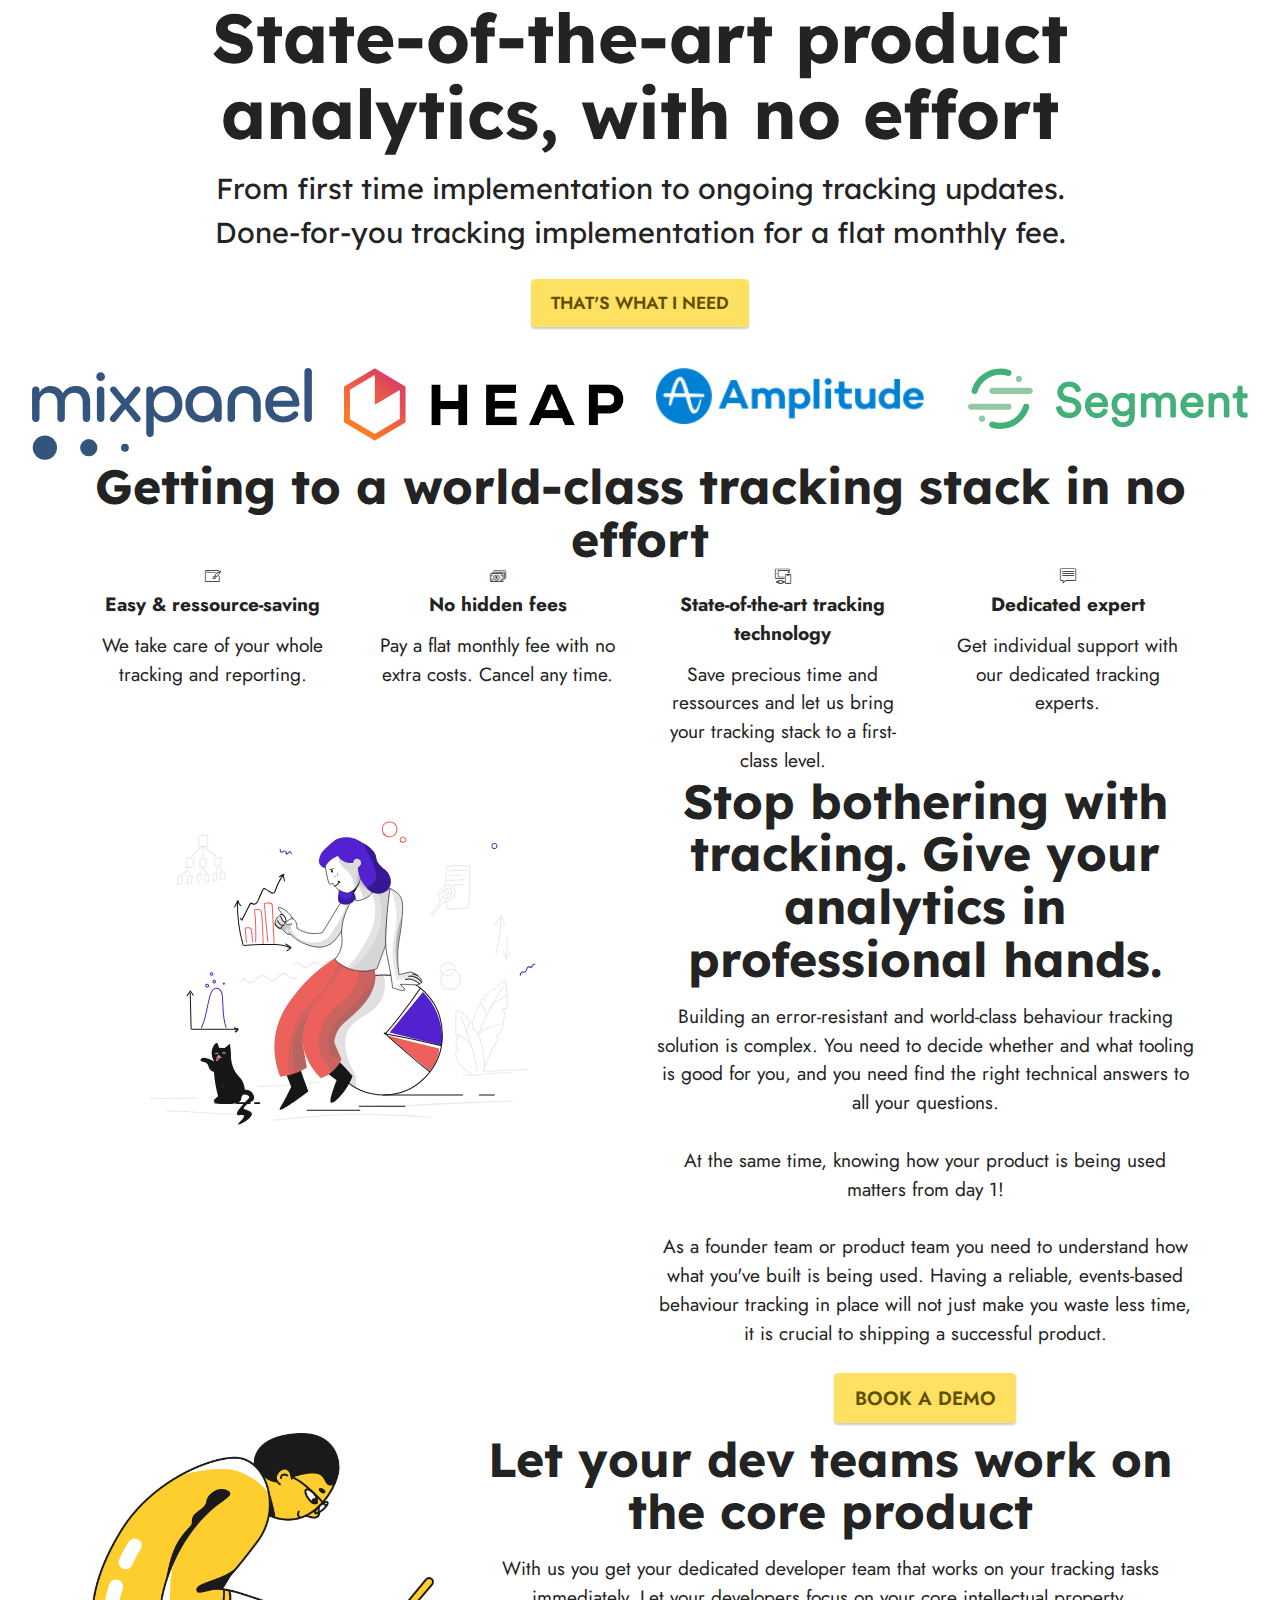
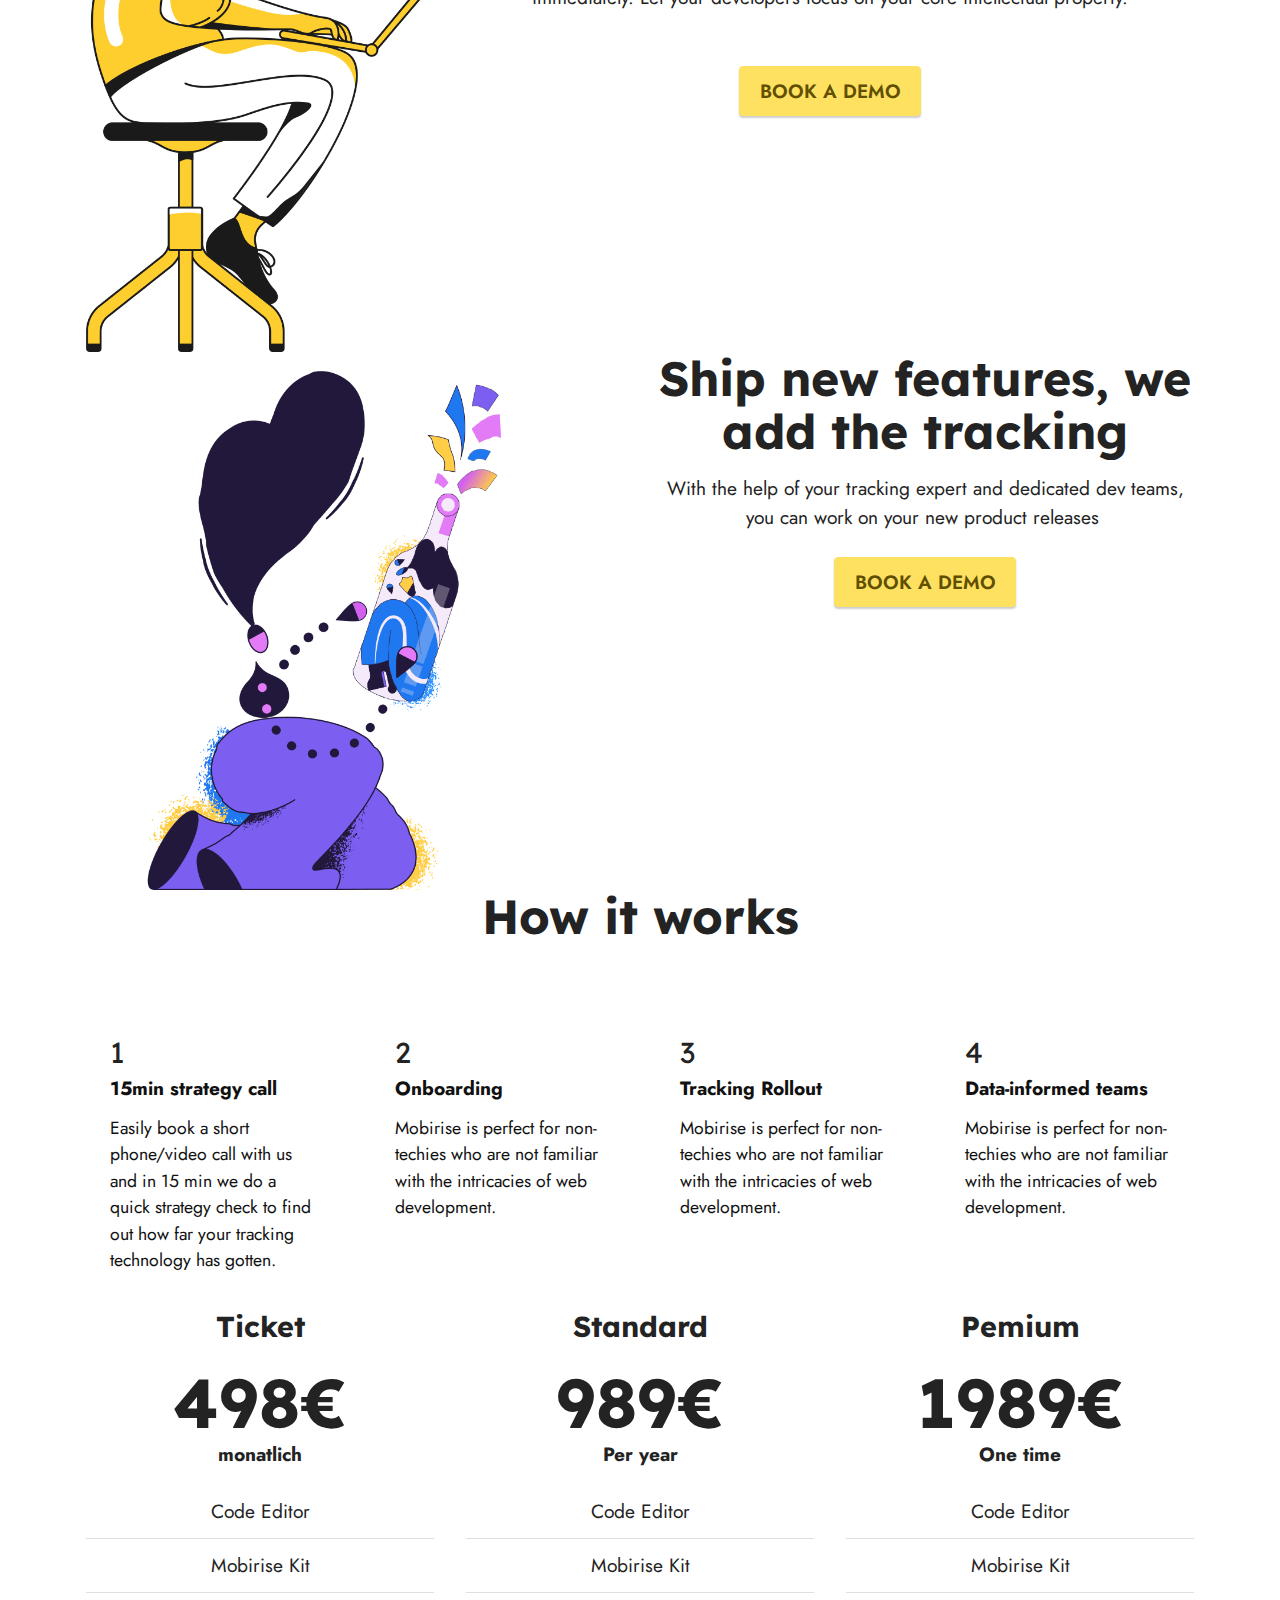
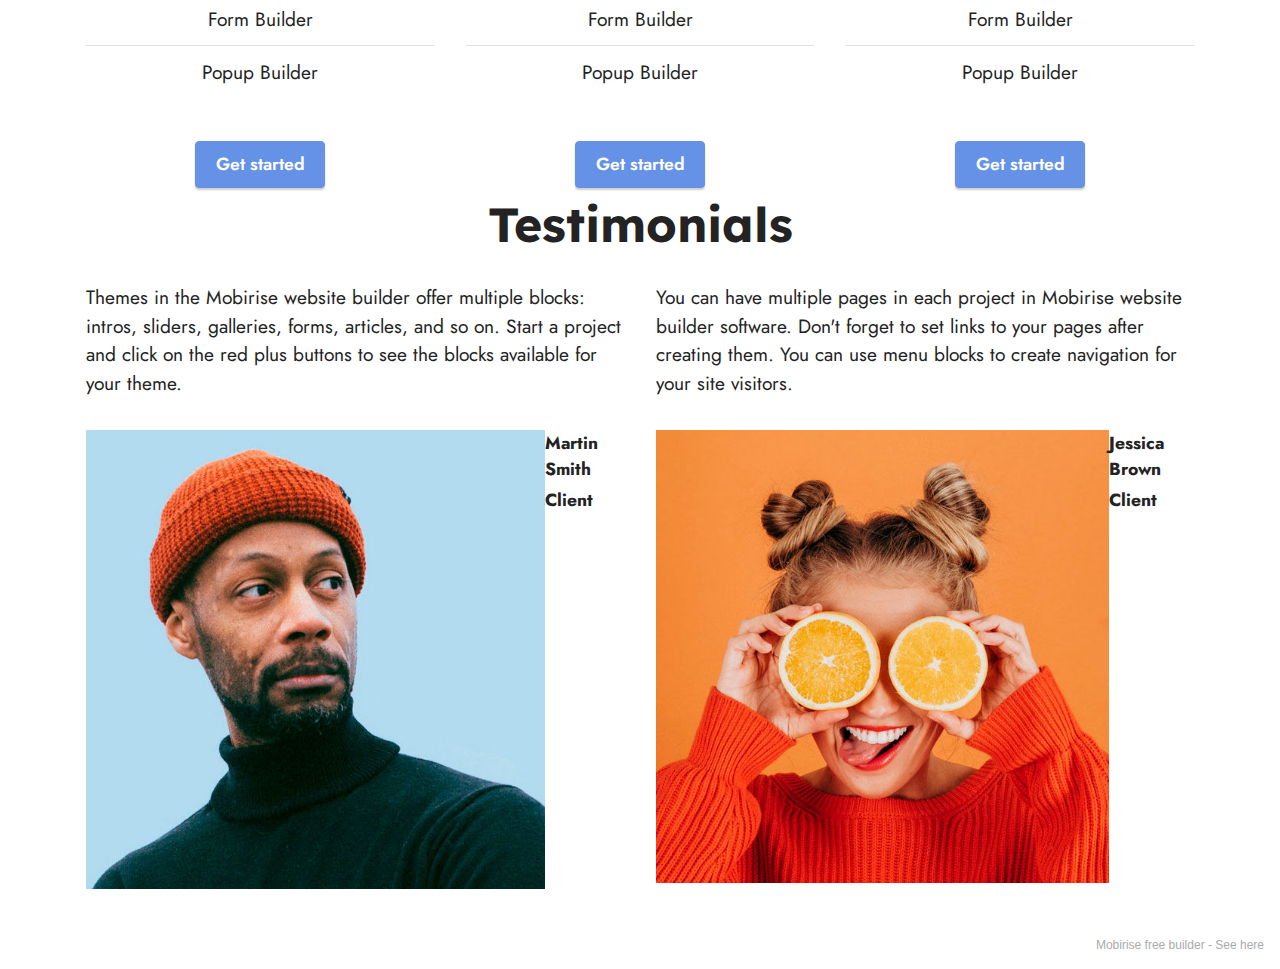
<file: index.html>
<!DOCTYPE html>
<html  >
<head>
  <!-- Site made with Mobirise Website Builder v5.2.0, https://mobirise.com -->
  <meta charset="UTF-8">
  <meta http-equiv="X-UA-Compatible" content="IE=edge">
  <meta name="generator" content="Mobirise v5.2.0, mobirise.com">
  <meta name="viewport" content="width=device-width, initial-scale=1, minimum-scale=1">
  <link rel="shortcut icon" href="assets/images/logo5.png" type="image/x-icon">
  <meta name="description" content="">
  
  
  <title>Home</title>
  <link rel="stylesheet" href="assets/web/assets/mobirise-icons2/mobirise2.css">
  <link rel="stylesheet" href="assets/web/assets/mobirise-icons/mobirise-icons.css">
  <link rel="stylesheet" href="assets/tether/tether.min.css">
  <link rel="stylesheet" href="assets/bootstrap/css/bootstrap.min.css">
  <link rel="stylesheet" href="assets/bootstrap/css/bootstrap-grid.min.css">
  <link rel="stylesheet" href="assets/bootstrap/css/bootstrap-reboot.min.css">
  <link rel="stylesheet" href="assets/theme/css/style.css">
  <link rel="preload" as="style" href="assets/mobirise/css/mbr-additional.css"><link rel="stylesheet" href="assets/mobirise/css/mbr-additional.css" type="text/css">
  
  
  
  
</head>
<body>
  
  <section class="header10 cid-st36Om0r8w" id="header10-0">

    

    

    <div class="align-center container-fluid">
        <div class="row justify-content-center">
            <div class="col-md-12 col-lg-9">
                <h1 class="mbr-section-title mbr-fonts-style mb-3 display-1"><strong>State-of-the-art product analytics, with no effort</strong></h1>
                <p class="mbr-text mbr-fonts-style display-5">From first time implementation to ongoing tracking updates. Done-for-you tracking implementation for a flat monthly fee.</p>
                <div class="mbr-section-btn mt-3"><a class="btn btn-warning display-4" href="https://calendly.com/christianseidel-cs/introduction" target="_blank">THAT'S WHAT I NEED</a></div>
                
            </div>
        </div>
    </div>
</section>

<section class="clients1 cid-st3fCivnCj" id="clients1-1">
    
    <div class="images-container container-fluid">
        <div class="mbr-section-head">
            
            
            
        </div>
        <div class="row justify-content-center mt-4">
            <div class="col-md-3 card">
                <img src="assets/images/mixpanel.svg" alt="">
            </div>
            <div class="col-md-3 card">
                <img src="assets/images/heap-logo.png" alt="">
            </div>
            <div class="col-md-3 card">
                <img src="assets/images/256px-amplitude-logo.svg.png" alt="">
            </div>
            <div class="col-md-3 card">
                <img src="assets/images/segment-vector-logo-2.svg" alt="">
            </div>
            
            
            
            
        </div>
    </div>
</section>

<section class="features1 cid-st3gZe4oXg" id="features1-2">
    

    
    <div class="container">
        <div class="row">
            <div class="col-12">
                <h3 class="mbr-section-title mbr-fonts-style align-center mb-0 display-2">
                    <strong>Getting to a world-class tracking stack in no effort</strong></h3>
                
            </div>
        </div>
        <div class="row">
            <div class="card col-12 col-md-6 col-lg-3">
                <div class="card-wrapper">
                    <div class="card-box align-center">
                        <div class="iconfont-wrapper">
                            <span class="mbr-iconfont mbri-website-theme"></span>
                        </div>
                        <h5 class="card-title mbr-fonts-style display-7"><strong>Easy &amp; ressource-saving</strong></h5>
                        <p class="card-text mbr-fonts-style display-7">We take care of your whole tracking and reporting.</p>
                    </div>
                </div>
            </div>
            <div class="card col-12 col-md-6 col-lg-3">
                <div class="card-wrapper">
                    <div class="card-box align-center">
                        <div class="iconfont-wrapper">
                            <span class="mbr-iconfont mbri-cash"></span>
                        </div>
                        <h5 class="card-title mbr-fonts-style display-7"><strong>No hidden fees</strong></h5>
                        <p class="card-text mbr-fonts-style display-7">Pay a flat monthly fee with no extra costs. Cancel any time.</p>
                    </div>
                </div>
            </div>
            <div class="card col-12 col-md-6 col-lg-3">
                <div class="card-wrapper">
                    <div class="card-box align-center">
                        <div class="iconfont-wrapper">
                            <span class="mbr-iconfont mbri-devices"></span>
                        </div>
                        <h5 class="card-title mbr-fonts-style display-7"><strong>State-of-the-art tracking technology</strong></h5>
                        <p class="card-text mbr-fonts-style display-7">Save precious time and ressources and let us bring your tracking stack to a first-class level.</p>
                    </div>
                </div>
            </div>
            <div class="card col-12 col-md-6 col-lg-3">
                <div class="card-wrapper">
                    <div class="card-box align-center">
                        <div class="iconfont-wrapper">
                            <span class="mbr-iconfont mbri-chat"></span>
                        </div>
                        <h5 class="card-title mbr-fonts-style display-7"><strong>Dedicated expert</strong></h5>
                        <p class="card-text mbr-fonts-style display-7">Get individual support with our dedicated tracking experts.</p>
                    </div>
                </div>
            </div>
        </div>
    </div>
</section>

<section class="header11 cid-st3oOfllPC" id="header11-5">

    

    

    <div class="container">
        <div class="row justify-content-center">
            <div class="col-12 col-md-6 image-wrapper">
                <img class="w-100" src="assets/images/pixeltrue-data-analyse-1.svg" alt="Mobirise">
            </div>
            <div class="col-12 col-md">
                <div class="text-wrapper text-center">
                    <h1 class="mbr-section-title mbr-fonts-style mb-3 display-2"><strong>Stop bothering with tracking. Give your analytics in professional hands.</strong><strong><br></strong></h1>
                    <p class="mbr-text mbr-fonts-style display-7">Building an error-resistant and world-class behaviour tracking solution is complex. You need to decide whether and what tooling is good for you, and you need find the right technical answers to all your questions.<br><br>At the same time, knowing how your product is being used matters from day 1!<br><br>As a founder team or product team you need to understand how what you've built is being used. Having a reliable, events-based behaviour tracking in place will not just make you waste less time, it is crucial to shipping a successful product.</p>
                    <div class="mbr-section-btn mt-3"><a class="btn btn-warning display-7" href="https://mobiri.se">BOOK A DEMO</a></div>
                </div>
            </div>
        </div>
    </div>
</section>

<section class="header11 cid-st3scWpS1b" id="header11-7">

    

    

    <div class="container">
        <div class="row justify-content-center">
            <div class="col-12 col-md-4 image-wrapper">
                <img class="w-100" src="assets/images/taxi-579.png" alt="Mobirise">
            </div>
            <div class="col-12 col-md">
                <div class="text-wrapper text-center">
                    <h1 class="mbr-section-title mbr-fonts-style mb-3 display-2"><strong>Let your dev teams work on the core product</strong></h1>
                    <p class="mbr-text mbr-fonts-style display-7">With us you get your dedicated developer team that works on your tracking tasks immediately. Let your developers focus on your core intellectual property.<br><br></p>
                    <div class="mbr-section-btn mt-3"><a class="btn btn-warning display-7" href="https://mobiri.se">BOOK A DEMO</a></div>
                </div>
            </div>
        </div>
    </div>
</section>

<section class="header11 cid-st3tDB5MB9" id="header11-8">

    

    

    <div class="container">
        <div class="row justify-content-center">
            <div class="col-12 col-md-6 image-wrapper">
                <img class="w-100" src="assets/images/conifer-243.png" alt="Mobirise">
            </div>
            <div class="col-12 col-md">
                <div class="text-wrapper text-center">
                    <h1 class="mbr-section-title mbr-fonts-style mb-3 display-2"><strong>Ship new features, we add the tracking</strong></h1>
                    <p class="mbr-text mbr-fonts-style display-7">With the help of your tracking expert and dedicated dev teams, you can work on your new product releases&nbsp;</p>
                    <div class="mbr-section-btn mt-3"><a class="btn btn-warning display-7" href="https://mobiri.se">BOOK A DEMO</a></div>
                </div>
            </div>
        </div>
    </div>
</section>

<section class="features23 cid-st3xB3r0dS" id="features24-9">

    
    
    <div class="container">
        <div class="row justify-content-center">
            <div class="col-12">
                <div class="card-wrapper mb-4">
                    <div class="card-box align-center">
                        <h4 class="card-title mbr-fonts-style mb-4 display-2">
                            <strong>How it works</strong></h4>
                        
                        
                    </div>
                </div>
            </div>
            <div class="col-12 col-md-6 col-lg-3">
                <div class="item first mbr-flex p-4">
                    <div class="icon-wrap w-100">
                        <div class="icon-box">
                            <span class="step-number mbr-fonts-style display-5">1</span>
                        </div>
                    </div>

                    <div class="text-box">
                        <h4 class="icon-title card-title mbr-black mbr-fonts-style display-7">
                            <strong>15min strategy call</strong></h4>
                        <h5 class="mbr-text mbr-black mbr-fonts-style display-4">Easily book a short phone/video call with us and in 15 min we do a quick strategy check to find out how far your tracking technology has gotten.</h5>
                    </div>
                </div>
                <!-- <span mbr-icon class="mbr-iconfont mobi-mbri-devices mobi-mbri"></span> -->
            </div>
            <div class="col-12 col-md-6 col-lg-3">
                <div class="item mbr-flex p-4">
                    <div class="icon-wrap w-100">
                        <div class="icon-box">
                            <span class="step-number mbr-fonts-style display-5">2</span>
                        </div>
                    </div>
                    <div class="text-box">
                        <h4 class="icon-title card-title mbr-black mbr-fonts-style display-7">
                            <strong>Onboarding</strong></h4>
                        <h5 class="mbr-text mbr-black mbr-fonts-style display-4">Mobirise is perfect for non-techies who
                            are not familiar
                            with
                            the intricacies of web development.</h5>
                    </div>
                </div>
            </div>
            <div class="col-12 col-md-6 col-lg-3">
                <div class="item mbr-flex p-4">
                    <div class="icon-wrap w-100">
                        <div class="icon-box">
                            <span class="step-number mbr-fonts-style display-5">3</span>
                        </div>
                    </div>
                    <div class="text-box">
                        <h4 class="icon-title card-title mbr-black mbr-fonts-style display-7">
                            <strong>Tracking Rollout</strong></h4>
                        <h5 class="mbr-text mbr-black mbr-fonts-style display-4">Mobirise is perfect for non-techies who
                            are not familiar
                            with
                            the intricacies of web development.</h5>
                    </div>
                </div>
            </div>
            <div class="col-12 col-md-6 col-lg-3">
                <div class="item mbr-flex p-4">
                    <div class="icon-wrap w-100">
                        <div class="icon-box">
                            <span class="step-number mbr-fonts-style display-5">4</span>
                        </div>
                    </div>
                    <div class="text-box">
                        <h4 class="icon-title card-title mbr-black mbr-fonts-style display-7">
                            <strong>Data-informed teams</strong></h4>
                        <h5 class="mbr-text mbr-black mbr-fonts-style display-4">Mobirise is perfect for non-techies who
                            are not familiar
                            with
                            the intricacies of web development.</h5>
                    </div>
                </div>
            </div>
            
            
            
            
        </div>
    </div>
</section>

<section class="pricing2 cid-st3yNJG6GM" id="pricing2-a">
    

    
    <div class="container">
        <div class="row justify-content-center">
            <div class="col-12 col-md-6 align-center col-lg-4">
                <div class="plan">
                    <div class="plan-header">
                        <h6 class="plan-title mbr-fonts-style mb-3 display-5">
                            <strong>Ticket</strong></h6>
                        <div class="plan-price">
                            <p class="price mbr-fonts-style m-0 display-1"><strong>498€</strong></p>
                            <p class="price-term mbr-fonts-style mb-3 display-7"><strong>monatlich</strong></p>
                        </div>
                    </div>
                    <div class="plan-body">
                        <div class="plan-list mb-4">
                            <ul class="list-group mbr-fonts-style list-group-flush display-7">
                                <li class="list-group-item">Code Editor
                                </li><li class="list-group-item">Mobirise Kit
                                </li><li class="list-group-item">Form Builder
                                </li><li class="list-group-item">Popup Builder</li>
                            </ul>
                        </div>
                        <div class="mbr-section-btn text-center">
                            <a href="https://mobiri.se" class="btn btn-primary display-4">Get started</a>
                        </div>
                    </div>
                </div>
            </div>
            <div class="col-12 col-md-6 align-center col-lg-4">
                <div class="plan">
                    <div class="plan-header">
                        <h6 class="plan-title mbr-fonts-style mb-3 display-5">
                            <strong>Standard</strong></h6>
                        <div class="plan-price">
                            <p class="price mbr-fonts-style m-0 display-1"><strong>989€</strong></p>
                            <p class="price-term mbr-fonts-style mb-3 display-7"><strong>Per year</strong>
                            </p>
                        </div>
                    </div>
                    <div class="plan-body">
                        <div class="plan-list mb-4">
                            <ul class="list-group mbr-fonts-style list-group-flush display-7">
                                <li class="list-group-item">Code Editor
                                </li><li class="list-group-item">Mobirise Kit
                                </li><li class="list-group-item">Form Builder
                                </li><li class="list-group-item">Popup Builder</li>
                            </ul>
                        </div>
                        <div class="mbr-section-btn text-center">
                            <a href="https://mobiri.se" class="btn btn-primary display-4">Get started</a>
                        </div>
                    </div>
                </div>
            </div>
            <div class="col-12 col-md-6 align-center col-lg-4">
                <div class="plan">
                    <div class="plan-header">
                        <h6 class="plan-title mbr-fonts-style mb-3 display-5">
                            <strong>Pemium</strong></h6>
                        <div class="plan-price">
                            <p class="price mbr-fonts-style m-0 display-1"><strong>1989€</strong></p>
                            <p class="price-term mbr-fonts-style mb-3 display-7"><strong>One time</strong>
                            </p>
                        </div>
                    </div>
                    <div class="plan-body">
                        <div class="plan-list mb-4">
                            <ul class="list-group mbr-fonts-style list-group-flush display-7">
                                <li class="list-group-item">Code Editor
                                </li><li class="list-group-item">Mobirise Kit
                                </li><li class="list-group-item">Form Builder
                                </li><li class="list-group-item">Popup Builder</li>
                            </ul>
                        </div>
                        <div class="mbr-section-btn text-center">
                            <a href="https://mobiri.se" class="btn btn-primary display-4">Get started</a>
                        </div>
                    </div>
                </div>
            </div>
            
        </div>
    </div>
</section>

<section class="testimonials2 cid-st9wVzyfnh" id="testimonials2-b">
    
    
    <div class="container">
        <h3 class="mbr-section-title mbr-fonts-style align-center mb-4 display-2">
            <strong>Testimonials</strong>
        </h3>
        <div class="row justify-content-center">
            <div class="card col-12 col-md-6">
                <p class="mbr-text mbr-fonts-style mb-4 display-7">Themes in the Mobirise website builder offer multiple blocks: intros, sliders, galleries, forms, articles, and so on. Start a project and click on the red plus buttons to see the blocks available for your theme.</p>
                <div class="d-flex mb-md-0 mb-4">
                    <div class="image-wrapper">
                        <img src="assets/images/team1.jpg" alt="Mobirise">
                    </div>
                    <div class="text-wrapper">
                        <p class="name mbr-fonts-style mb-1 display-4">
                            <strong>Martin Smith</strong>
                        </p>
                        <p class="position mbr-fonts-style display-4">
                            <strong>Client</strong>
                        </p>
                    </div>
                </div>
            </div>
            <div class="card col-12 col-md-6">
                <p class="mbr-text mbr-fonts-style mb-4 display-7">You can have multiple pages in each project in Mobirise website builder software. Don't forget to set links to your pages after creating them. You can use menu blocks to create navigation for your site visitors.</p>
                <div class="d-flex mb-md-0 mb-4">
                    <div class="image-wrapper">
                        <img src="assets/images/team2.jpg" alt="Mobirise">
                    </div>
                    <div class="text-wrapper">
                        <p class="name mbr-fonts-style mb-1 display-4">
                            <strong>Jessica Brown</strong>
                        </p>
                        <p class="position mbr-fonts-style display-4">
                            <strong>Client</strong>
                        </p>
                    </div>
                </div>
            </div>
        </div>
    </div>
</section><section style="background-color: #fff; font-family: -apple-system, BlinkMacSystemFont, 'Segoe UI', 'Roboto', 'Helvetica Neue', Arial, sans-serif; color:#aaa; font-size:12px; padding: 0; align-items: center; display: flex;"><a href="https://mobirise.site/j" style="flex: 1 1; height: 3rem; padding-left: 1rem;"></a><p style="flex: 0 0 auto; margin:0; padding-right:1rem;">Mobirise free builder - <a href="https://mobirise.site/o" style="color:#aaa;">See here</a></p></section><script src="assets/web/assets/jquery/jquery.min.js"></script>  <script src="assets/popper/popper.min.js"></script>  <script src="assets/tether/tether.min.js"></script>  <script src="assets/bootstrap/js/bootstrap.min.js"></script>  <script src="assets/smoothscroll/smooth-scroll.js"></script>  <script src="assets/theme/js/script.js"></script>  
  
  
</body>
</html>
</file>
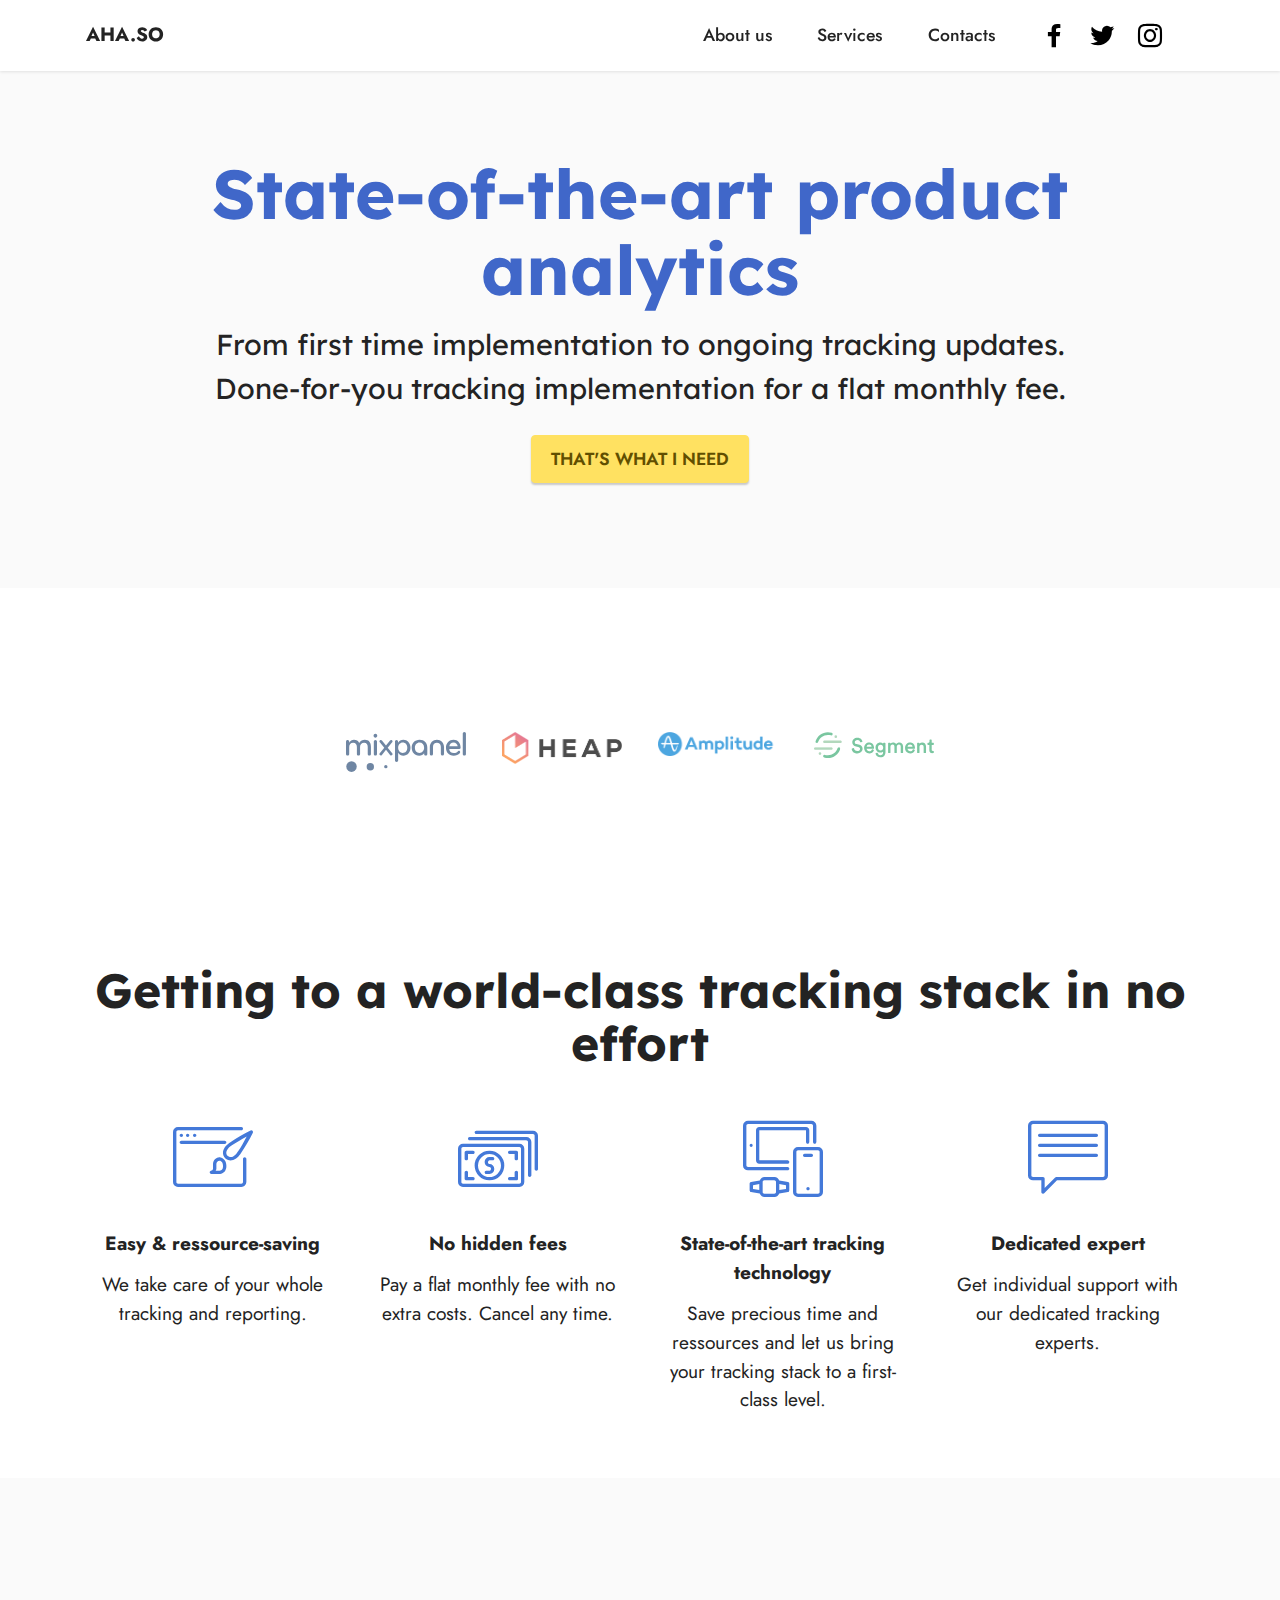
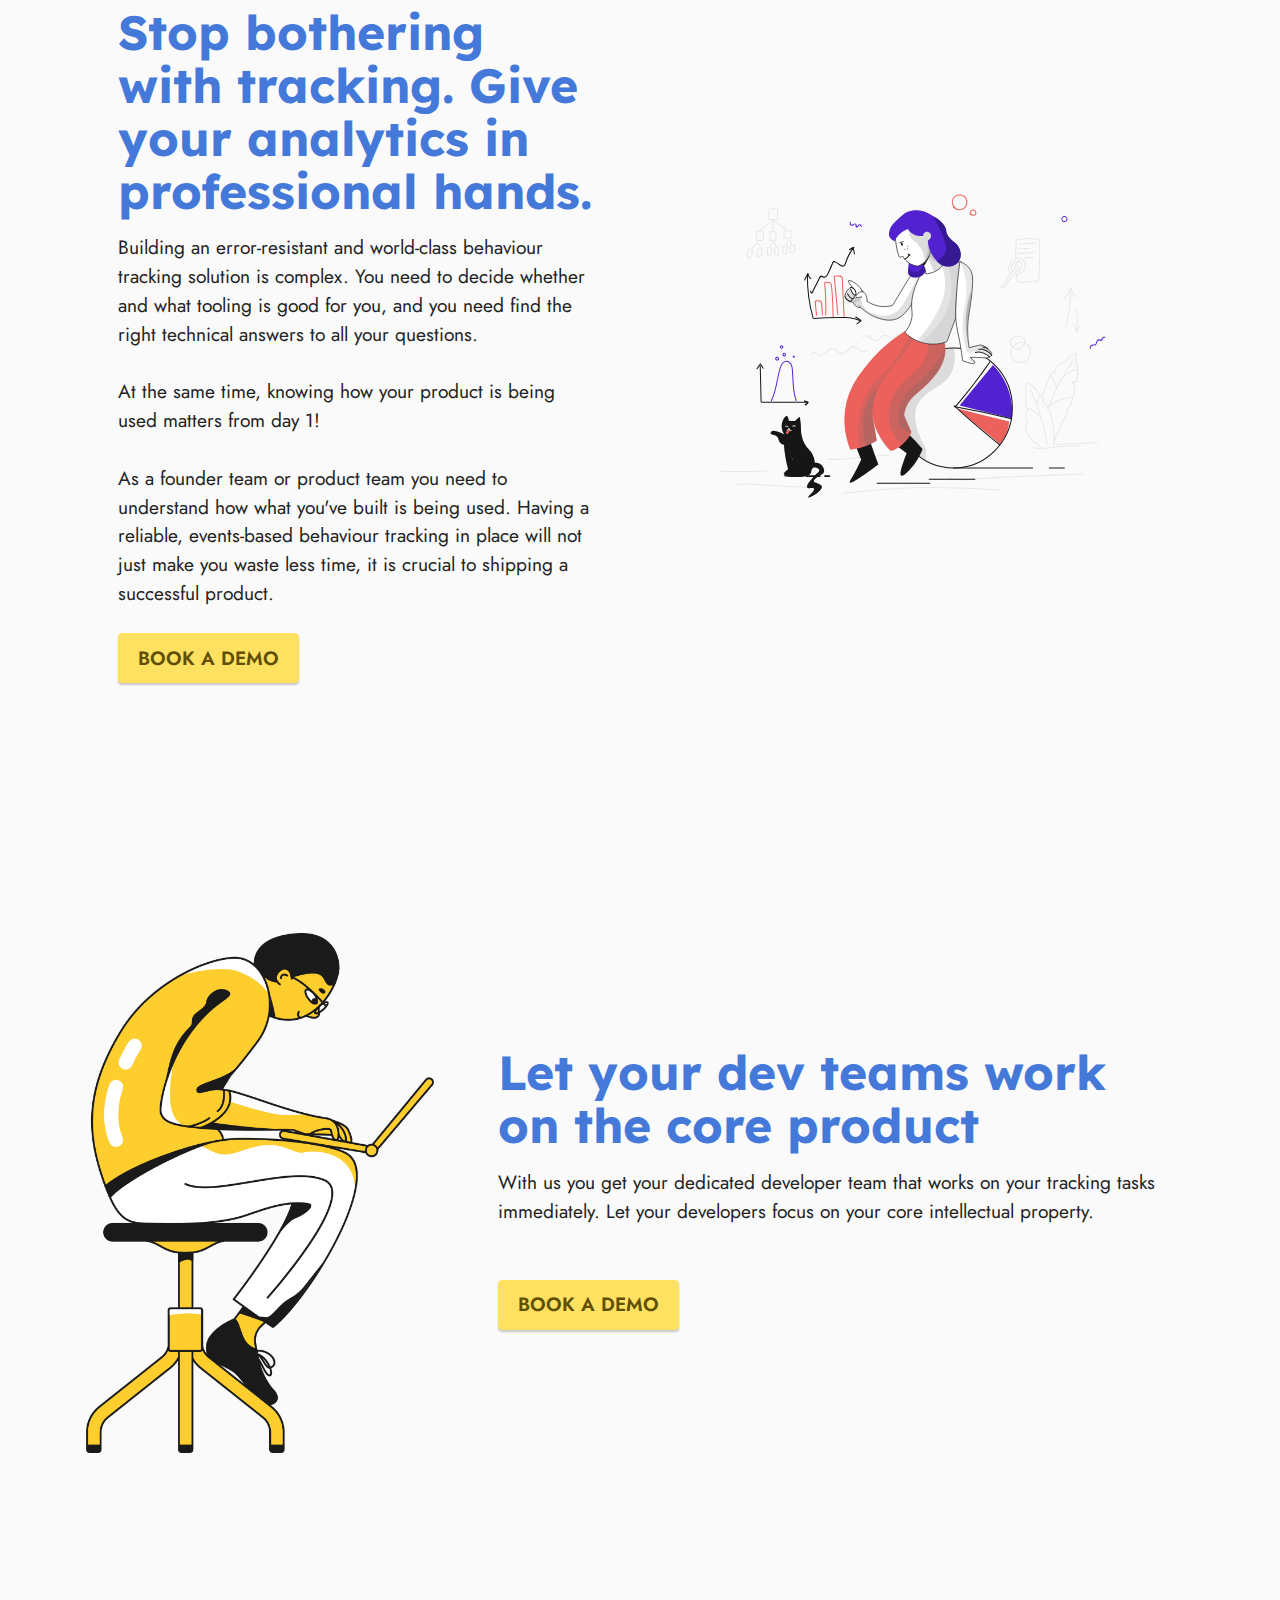
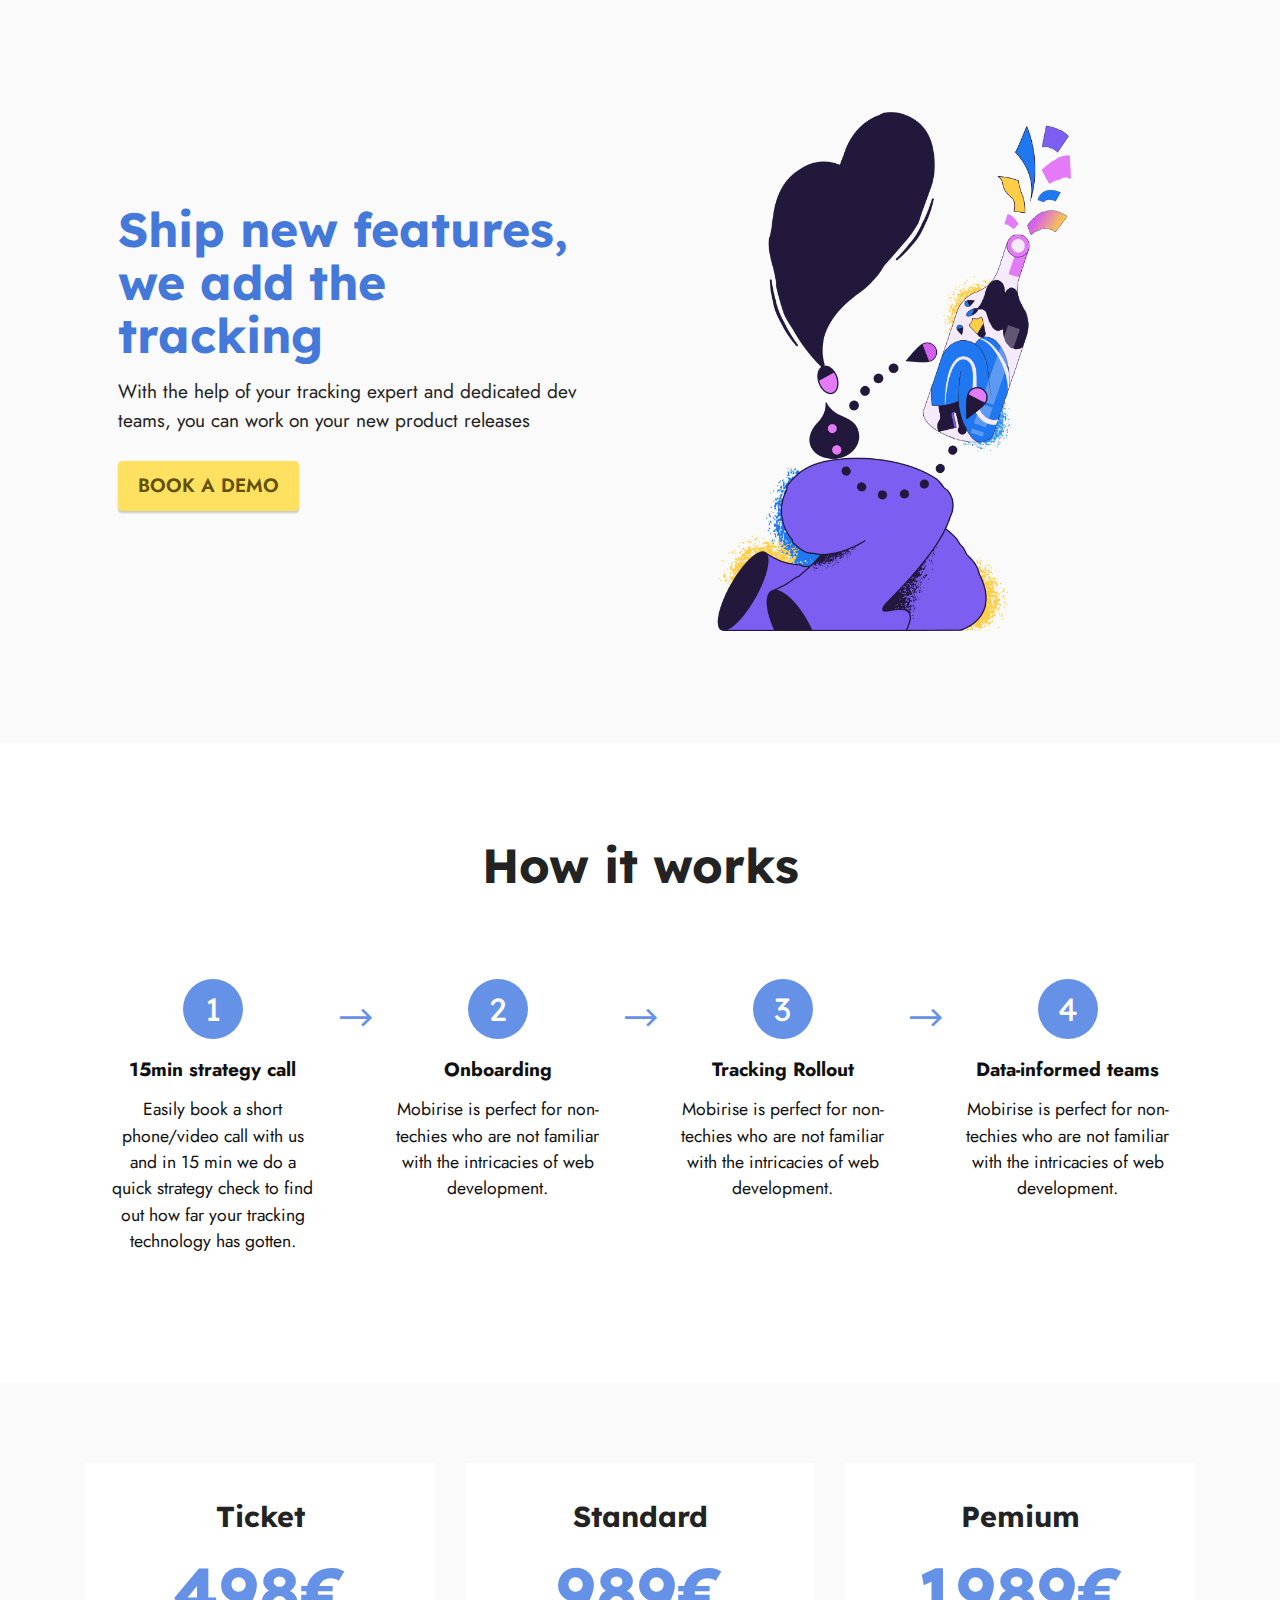
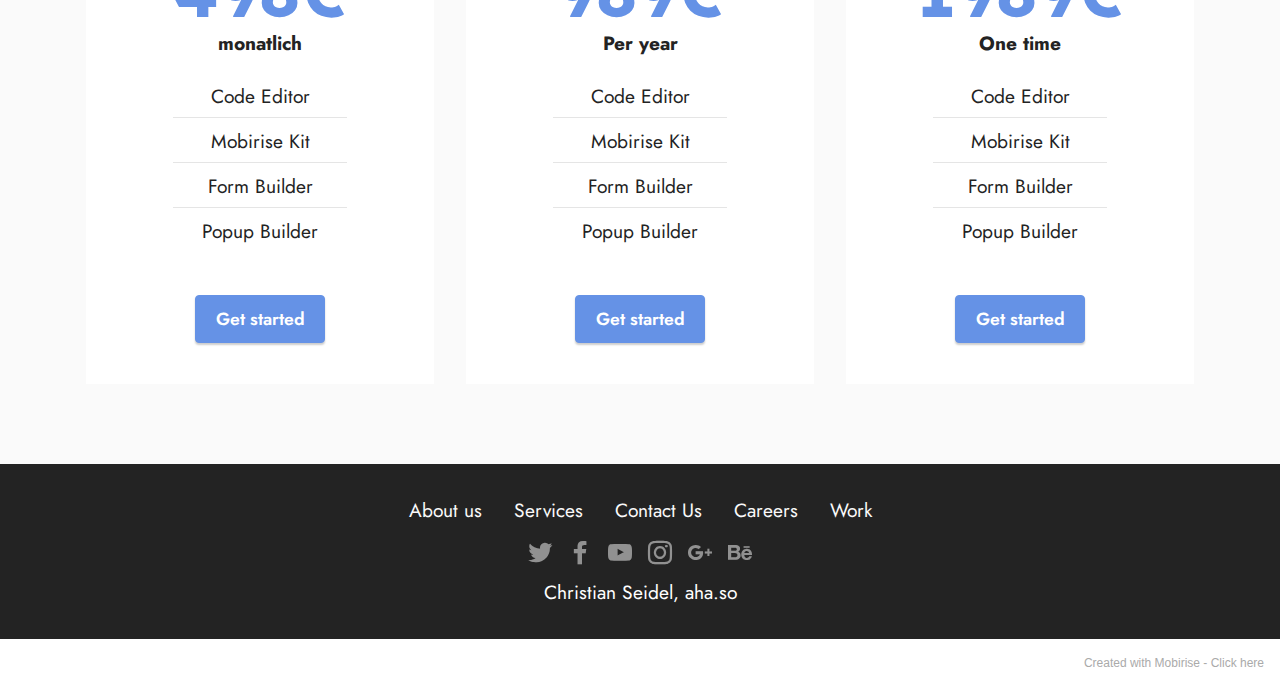
<file: product-tracking-service.html>
<!DOCTYPE html>
<html  >
<head>
  <!-- Site made with Mobirise Website Builder v5.2.0, https://mobirise.com -->
  <meta charset="UTF-8">
  <meta http-equiv="X-UA-Compatible" content="IE=edge">
  <meta name="generator" content="Mobirise v5.2.0, mobirise.com">
  <meta name="viewport" content="width=device-width, initial-scale=1, minimum-scale=1">
  <link rel="shortcut icon" href="assets/images/logo.png" type="image/x-icon">
  <meta name="description" content="">
  
  
  <title>product-tracking-service</title>
  <link rel="stylesheet" href="assets/web/assets/mobirise-icons2/mobirise2.css">
  <link rel="stylesheet" href="assets/web/assets/mobirise-icons/mobirise-icons.css">
  <link rel="stylesheet" href="assets/tether/tether.min.css">
  <link rel="stylesheet" href="assets/bootstrap/css/bootstrap.min.css">
  <link rel="stylesheet" href="assets/bootstrap/css/bootstrap-grid.min.css">
  <link rel="stylesheet" href="assets/bootstrap/css/bootstrap-reboot.min.css">
  <link rel="stylesheet" href="assets/dropdown/css/style.css">
  <link rel="stylesheet" href="assets/socicon/css/styles.css">
  <link rel="stylesheet" href="assets/theme/css/style.css">
  <link rel="preload" as="style" href="assets/mobirise/css/mbr-additional.css"><link rel="stylesheet" href="assets/mobirise/css/mbr-additional.css" type="text/css">
  
  
  
  
</head>
<body>
  
  <section class="menu menu3 cid-st9YiHyCGq" once="menu" id="menu3-u">
    
    <nav class="navbar navbar-dropdown navbar-fixed-top navbar-expand-lg">
        <div class="container">
            <div class="navbar-brand">
                
                <span class="navbar-caption-wrap"><a class="navbar-caption text-black text-primary display-7" href="#">AHA.SO</a></span>
            </div>
            <button class="navbar-toggler" type="button" data-toggle="collapse" data-target="#navbarSupportedContent" aria-controls="navbarNavAltMarkup" aria-expanded="false" aria-label="Toggle navigation">
                <div class="hamburger">
                    <span></span>
                    <span></span>
                    <span></span>
                    <span></span>
                </div>
            </button>
            <div class="collapse navbar-collapse" id="navbarSupportedContent">
                <ul class="navbar-nav nav-dropdown nav-right" data-app-modern-menu="true">
                    <li class="nav-item"><a class="nav-link link text-black display-4" href="https://mobiri.se">
                            About us</a></li>
                    <li class="nav-item"><a class="nav-link link text-black display-4" href="https://mobiri.se">
                            Services</a></li>
                    <li class="nav-item"><a class="nav-link link text-black display-4" href="https://mobiri.se">Contacts</a>
                    </li>
                </ul>
                <div class="icons-menu">
                    <a class="iconfont-wrapper" href="https://mobiri.se" target="_blank">
                        <span class="p-2 mbr-iconfont socicon-facebook socicon"></span>
                    </a>
                    <a class="iconfont-wrapper" href="https://mobiri.se" target="_blank">
                        <span class="p-2 mbr-iconfont socicon-twitter socicon"></span>
                    </a>
                    <a class="iconfont-wrapper" href="https://mobiri.se" target="_blank">
                        <span class="p-2 mbr-iconfont socicon-instagram socicon"></span>
                    </a>
                    
                </div>
                
            </div>
        </div>
    </nav>
</section>

<section class="header10 cid-st9YiEVtgx" id="header10-m">

    

    

    <div class="align-center container-fluid">
        <div class="row justify-content-center">
            <div class="col-md-12 col-lg-9">
                <h1 class="mbr-section-title mbr-fonts-style mb-3 display-1"><strong>State-of-the-art product analytics</strong></h1>
                <p class="mbr-text mbr-fonts-style display-5">From first time implementation to ongoing tracking updates. Done-for-you tracking implementation for a flat monthly fee.</p>
                <div class="mbr-section-btn mt-3"><a class="btn btn-warning display-4" href="https://calendly.com/christianseidel-cs/introduction" target="_blank">THAT'S WHAT I NEED</a></div>
                
            </div>
        </div>
    </div>
</section>

<section class="clients1 cid-st9YiFhNF3" id="clients1-n">
    
    <div class="images-container container-fluid">
        <div class="mbr-section-head">
            
            
            
        </div>
        <div class="row justify-content-center mt-4">
            <div class="col-md-3 card">
                <img src="assets/images/mixpanel.svg" alt="">
            </div>
            <div class="col-md-3 card">
                <img src="assets/images/heap-logo.png" alt="">
            </div>
            <div class="col-md-3 card">
                <img src="assets/images/256px-amplitude-logo.svg.png" alt="">
            </div>
            <div class="col-md-3 card">
                <img src="assets/images/segment-vector-logo-2.svg" alt="">
            </div>
            
            
            
            
        </div>
    </div>
</section>

<section class="features1 cid-st9YiFCZpC" id="features1-o">
    

    
    <div class="container">
        <div class="row">
            <div class="col-12">
                <h3 class="mbr-section-title mbr-fonts-style align-center mb-0 display-2">
                    <strong>Getting to a world-class tracking stack in no effort</strong></h3>
                
            </div>
        </div>
        <div class="row">
            <div class="card col-12 col-md-6 col-lg-3">
                <div class="card-wrapper">
                    <div class="card-box align-center">
                        <div class="iconfont-wrapper">
                            <span class="mbr-iconfont mbri-website-theme"></span>
                        </div>
                        <h5 class="card-title mbr-fonts-style display-7"><strong>Easy &amp; ressource-saving</strong></h5>
                        <p class="card-text mbr-fonts-style display-7">We take care of your whole tracking and reporting.</p>
                    </div>
                </div>
            </div>
            <div class="card col-12 col-md-6 col-lg-3">
                <div class="card-wrapper">
                    <div class="card-box align-center">
                        <div class="iconfont-wrapper">
                            <span class="mbr-iconfont mbri-cash"></span>
                        </div>
                        <h5 class="card-title mbr-fonts-style display-7"><strong>No hidden fees</strong></h5>
                        <p class="card-text mbr-fonts-style display-7">Pay a flat monthly fee with no extra costs. Cancel any time.</p>
                    </div>
                </div>
            </div>
            <div class="card col-12 col-md-6 col-lg-3">
                <div class="card-wrapper">
                    <div class="card-box align-center">
                        <div class="iconfont-wrapper">
                            <span class="mbr-iconfont mbri-devices"></span>
                        </div>
                        <h5 class="card-title mbr-fonts-style display-7"><strong>State-of-the-art tracking technology</strong></h5>
                        <p class="card-text mbr-fonts-style display-7">Save precious time and ressources and let us bring your tracking stack to a first-class level.</p>
                    </div>
                </div>
            </div>
            <div class="card col-12 col-md-6 col-lg-3">
                <div class="card-wrapper">
                    <div class="card-box align-center">
                        <div class="iconfont-wrapper">
                            <span class="mbr-iconfont mbri-chat"></span>
                        </div>
                        <h5 class="card-title mbr-fonts-style display-7"><strong>Dedicated expert</strong></h5>
                        <p class="card-text mbr-fonts-style display-7">Get individual support with our dedicated tracking experts.</p>
                    </div>
                </div>
            </div>
        </div>
    </div>
</section>

<section class="header11 cid-st9YiFXQVP" id="header11-p">

    

    

    <div class="container">
        <div class="row justify-content-center">
            <div class="col-12 col-md-6 image-wrapper">
                <img class="w-100" src="assets/images/pixeltrue-data-analyse-1.svg" alt="Mobirise">
            </div>
            <div class="col-12 col-md">
                <div class="text-wrapper text-center">
                    <h1 class="mbr-section-title mbr-fonts-style mb-3 display-2"><strong>Stop bothering with tracking. Give your analytics in professional hands.</strong><strong><br></strong></h1>
                    <p class="mbr-text mbr-fonts-style display-7">Building an error-resistant and world-class behaviour tracking solution is complex. You need to decide whether and what tooling is good for you, and you need find the right technical answers to all your questions.<br><br>At the same time, knowing how your product is being used matters from day 1!<br><br>As a founder team or product team you need to understand how what you've built is being used. Having a reliable, events-based behaviour tracking in place will not just make you waste less time, it is crucial to shipping a successful product.</p>
                    <div class="mbr-section-btn mt-3"><a class="btn btn-warning display-7" href="https://mobiri.se">BOOK A DEMO</a></div>
                </div>
            </div>
        </div>
    </div>
</section>

<section class="header11 cid-st9YiGch65" id="header11-q">

    

    

    <div class="container">
        <div class="row justify-content-center">
            <div class="col-12 col-md-4 image-wrapper">
                <img class="w-100" src="assets/images/taxi-579.png" alt="Mobirise">
            </div>
            <div class="col-12 col-md">
                <div class="text-wrapper text-center">
                    <h1 class="mbr-section-title mbr-fonts-style mb-3 display-2"><strong>Let your dev teams work on the core product</strong></h1>
                    <p class="mbr-text mbr-fonts-style display-7">With us you get your dedicated developer team that works on your tracking tasks immediately. Let your developers focus on your core intellectual property.<br><br></p>
                    <div class="mbr-section-btn mt-3"><a class="btn btn-warning display-7" href="https://mobiri.se">BOOK A DEMO</a></div>
                </div>
            </div>
        </div>
    </div>
</section>

<section class="header11 cid-st9YiGnsFc" id="header11-r">

    

    

    <div class="container">
        <div class="row justify-content-center">
            <div class="col-12 col-md-6 image-wrapper">
                <img class="w-100" src="assets/images/conifer-243.png" alt="Mobirise">
            </div>
            <div class="col-12 col-md">
                <div class="text-wrapper text-center">
                    <h1 class="mbr-section-title mbr-fonts-style mb-3 display-2"><strong>Ship new features, we add the tracking</strong></h1>
                    <p class="mbr-text mbr-fonts-style display-7">With the help of your tracking expert and dedicated dev teams, you can work on your new product releases&nbsp;</p>
                    <div class="mbr-section-btn mt-3"><a class="btn btn-warning display-7" href="https://mobiri.se">BOOK A DEMO</a></div>
                </div>
            </div>
        </div>
    </div>
</section>

<section class="features23 cid-st9YiGAeSZ" id="features24-s">

    
    
    <div class="container">
        <div class="row justify-content-center">
            <div class="col-12">
                <div class="card-wrapper mb-4">
                    <div class="card-box align-center">
                        <h4 class="card-title mbr-fonts-style mb-4 display-2">
                            <strong>How it works</strong></h4>
                        
                        
                    </div>
                </div>
            </div>
            <div class="col-12 col-md-6 col-lg-3">
                <div class="item first mbr-flex p-4">
                    <div class="icon-wrap w-100">
                        <div class="icon-box">
                            <span class="step-number mbr-fonts-style display-5">1</span>
                        </div>
                    </div>

                    <div class="text-box">
                        <h4 class="icon-title card-title mbr-black mbr-fonts-style display-7">
                            <strong>15min strategy call</strong></h4>
                        <h5 class="mbr-text mbr-black mbr-fonts-style display-4">Easily book a short phone/video call with us and in 15 min we do a quick strategy check to find out how far your tracking technology has gotten.</h5>
                    </div>
                </div>
                <!-- <span mbr-icon class="mbr-iconfont mobi-mbri-devices mobi-mbri"></span> -->
            </div>
            <div class="col-12 col-md-6 col-lg-3">
                <div class="item mbr-flex p-4">
                    <div class="icon-wrap w-100">
                        <div class="icon-box">
                            <span class="step-number mbr-fonts-style display-5">2</span>
                        </div>
                    </div>
                    <div class="text-box">
                        <h4 class="icon-title card-title mbr-black mbr-fonts-style display-7">
                            <strong>Onboarding</strong></h4>
                        <h5 class="mbr-text mbr-black mbr-fonts-style display-4">Mobirise is perfect for non-techies who
                            are not familiar
                            with
                            the intricacies of web development.</h5>
                    </div>
                </div>
            </div>
            <div class="col-12 col-md-6 col-lg-3">
                <div class="item mbr-flex p-4">
                    <div class="icon-wrap w-100">
                        <div class="icon-box">
                            <span class="step-number mbr-fonts-style display-5">3</span>
                        </div>
                    </div>
                    <div class="text-box">
                        <h4 class="icon-title card-title mbr-black mbr-fonts-style display-7">
                            <strong>Tracking Rollout</strong></h4>
                        <h5 class="mbr-text mbr-black mbr-fonts-style display-4">Mobirise is perfect for non-techies who
                            are not familiar
                            with
                            the intricacies of web development.</h5>
                    </div>
                </div>
            </div>
            <div class="col-12 col-md-6 col-lg-3">
                <div class="item mbr-flex p-4">
                    <div class="icon-wrap w-100">
                        <div class="icon-box">
                            <span class="step-number mbr-fonts-style display-5">4</span>
                        </div>
                    </div>
                    <div class="text-box">
                        <h4 class="icon-title card-title mbr-black mbr-fonts-style display-7">
                            <strong>Data-informed teams</strong></h4>
                        <h5 class="mbr-text mbr-black mbr-fonts-style display-4">Mobirise is perfect for non-techies who
                            are not familiar
                            with
                            the intricacies of web development.</h5>
                    </div>
                </div>
            </div>
            
            
            
            
        </div>
    </div>
</section>

<section class="pricing2 cid-st9YiH9Ffh" id="pricing2-t">
    

    
    <div class="container">
        <div class="row justify-content-center">
            <div class="col-12 col-md-6 align-center col-lg-4">
                <div class="plan">
                    <div class="plan-header">
                        <h6 class="plan-title mbr-fonts-style mb-3 display-5">
                            <strong>Ticket</strong></h6>
                        <div class="plan-price">
                            <p class="price mbr-fonts-style m-0 display-1"><strong>498€</strong></p>
                            <p class="price-term mbr-fonts-style mb-3 display-7"><strong>monatlich</strong></p>
                        </div>
                    </div>
                    <div class="plan-body">
                        <div class="plan-list mb-4">
                            <ul class="list-group mbr-fonts-style list-group-flush display-7">
                                <li class="list-group-item">Code Editor
                                </li><li class="list-group-item">Mobirise Kit
                                </li><li class="list-group-item">Form Builder
                                </li><li class="list-group-item">Popup Builder</li>
                            </ul>
                        </div>
                        <div class="mbr-section-btn text-center">
                            <a href="https://mobiri.se" class="btn btn-primary display-4">Get started</a>
                        </div>
                    </div>
                </div>
            </div>
            <div class="col-12 col-md-6 align-center col-lg-4">
                <div class="plan">
                    <div class="plan-header">
                        <h6 class="plan-title mbr-fonts-style mb-3 display-5">
                            <strong>Standard</strong></h6>
                        <div class="plan-price">
                            <p class="price mbr-fonts-style m-0 display-1"><strong>989€</strong></p>
                            <p class="price-term mbr-fonts-style mb-3 display-7"><strong>Per year</strong>
                            </p>
                        </div>
                    </div>
                    <div class="plan-body">
                        <div class="plan-list mb-4">
                            <ul class="list-group mbr-fonts-style list-group-flush display-7">
                                <li class="list-group-item">Code Editor
                                </li><li class="list-group-item">Mobirise Kit
                                </li><li class="list-group-item">Form Builder
                                </li><li class="list-group-item">Popup Builder</li>
                            </ul>
                        </div>
                        <div class="mbr-section-btn text-center">
                            <a href="https://mobiri.se" class="btn btn-primary display-4">Get started</a>
                        </div>
                    </div>
                </div>
            </div>
            <div class="col-12 col-md-6 align-center col-lg-4">
                <div class="plan">
                    <div class="plan-header">
                        <h6 class="plan-title mbr-fonts-style mb-3 display-5">
                            <strong>Pemium</strong></h6>
                        <div class="plan-price">
                            <p class="price mbr-fonts-style m-0 display-1"><strong>1989€</strong></p>
                            <p class="price-term mbr-fonts-style mb-3 display-7"><strong>One time</strong>
                            </p>
                        </div>
                    </div>
                    <div class="plan-body">
                        <div class="plan-list mb-4">
                            <ul class="list-group mbr-fonts-style list-group-flush display-7">
                                <li class="list-group-item">Code Editor
                                </li><li class="list-group-item">Mobirise Kit
                                </li><li class="list-group-item">Form Builder
                                </li><li class="list-group-item">Popup Builder</li>
                            </ul>
                        </div>
                        <div class="mbr-section-btn text-center">
                            <a href="https://mobiri.se" class="btn btn-primary display-4">Get started</a>
                        </div>
                    </div>
                </div>
            </div>
            
        </div>
    </div>
</section>

<section class="footer3 cid-st9YB1jUsd" once="footers" id="footer3-v">

    

    

    <div class="container">
        <div class="media-container-row align-center mbr-white">
            <div class="row row-links">
                <ul class="foot-menu">
                    
                    
                    
                    
                    
                <li class="foot-menu-item mbr-fonts-style display-7">
                        <a class="text-white" href="#" target="_blank">About us</a>
                    </li><li class="foot-menu-item mbr-fonts-style display-7">
                        <a class="text-white" href="#" target="_blank">Services</a>
                    </li><li class="foot-menu-item mbr-fonts-style display-7">
                        <a class="text-white" href="#" target="_blank">Contact Us</a>
                    </li><li class="foot-menu-item mbr-fonts-style display-7">
                        <a class="text-white" href="#" target="_blank">Careers</a>
                    </li><li class="foot-menu-item mbr-fonts-style display-7">
                        <a class="text-white" href="#" target="_blank">Work</a>
                    </li></ul>
            </div>
            <div class="row social-row">
                <div class="social-list align-right pb-2">
                    
                    
                    
                    
                    
                    
                <div class="soc-item">
                        <a href="https://twitter.com/mobirise" target="_blank">
                            <span class="socicon-twitter socicon mbr-iconfont mbr-iconfont-social"></span>
                        </a>
                    </div><div class="soc-item">
                        <a href="https://www.facebook.com/pages/Mobirise/1616226671953247" target="_blank">
                            <span class="socicon-facebook socicon mbr-iconfont mbr-iconfont-social"></span>
                        </a>
                    </div><div class="soc-item">
                        <a href="https://www.youtube.com/c/mobirise" target="_blank">
                            <span class="socicon-youtube socicon mbr-iconfont mbr-iconfont-social"></span>
                        </a>
                    </div><div class="soc-item">
                        <a href="https://instagram.com/mobirise" target="_blank">
                            <span class="socicon-instagram socicon mbr-iconfont mbr-iconfont-social"></span>
                        </a>
                    </div><div class="soc-item">
                        <a href="https://plus.google.com/u/0/+Mobirise" target="_blank">
                            <span class="socicon-googleplus socicon mbr-iconfont mbr-iconfont-social"></span>
                        </a>
                    </div><div class="soc-item">
                        <a href="https://www.behance.net/Mobirise" target="_blank">
                            <span class="socicon-behance socicon mbr-iconfont mbr-iconfont-social"></span>
                        </a>
                    </div></div>
            </div>
            <div class="row row-copirayt">
                <p class="mbr-text mb-0 mbr-fonts-style mbr-white align-center display-7">Christian Seidel, aha.so</p>
            </div>
        </div>
    </div>
</section><section style="background-color: #fff; font-family: -apple-system, BlinkMacSystemFont, 'Segoe UI', 'Roboto', 'Helvetica Neue', Arial, sans-serif; color:#aaa; font-size:12px; padding: 0; align-items: center; display: flex;"><a href="https://mobirise.site/d" style="flex: 1 1; height: 3rem; padding-left: 1rem;"></a><p style="flex: 0 0 auto; margin:0; padding-right:1rem;">Created with Mobirise - <a href="https://mobirise.site/l" style="color:#aaa;">Click here</a></p></section><script src="assets/web/assets/jquery/jquery.min.js"></script>  <script src="assets/popper/popper.min.js"></script>  <script src="assets/tether/tether.min.js"></script>  <script src="assets/bootstrap/js/bootstrap.min.js"></script>  <script src="assets/smoothscroll/smooth-scroll.js"></script>  <script src="assets/dropdown/js/nav-dropdown.js"></script>  <script src="assets/dropdown/js/navbar-dropdown.js"></script>  <script src="assets/touchswipe/jquery.touch-swipe.min.js"></script>  <script src="assets/theme/js/script.js"></script>  
  
  
</body>
</html>
</file>
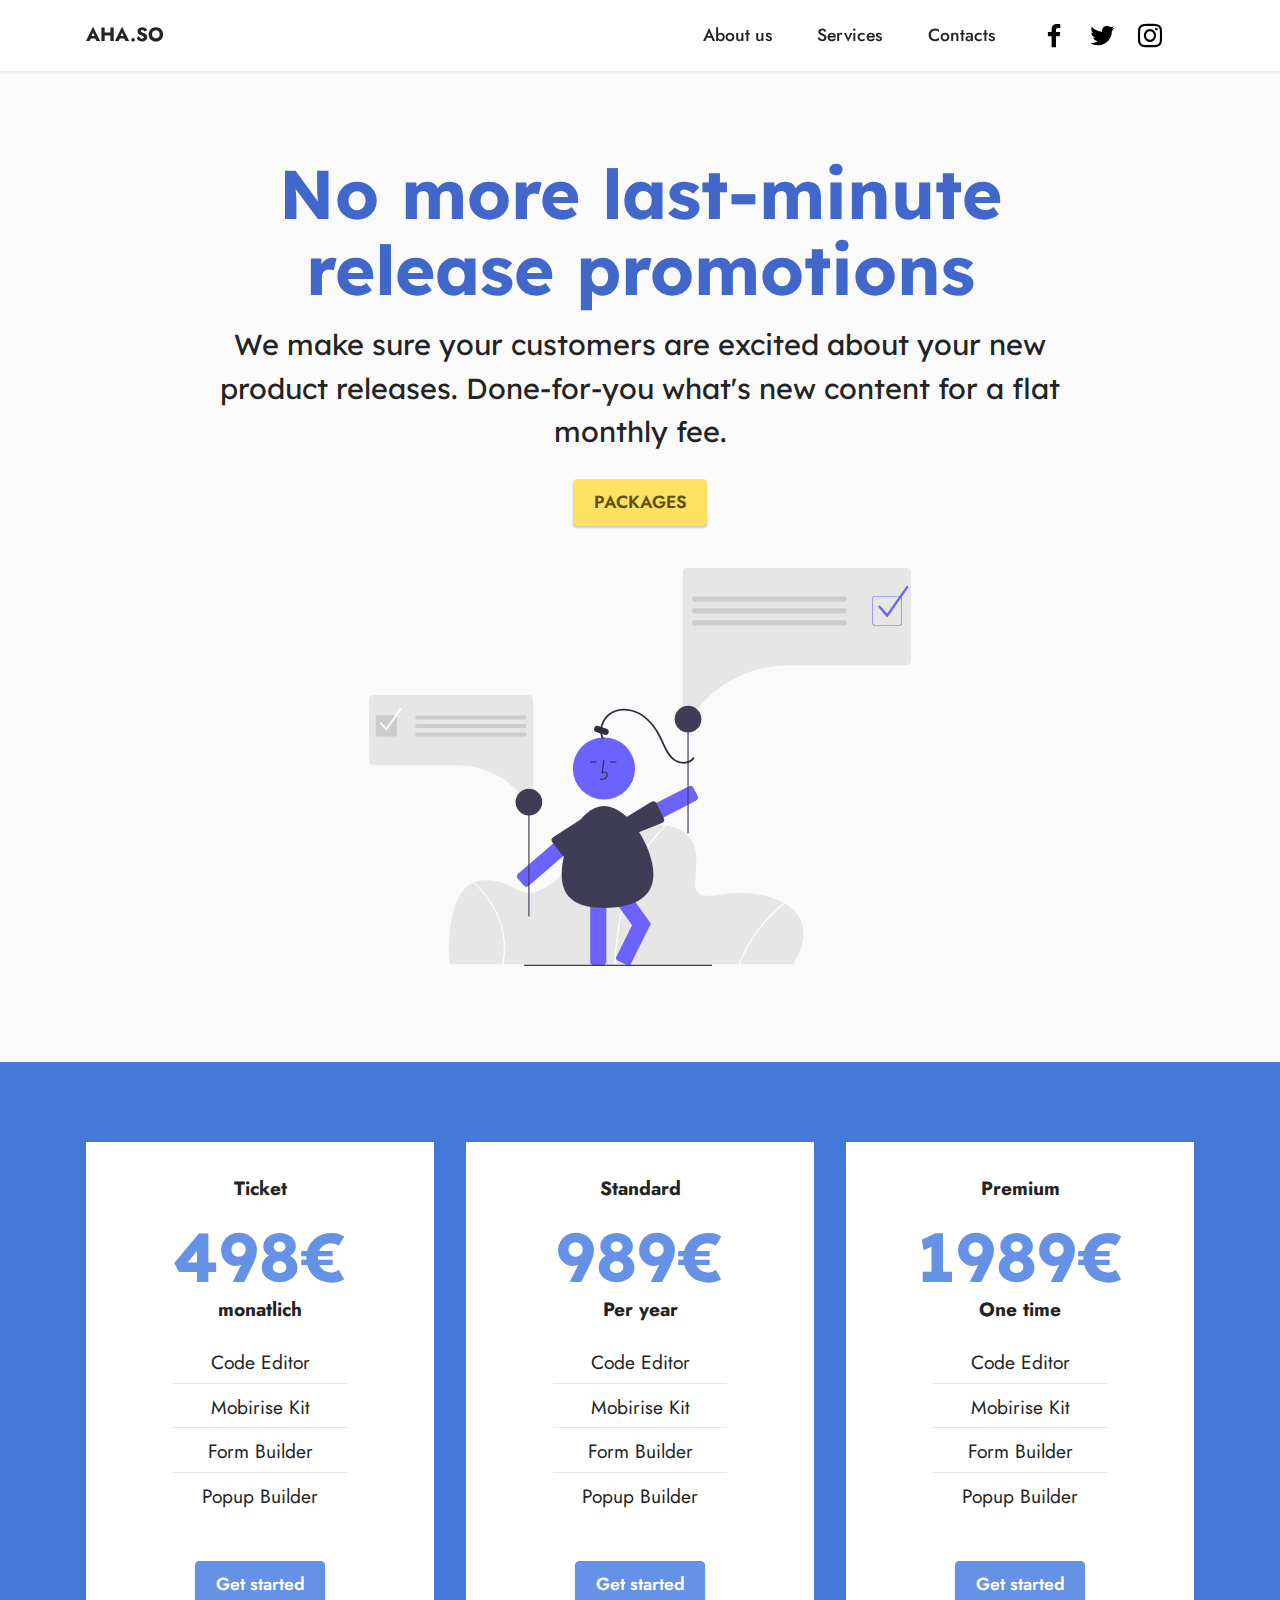
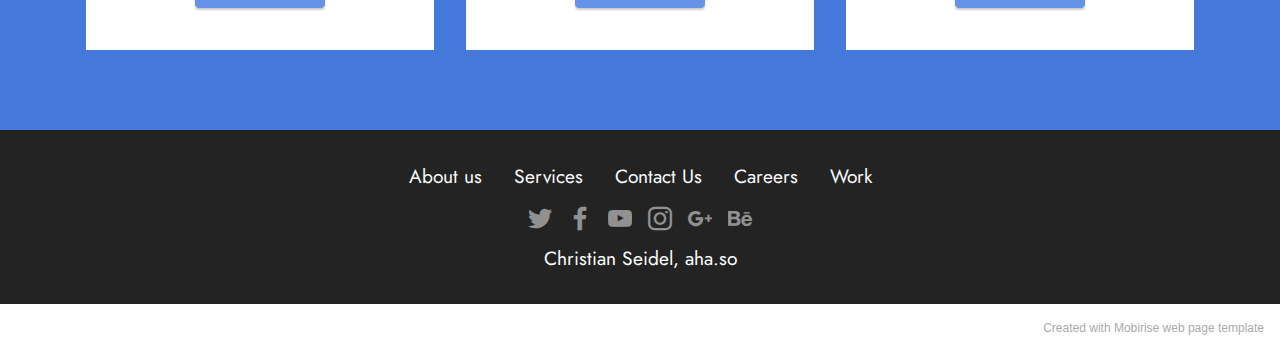
<file: whats-new-product-service.html>
<!DOCTYPE html>
<html  >
<head>
  <!-- Site made with Mobirise Website Builder v5.2.0, https://mobirise.com -->
  <meta charset="UTF-8">
  <meta http-equiv="X-UA-Compatible" content="IE=edge">
  <meta name="generator" content="Mobirise v5.2.0, mobirise.com">
  <meta name="viewport" content="width=device-width, initial-scale=1, minimum-scale=1">
  <link rel="shortcut icon" href="assets/images/logo.png" type="image/x-icon">
  <meta name="description" content="">
  
  
  <title>Done-for-you- product news</title>
  <link rel="stylesheet" href="assets/tether/tether.min.css">
  <link rel="stylesheet" href="assets/bootstrap/css/bootstrap.min.css">
  <link rel="stylesheet" href="assets/bootstrap/css/bootstrap-grid.min.css">
  <link rel="stylesheet" href="assets/bootstrap/css/bootstrap-reboot.min.css">
  <link rel="stylesheet" href="assets/dropdown/css/style.css">
  <link rel="stylesheet" href="assets/socicon/css/styles.css">
  <link rel="stylesheet" href="assets/theme/css/style.css">
  <link rel="preload" as="style" href="assets/mobirise/css/mbr-additional.css"><link rel="stylesheet" href="assets/mobirise/css/mbr-additional.css" type="text/css">
  
  
  
  
</head>
<body>
  
  <section class="menu menu3 cid-st9RNjWxKn" once="menu" id="menu3-k">
    
    <nav class="navbar navbar-dropdown navbar-fixed-top navbar-expand-lg">
        <div class="container">
            <div class="navbar-brand">
                
                <span class="navbar-caption-wrap"><a class="navbar-caption text-black text-primary display-7" href="#">AHA.SO</a></span>
            </div>
            <button class="navbar-toggler" type="button" data-toggle="collapse" data-target="#navbarSupportedContent" aria-controls="navbarNavAltMarkup" aria-expanded="false" aria-label="Toggle navigation">
                <div class="hamburger">
                    <span></span>
                    <span></span>
                    <span></span>
                    <span></span>
                </div>
            </button>
            <div class="collapse navbar-collapse" id="navbarSupportedContent">
                <ul class="navbar-nav nav-dropdown nav-right" data-app-modern-menu="true">
                    <li class="nav-item"><a class="nav-link link text-black display-4" href="https://mobiri.se">
                            About us</a></li>
                    <li class="nav-item"><a class="nav-link link text-black display-4" href="https://mobiri.se">
                            Services</a></li>
                    <li class="nav-item"><a class="nav-link link text-black display-4" href="https://mobiri.se">Contacts</a>
                    </li>
                </ul>
                <div class="icons-menu">
                    <a class="iconfont-wrapper" href="https://mobiri.se" target="_blank">
                        <span class="p-2 mbr-iconfont socicon-facebook socicon"></span>
                    </a>
                    <a class="iconfont-wrapper" href="https://mobiri.se" target="_blank">
                        <span class="p-2 mbr-iconfont socicon-twitter socicon"></span>
                    </a>
                    <a class="iconfont-wrapper" href="https://mobiri.se" target="_blank">
                        <span class="p-2 mbr-iconfont socicon-instagram socicon"></span>
                    </a>
                    
                </div>
                
            </div>
        </div>
    </nav>
</section>

<section class="header10 cid-st9JKkFD8l" id="header10-c">

    

    

    <div class="align-center container-fluid">
        <div class="row justify-content-center">
            <div class="col-md-12 col-lg-9">
                <h1 class="mbr-section-title mbr-fonts-style mb-3 display-1"><strong>No more last-minute release promotions</strong></h1>
                <p class="mbr-text mbr-fonts-style display-5">We make sure your customers are excited about your new product releases. Done-for-you what's new content for a flat monthly fee.</p>
                <div class="mbr-section-btn mt-3"><a class="btn btn-warning display-4" href="https://calendly.com/christianseidel-cs/introduction" target="_blank">PACKAGES</a></div>
                <div class="image-wrap mt-4">
                    <img src="assets/images/undraw-updated-re-u4yh.svg" alt="Mobirise" title="">
                </div>
            </div>
        </div>
    </div>
</section>

<section class="pricing2 cid-st9JKnvmxj" id="pricing2-j">
    

    
    <div class="container">
        <div class="row justify-content-center">
            <div class="col-12 col-md-6 align-center col-lg-4">
                <div class="plan">
                    <div class="plan-header">
                        <h6 class="plan-title mbr-fonts-style mb-3 display-7">
                            <strong>Ticket</strong></h6>
                        <div class="plan-price">
                            <p class="price mbr-fonts-style m-0 display-1"><strong>498€</strong></p>
                            <p class="price-term mbr-fonts-style mb-3 display-7"><strong>monatlich</strong></p>
                        </div>
                    </div>
                    <div class="plan-body">
                        <div class="plan-list mb-4">
                            <ul class="list-group mbr-fonts-style list-group-flush display-7">
                                <li class="list-group-item">Code Editor
                                </li><li class="list-group-item">Mobirise Kit
                                </li><li class="list-group-item">Form Builder
                                </li><li class="list-group-item">Popup Builder</li>
                            </ul>
                        </div>
                        <div class="mbr-section-btn text-center">
                            <a href="https://mobiri.se" class="btn btn-primary display-4">Get started</a>
                        </div>
                    </div>
                </div>
            </div>
            <div class="col-12 col-md-6 align-center col-lg-4">
                <div class="plan">
                    <div class="plan-header">
                        <h6 class="plan-title mbr-fonts-style mb-3 display-7">
                            <strong>Standard</strong></h6>
                        <div class="plan-price">
                            <p class="price mbr-fonts-style m-0 display-1"><strong>989€</strong></p>
                            <p class="price-term mbr-fonts-style mb-3 display-7"><strong>Per year</strong>
                            </p>
                        </div>
                    </div>
                    <div class="plan-body">
                        <div class="plan-list mb-4">
                            <ul class="list-group mbr-fonts-style list-group-flush display-7">
                                <li class="list-group-item">Code Editor
                                </li><li class="list-group-item">Mobirise Kit
                                </li><li class="list-group-item">Form Builder
                                </li><li class="list-group-item">Popup Builder</li>
                            </ul>
                        </div>
                        <div class="mbr-section-btn text-center">
                            <a href="https://mobiri.se" class="btn btn-primary display-4">Get started</a>
                        </div>
                    </div>
                </div>
            </div>
            <div class="col-12 col-md-6 align-center col-lg-4">
                <div class="plan">
                    <div class="plan-header">
                        <h6 class="plan-title mbr-fonts-style mb-3 display-7">
                            <strong>Premium</strong></h6>
                        <div class="plan-price">
                            <p class="price mbr-fonts-style m-0 display-1"><strong>1989€</strong></p>
                            <p class="price-term mbr-fonts-style mb-3 display-7"><strong>One time</strong>
                            </p>
                        </div>
                    </div>
                    <div class="plan-body">
                        <div class="plan-list mb-4">
                            <ul class="list-group mbr-fonts-style list-group-flush display-7">
                                <li class="list-group-item">Code Editor
                                </li><li class="list-group-item">Mobirise Kit
                                </li><li class="list-group-item">Form Builder
                                </li><li class="list-group-item">Popup Builder</li>
                            </ul>
                        </div>
                        <div class="mbr-section-btn text-center">
                            <a href="https://mobiri.se" class="btn btn-primary display-4">Get started</a>
                        </div>
                    </div>
                </div>
            </div>
            
        </div>
    </div>
</section>

<section class="footer3 cid-st9YB1jUsd" once="footers" id="footer3-v">

    

    

    <div class="container">
        <div class="media-container-row align-center mbr-white">
            <div class="row row-links">
                <ul class="foot-menu">
                    
                    
                    
                    
                    
                <li class="foot-menu-item mbr-fonts-style display-7">
                        <a class="text-white" href="#" target="_blank">About us</a>
                    </li><li class="foot-menu-item mbr-fonts-style display-7">
                        <a class="text-white" href="#" target="_blank">Services</a>
                    </li><li class="foot-menu-item mbr-fonts-style display-7">
                        <a class="text-white" href="#" target="_blank">Contact Us</a>
                    </li><li class="foot-menu-item mbr-fonts-style display-7">
                        <a class="text-white" href="#" target="_blank">Careers</a>
                    </li><li class="foot-menu-item mbr-fonts-style display-7">
                        <a class="text-white" href="#" target="_blank">Work</a>
                    </li></ul>
            </div>
            <div class="row social-row">
                <div class="social-list align-right pb-2">
                    
                    
                    
                    
                    
                    
                <div class="soc-item">
                        <a href="https://twitter.com/mobirise" target="_blank">
                            <span class="socicon-twitter socicon mbr-iconfont mbr-iconfont-social"></span>
                        </a>
                    </div><div class="soc-item">
                        <a href="https://www.facebook.com/pages/Mobirise/1616226671953247" target="_blank">
                            <span class="socicon-facebook socicon mbr-iconfont mbr-iconfont-social"></span>
                        </a>
                    </div><div class="soc-item">
                        <a href="https://www.youtube.com/c/mobirise" target="_blank">
                            <span class="socicon-youtube socicon mbr-iconfont mbr-iconfont-social"></span>
                        </a>
                    </div><div class="soc-item">
                        <a href="https://instagram.com/mobirise" target="_blank">
                            <span class="socicon-instagram socicon mbr-iconfont mbr-iconfont-social"></span>
                        </a>
                    </div><div class="soc-item">
                        <a href="https://plus.google.com/u/0/+Mobirise" target="_blank">
                            <span class="socicon-googleplus socicon mbr-iconfont mbr-iconfont-social"></span>
                        </a>
                    </div><div class="soc-item">
                        <a href="https://www.behance.net/Mobirise" target="_blank">
                            <span class="socicon-behance socicon mbr-iconfont mbr-iconfont-social"></span>
                        </a>
                    </div></div>
            </div>
            <div class="row row-copirayt">
                <p class="mbr-text mb-0 mbr-fonts-style mbr-white align-center display-7">Christian Seidel, aha.so</p>
            </div>
        </div>
    </div>
</section><section style="background-color: #fff; font-family: -apple-system, BlinkMacSystemFont, 'Segoe UI', 'Roboto', 'Helvetica Neue', Arial, sans-serif; color:#aaa; font-size:12px; padding: 0; align-items: center; display: flex;"><a href="https://mobirise.site/p" style="flex: 1 1; height: 3rem; padding-left: 1rem;"></a><p style="flex: 0 0 auto; margin:0; padding-right:1rem;">Created with Mobirise <a href="https://mobirise.site/u" style="color:#aaa;">web page</a> template</p></section><script src="assets/web/assets/jquery/jquery.min.js"></script>  <script src="assets/popper/popper.min.js"></script>  <script src="assets/tether/tether.min.js"></script>  <script src="assets/bootstrap/js/bootstrap.min.js"></script>  <script src="assets/smoothscroll/smooth-scroll.js"></script>  <script src="assets/dropdown/js/nav-dropdown.js"></script>  <script src="assets/dropdown/js/navbar-dropdown.js"></script>  <script src="assets/touchswipe/jquery.touch-swipe.min.js"></script>  <script src="assets/theme/js/script.js"></script>  
  
  
</body>
</html>
</file>
<file: assets/web/assets/mobirise-icons2/mobirise2.css>
@font-face {
  font-family: 'Moririse2';
  font-display: swap;
  src:  url('mobirise2.eot?f2bix4');
  src:  url('mobirise2.eot?f2bix4#iefix') format('embedded-opentype'),
    url('mobirise2.ttf?f2bix4') format('truetype'),
    url('mobirise2.woff?f2bix4') format('woff'),
    url('mobirise2.svg?f2bix4#mobirise2') format('svg');
  font-weight: normal;
  font-style: normal;
}

[class^="mobi-"], [class*=" mobi-"] {
  /* use !important to prevent issues with browser extensions that change fonts */
  font-family: 'Moririse2' !important;
  speak: none;
  font-style: normal;
  font-weight: normal;
  font-variant: normal;
  text-transform: none;
  line-height: 1;

  /* Better Font Rendering =========== */
  -webkit-font-smoothing: antialiased;
  -moz-osx-font-smoothing: grayscale;
}

.mobi-mbri-add-submenu:before {
  content: "\e900";
}
.mobi-mbri-alert:before {
  content: "\e901";
}
.mobi-mbri-align-center:before {
  content: "\e902";
}
.mobi-mbri-align-justify:before {
  content: "\e903";
}
.mobi-mbri-align-left:before {
  content: "\e904";
}
.mobi-mbri-align-right:before {
  content: "\e905";
}
.mobi-mbri-android:before {
  content: "\e906";
}
.mobi-mbri-apple:before {
  content: "\e907";
}
.mobi-mbri-arrow-down:before {
  content: "\e908";
}
.mobi-mbri-arrow-next:before {
  content: "\e909";
}
.mobi-mbri-arrow-prev:before {
  content: "\e90a";
}
.mobi-mbri-arrow-up:before {
  content: "\e90b";
}
.mobi-mbri-bold:before {
  content: "\e90c";
}
.mobi-mbri-bookmark:before {
  content: "\e90d";
}
.mobi-mbri-bootstrap:before {
  content: "\e90e";
}
.mobi-mbri-briefcase:before {
  content: "\e90f";
}
.mobi-mbri-browse:before {
  content: "\e910";
}
.mobi-mbri-bulleted-list:before {
  content: "\e911";
}
.mobi-mbri-calendar:before {
  content: "\e912";
}
.mobi-mbri-camera:before {
  content: "\e913";
}
.mobi-mbri-cart-add:before {
  content: "\e914";
}
.mobi-mbri-cart-full:before {
  content: "\e915";
}
.mobi-mbri-cash:before {
  content: "\e916";
}
.mobi-mbri-change-style:before {
  content: "\e917";
}
.mobi-mbri-chat:before {
  content: "\e918";
}
.mobi-mbri-clock:before {
  content: "\e919";
}
.mobi-mbri-close:before {
  content: "\e91a";
}
.mobi-mbri-cloud:before {
  content: "\e91b";
}
.mobi-mbri-code:before {
  content: "\e91c";
}
.mobi-mbri-contact-form:before {
  content: "\e91d";
}
.mobi-mbri-credit-card:before {
  content: "\e91e";
}
.mobi-mbri-cursor-click:before {
  content: "\e91f";
}
.mobi-mbri-cust-feedback:before {
  content: "\e920";
}
.mobi-mbri-database:before {
  content: "\e921";
}
.mobi-mbri-delivery:before {
  content: "\e922";
}
.mobi-mbri-desktop:before {
  content: "\e923";
}
.mobi-mbri-devices:before {
  content: "\e924";
}
.mobi-mbri-down:before {
  content: "\e925";
}
.mobi-mbri-download-2:before {
  content: "\e926";
}
.mobi-mbri-download:before {
  content: "\e927";
}
.mobi-mbri-drag-n-drop-2:before {
  content: "\e928";
}
.mobi-mbri-drag-n-drop:before {
  content: "\e929";
}
.mobi-mbri-edit-2:before {
  content: "\e92a";
}
.mobi-mbri-edit:before {
  content: "\e92b";
}
.mobi-mbri-error:before {
  content: "\e92c";
}
.mobi-mbri-extension:before {
  content: "\e92d";
}
.mobi-mbri-features:before {
  content: "\e92e";
}
.mobi-mbri-file:before {
  content: "\e92f";
}
.mobi-mbri-flag:before {
  content: "\e930";
}
.mobi-mbri-folder:before {
  content: "\e931";
}
.mobi-mbri-gift:before {
  content: "\e932";
}
.mobi-mbri-github:before {
  content: "\e933";
}
.mobi-mbri-globe-2:before {
  content: "\e934";
}
.mobi-mbri-globe:before {
  content: "\e935";
}
.mobi-mbri-growing-chart:before {
  content: "\e936";
}
.mobi-mbri-hearth:before {
  content: "\e937";
}
.mobi-mbri-help:before {
  content: "\e938";
}
.mobi-mbri-home:before {
  content: "\e939";
}
.mobi-mbri-hot-cup:before {
  content: "\e93a";
}
.mobi-mbri-idea:before {
  content: "\e93b";
}
.mobi-mbri-image-gallery:before {
  content: "\e93c";
}
.mobi-mbri-image-slider:before {
  content: "\e93d";
}
.mobi-mbri-info:before {
  content: "\e93e";
}
.mobi-mbri-italic:before {
  content: "\e93f";
}
.mobi-mbri-key:before {
  content: "\e940";
}
.mobi-mbri-laptop:before {
  content: "\e941";
}
.mobi-mbri-layers:before {
  content: "\e942";
}
.mobi-mbri-left-right:before {
  content: "\e943";
}
.mobi-mbri-left:before {
  content: "\e944";
}
.mobi-mbri-letter:before {
  content: "\e945";
}
.mobi-mbri-like:before {
  content: "\e946";
}
.mobi-mbri-link:before {
  content: "\e947";
}
.mobi-mbri-lock:before {
  content: "\e948";
}
.mobi-mbri-login:before {
  content: "\e949";
}
.mobi-mbri-logout:before {
  content: "\e94a";
}
.mobi-mbri-magic-stick:before {
  content: "\e94b";
}
.mobi-mbri-map-pin:before {
  content: "\e94c";
}
.mobi-mbri-menu:before {
  content: "\e94d";
}
.mobi-mbri-mobile-2:before {
  content: "\e94e";
}
.mobi-mbri-mobile-horizontal:before {
  content: "\e94f";
}
.mobi-mbri-mobile:before {
  content: "\e950";
}
.mobi-mbri-mobirise:before {
  content: "\e951";
}
.mobi-mbri-more-horizontal:before {
  content: "\e952";
}
.mobi-mbri-more-vertical:before {
  content: "\e953";
}
.mobi-mbri-music:before {
  content: "\e954";
}
.mobi-mbri-new-file:before {
  content: "\e955";
}
.mobi-mbri-numbered-list:before {
  content: "\e956";
}
.mobi-mbri-opened-folder:before {
  content: "\e957";
}
.mobi-mbri-pages:before {
  content: "\e958";
}
.mobi-mbri-paper-plane:before {
  content: "\e959";
}
.mobi-mbri-paperclip:before {
  content: "\e95a";
}
.mobi-mbri-phone:before {
  content: "\e95b";
}
.mobi-mbri-photo:before {
  content: "\e95c";
}
.mobi-mbri-photos:before {
  content: "\e95d";
}
.mobi-mbri-pin:before {
  content: "\e95e";
}
.mobi-mbri-play:before {
  content: "\e95f";
}
.mobi-mbri-plus:before {
  content: "\e960";
}
.mobi-mbri-preview:before {
  content: "\e961";
}
.mobi-mbri-print:before {
  content: "\e962";
}
.mobi-mbri-protect:before {
  content: "\e963";
}
.mobi-mbri-question:before {
  content: "\e964";
}
.mobi-mbri-quote-left:before {
  content: "\e965";
}
.mobi-mbri-quote-right:before {
  content: "\e966";
}
.mobi-mbri-redo:before {
  content: "\e967";
}
.mobi-mbri-refresh:before {
  content: "\e968";
}
.mobi-mbri-responsive-2:before {
  content: "\e969";
}
.mobi-mbri-responsive:before {
  content: "\e96a";
}
.mobi-mbri-right:before {
  content: "\e96b";
}
.mobi-mbri-rocket:before {
  content: "\e96c";
}
.mobi-mbri-sad-face:before {
  content: "\e96d";
}
.mobi-mbri-sale:before {
  content: "\e96e";
}
.mobi-mbri-save:before {
  content: "\e96f";
}
.mobi-mbri-search:before {
  content: "\e970";
}
.mobi-mbri-setting-2:before {
  content: "\e971";
}
.mobi-mbri-setting-3:before {
  content: "\e972";
}
.mobi-mbri-setting:before {
  content: "\e973";
}
.mobi-mbri-share:before {
  content: "\e974";
}
.mobi-mbri-shopping-bag:before {
  content: "\e975";
}
.mobi-mbri-shopping-basket:before {
  content: "\e976";
}
.mobi-mbri-shopping-cart:before {
  content: "\e977";
}
.mobi-mbri-sites:before {
  content: "\e978";
}
.mobi-mbri-smile-face:before {
  content: "\e979";
}
.mobi-mbri-speed:before {
  content: "\e97a";
}
.mobi-mbri-star:before {
  content: "\e97b";
}
.mobi-mbri-success:before {
  content: "\e97c";
}
.mobi-mbri-sun:before {
  content: "\e97d";
}
.mobi-mbri-sun2:before {
  content: "\e97e";
}
.mobi-mbri-tablet-vertical:before {
  content: "\e97f";
}
.mobi-mbri-tablet:before {
  content: "\e980";
}
.mobi-mbri-target:before {
  content: "\e981";
}
.mobi-mbri-timer:before {
  content: "\e982";
}
.mobi-mbri-to-ftp:before {
  content: "\e983";
}
.mobi-mbri-to-local-drive:before {
  content: "\e984";
}
.mobi-mbri-touch-swipe:before {
  content: "\e985";
}
.mobi-mbri-touch:before {
  content: "\e986";
}
.mobi-mbri-trash:before {
  content: "\e987";
}
.mobi-mbri-underline:before {
  content: "\e988";
}
.mobi-mbri-undo:before {
  content: "\e989";
}
.mobi-mbri-unlink:before {
  content: "\e98a";
}
.mobi-mbri-unlock:before {
  content: "\e98b";
}
.mobi-mbri-up-down:before {
  content: "\e98c";
}
.mobi-mbri-up:before {
  content: "\e98d";
}
.mobi-mbri-update:before {
  content: "\e98e";
}
.mobi-mbri-upload-2:before {
  content: "\e98f";
}
.mobi-mbri-upload:before {
  content: "\e990";
}
.mobi-mbri-user-2:before {
  content: "\e991";
}
.mobi-mbri-user:before {
  content: "\e992";
}
.mobi-mbri-users:before {
  content: "\e993";
}
.mobi-mbri-video-play:before {
  content: "\e994";
}
.mobi-mbri-video:before {
  content: "\e995";
}
.mobi-mbri-watch:before {
  content: "\e996";
}
.mobi-mbri-website-theme-2:before {
  content: "\e997";
}
.mobi-mbri-website-theme:before {
  content: "\e998";
}
.mobi-mbri-wifi:before {
  content: "\e999";
}
.mobi-mbri-windows:before {
  content: "\e99a";
}
.mobi-mbri-zoom-in:before {
  content: "\e99b";
}
.mobi-mbri-zoom-out:before {
  content: "\e99c";
}
</file>
<file: assets/web/assets/mobirise-icons/mobirise-icons.css>
@font-face {
  font-family: 'MobiriseIcons';
  src:  url('mobirise-icons.eot?spat4u');
  src:  url('mobirise-icons.eot?spat4u#iefix') format('embedded-opentype'),
    url('mobirise-icons.ttf?spat4u') format('truetype'),
    url('mobirise-icons.woff?spat4u') format('woff'),
    url('mobirise-icons.svg?spat4u#MobiriseIcons') format('svg');
  font-weight: normal;
  font-style: normal;
  font-display: swap;
}

[class^="mbri-"], [class*=" mbri-"] {
  /* use !important to prevent issues with browser extensions that change fonts */
  font-family: MobiriseIcons !important;
  speak: none;
  font-style: normal;
  font-weight: normal;
  font-variant: normal;
  text-transform: none;
  line-height: 1;

  /* Better Font Rendering =========== */
  -webkit-font-smoothing: antialiased;
  -moz-osx-font-smoothing: grayscale;
}

.mbri-add-submenu:before {
  content: "\e900";
}
.mbri-alert:before {
  content: "\e901";
}
.mbri-align-center:before {
  content: "\e902";
}
.mbri-align-justify:before {
  content: "\e903";
}
.mbri-align-left:before {
  content: "\e904";
}
.mbri-align-right:before {
  content: "\e905";
}
.mbri-android:before {
  content: "\e906";
}
.mbri-apple:before {
  content: "\e907";
}
.mbri-arrow-down:before {
  content: "\e908";
}
.mbri-arrow-next:before {
  content: "\e909";
}
.mbri-arrow-prev:before {
  content: "\e90a";
}
.mbri-arrow-up:before {
  content: "\e90b";
}
.mbri-bold:before {
  content: "\e90c";
}
.mbri-bookmark:before {
  content: "\e90d";
}
.mbri-bootstrap:before {
  content: "\e90e";
}
.mbri-briefcase:before {
  content: "\e90f";
}
.mbri-browse:before {
  content: "\e910";
}
.mbri-bulleted-list:before {
  content: "\e911";
}
.mbri-calendar:before {
  content: "\e912";
}
.mbri-camera:before {
  content: "\e913";
}
.mbri-cart-add:before {
  content: "\e914";
}
.mbri-cart-full:before {
  content: "\e915";
}
.mbri-cash:before {
  content: "\e916";
}
.mbri-change-style:before {
  content: "\e917";
}
.mbri-chat:before {
  content: "\e918";
}
.mbri-clock:before {
  content: "\e919";
}
.mbri-close:before {
  content: "\e91a";
}
.mbri-cloud:before {
  content: "\e91b";
}
.mbri-code:before {
  content: "\e91c";
}
.mbri-contact-form:before {
  content: "\e91d";
}
.mbri-credit-card:before {
  content: "\e91e";
}
.mbri-cursor-click:before {
  content: "\e91f";
}
.mbri-cust-feedback:before {
  content: "\e920";
}
.mbri-database:before {
  content: "\e921";
}
.mbri-delivery:before {
  content: "\e922";
}
.mbri-desktop:before {
  content: "\e923";
}
.mbri-devices:before {
  content: "\e924";
}
.mbri-down:before {
  content: "\e925";
}
.mbri-download:before {
  content: "\e989";
}
.mbri-drag-n-drop:before {
  content: "\e927";
}
.mbri-drag-n-drop2:before {
  content: "\e928";
}
.mbri-edit:before {
  content: "\e929";
}
.mbri-edit2:before {
  content: "\e92a";
}
.mbri-error:before {
  content: "\e92b";
}
.mbri-extension:before {
  content: "\e92c";
}
.mbri-features:before {
  content: "\e92d";
}
.mbri-file:before {
  content: "\e92e";
}
.mbri-flag:before {
  content: "\e92f";
}
.mbri-folder:before {
  content: "\e930";
}
.mbri-gift:before {
  content: "\e931";
}
.mbri-github:before {
  content: "\e932";
}
.mbri-globe:before {
  content: "\e933";
}
.mbri-globe-2:before {
  content: "\e934";
}
.mbri-growing-chart:before {
  content: "\e935";
}
.mbri-hearth:before {
  content: "\e936";
}
.mbri-help:before {
  content: "\e937";
}
.mbri-home:before {
  content: "\e938";
}
.mbri-hot-cup:before {
  content: "\e939";
}
.mbri-idea:before {
  content: "\e93a";
}
.mbri-image-gallery:before {
  content: "\e93b";
}
.mbri-image-slider:before {
  content: "\e93c";
}
.mbri-info:before {
  content: "\e93d";
}
.mbri-italic:before {
  content: "\e93e";
}
.mbri-key:before {
  content: "\e93f";
}
.mbri-laptop:before {
  content: "\e940";
}
.mbri-layers:before {
  content: "\e941";
}
.mbri-left-right:before {
  content: "\e942";
}
.mbri-left:before {
  content: "\e943";
}
.mbri-letter:before {
  content: "\e944";
}
.mbri-like:before {
  content: "\e945";
}
.mbri-link:before {
  content: "\e946";
}
.mbri-lock:before {
  content: "\e947";
}
.mbri-login:before {
  content: "\e948";
}
.mbri-logout:before {
  content: "\e949";
}
.mbri-magic-stick:before {
  content: "\e94a";
}
.mbri-map-pin:before {
  content: "\e94b";
}
.mbri-menu:before {
  content: "\e94c";
}
.mbri-mobile:before {
  content: "\e94d";
}
.mbri-mobile2:before {
  content: "\e94e";
}
.mbri-mobirise:before {
  content: "\e94f";
}
.mbri-more-horizontal:before {
  content: "\e950";
}
.mbri-more-vertical:before {
  content: "\e951";
}
.mbri-music:before {
  content: "\e952";
}
.mbri-new-file:before {
  content: "\e953";
}
.mbri-numbered-list:before {
  content: "\e954";
}
.mbri-opened-folder:before {
  content: "\e955";
}
.mbri-pages:before {
  content: "\e956";
}
.mbri-paper-plane:before {
  content: "\e957";
}
.mbri-paperclip:before {
  content: "\e958";
}
.mbri-photo:before {
  content: "\e959";
}
.mbri-photos:before {
  content: "\e95a";
}
.mbri-pin:before {
  content: "\e95b";
}
.mbri-play:before {
  content: "\e95c";
}
.mbri-plus:before {
  content: "\e95d";
}
.mbri-preview:before {
  content: "\e95e";
}
.mbri-print:before {
  content: "\e95f";
}
.mbri-protect:before {
  content: "\e960";
}
.mbri-question:before {
  content: "\e961";
}
.mbri-quote-left:before {
  content: "\e962";
}
.mbri-quote-right:before {
  content: "\e963";
}
.mbri-refresh:before {
  content: "\e964";
}
.mbri-responsive:before {
  content: "\e965";
}
.mbri-right:before {
  content: "\e966";
}
.mbri-rocket:before {
  content: "\e967";
}
.mbri-sad-face:before {
  content: "\e968";
}
.mbri-sale:before {
  content: "\e969";
}
.mbri-save:before {
  content: "\e96a";
}
.mbri-search:before {
  content: "\e96b";
}
.mbri-setting:before {
  content: "\e96c";
}
.mbri-setting2:before {
  content: "\e96d";
}
.mbri-setting3:before {
  content: "\e96e";
}
.mbri-share:before {
  content: "\e96f";
}
.mbri-shopping-bag:before {
  content: "\e970";
}
.mbri-shopping-basket:before {
  content: "\e971";
}
.mbri-shopping-cart:before {
  content: "\e972";
}
.mbri-sites:before {
  content: "\e973";
}
.mbri-smile-face:before {
  content: "\e974";
}
.mbri-speed:before {
  content: "\e975";
}
.mbri-star:before {
  content: "\e976";
}
.mbri-success:before {
  content: "\e977";
}
.mbri-sun:before {
  content: "\e978";
}
.mbri-sun2:before {
  content: "\e979";
}
.mbri-tablet:before {
  content: "\e97a";
}
.mbri-tablet-vertical:before {
  content: "\e97b";
}
.mbri-target:before {
  content: "\e97c";
}
.mbri-timer:before {
  content: "\e97d";
}
.mbri-to-ftp:before {
  content: "\e97e";
}
.mbri-to-local-drive:before {
  content: "\e97f";
}
.mbri-touch-swipe:before {
  content: "\e980";
}
.mbri-touch:before {
  content: "\e981";
}
.mbri-trash:before {
  content: "\e982";
}
.mbri-underline:before {
  content: "\e983";
}
.mbri-unlink:before {
  content: "\e984";
}
.mbri-unlock:before {
  content: "\e985";
}
.mbri-up-down:before {
  content: "\e986";
}
.mbri-up:before {
  content: "\e987";
}
.mbri-update:before {
  content: "\e988";
}
.mbri-upload:before {
 content: "\e926"; 
}
.mbri-user:before {
  content: "\e98a";
}
.mbri-user2:before {
  content: "\e98b";
}
.mbri-users:before {
  content: "\e98c";
}
.mbri-video:before {
  content: "\e98d";
}
.mbri-video-play:before {
  content: "\e98e";
}
.mbri-watch:before {
  content: "\e98f";
}
.mbri-website-theme:before {
  content: "\e990";
}
.mbri-wifi:before {
  content: "\e991";
}
.mbri-windows:before {
  content: "\e992";
}
.mbri-zoom-out:before {
  content: "\e993";
}
.mbri-redo:before {
  content: "\e994";
}
.mbri-undo:before {
  content: "\e995";
}
</file>
<file: assets/theme/css/style.css>
section {
  background-color: #ffffff;
}

body {
  font-style: normal;
  line-height: 1.5;
  font-weight: 400;
  color: #232323;
  position: relative;
}

section,
.container,
.container-fluid {
  position: relative;
  word-wrap: break-word;
}

a.mbr-iconfont:hover {
  text-decoration: none;
}

.article .lead p,
.article .lead ul,
.article .lead ol,
.article .lead pre,
.article .lead blockquote {
  margin-bottom: 0;
}

a {
  font-style: normal;
  font-weight: 400;
  cursor: pointer;
}

a, a:hover {
  text-decoration: none;
}

.mbr-section-title {
  font-style: normal;
  line-height: 1.3;
}

.mbr-section-subtitle {
  line-height: 1.3;
}

.mbr-text {
  font-style: normal;
  line-height: 1.7;
}

h1,
h2,
h3,
h4,
h5,
h6,
.display-1,
.display-2,
.display-4,
.display-5,
.display-7,
span,
p,
a {
  line-height: 1;
  word-break: break-word;
  word-wrap: break-word;
  font-weight: 400;
}

b,
strong {
  font-weight: bold;
}

input:-webkit-autofill, input:-webkit-autofill:hover, input:-webkit-autofill:focus, input:-webkit-autofill:active {
  -webkit-transition-delay: 9999s;
          transition-delay: 9999s;
  -webkit-transition-property: background-color, color;
  transition-property: background-color, color;
}

textarea[type="hidden"] {
  display: none;
}

section {
  background-position: 50% 50%;
  background-repeat: no-repeat;
  background-size: cover;
}

section .mbr-background-video,
section .mbr-background-video-preview {
  position: absolute;
  bottom: 0;
  left: 0;
  right: 0;
  top: 0;
}

.hidden {
  visibility: hidden;
}

.mbr-z-index20 {
  z-index: 20;
}

/*! Base colors */
.mbr-white {
  color: #ffffff;
}

.mbr-black {
  color: #111111;
}

.mbr-bg-white {
  background-color: #ffffff;
}

.mbr-bg-black {
  background-color: #000000;
}

/*! Text-aligns */
.align-left {
  text-align: left;
}

.align-center {
  text-align: center;
}

.align-right {
  text-align: right;
}

/*! Font-weight  */
.mbr-light {
  font-weight: 300;
}

.mbr-regular {
  font-weight: 400;
}

.mbr-semibold {
  font-weight: 500;
}

.mbr-bold {
  font-weight: 700;
}

/*! Media  */
.media-content {
  -ms-flex-preferred-size: 100%;
      flex-basis: 100%;
}

.media-container-row {
  display: -webkit-box;
  display: -ms-flexbox;
  display: flex;
  -webkit-box-orient: horizontal;
  -webkit-box-direction: normal;
      -ms-flex-direction: row;
          flex-direction: row;
  -ms-flex-wrap: wrap;
      flex-wrap: wrap;
  -webkit-box-pack: center;
      -ms-flex-pack: center;
          justify-content: center;
  -ms-flex-line-pack: center;
      align-content: center;
  -webkit-box-align: start;
      -ms-flex-align: start;
          align-items: start;
}

.media-container-row .media-size-item {
  width: 400px;
}

.media-container-column {
  display: -webkit-box;
  display: -ms-flexbox;
  display: flex;
  -webkit-box-orient: vertical;
  -webkit-box-direction: normal;
      -ms-flex-direction: column;
          flex-direction: column;
  -ms-flex-wrap: wrap;
      flex-wrap: wrap;
  -webkit-box-pack: center;
      -ms-flex-pack: center;
          justify-content: center;
  -ms-flex-line-pack: center;
      align-content: center;
  -webkit-box-align: stretch;
      -ms-flex-align: stretch;
          align-items: stretch;
}

.media-container-column > * {
  width: 100%;
}

@media (min-width: 992px) {
  .media-container-row {
    -ms-flex-wrap: nowrap;
        flex-wrap: nowrap;
  }
}

figure {
  margin-bottom: 0;
  overflow: hidden;
}

figure[mbr-media-size] {
  -webkit-transition: width 0.1s;
  transition: width 0.1s;
}

img,
iframe {
  display: block;
  width: 100%;
}

.card {
  background-color: transparent;
  border: none;
}

.card-box {
  width: 100%;
}

.card-img {
  text-align: center;
  -ms-flex-negative: 0;
      flex-shrink: 0;
  -webkit-flex-shrink: 0;
}

.media {
  max-width: 100%;
  margin: 0 auto;
}

.mbr-figure {
  -ms-flex-item-align: center;
      -ms-grid-row-align: center;
      align-self: center;
}

.media-container > div {
  max-width: 100%;
}

.mbr-figure img,
.card-img img {
  width: 100%;
}

@media (max-width: 991px) {
  .media-size-item {
    width: auto !important;
  }
  .media {
    width: auto;
  }
  .mbr-figure {
    width: 100% !important;
  }
}

/*! Buttons */
.mbr-section-btn {
  margin-left: -0.6rem;
  margin-right: -0.6rem;
  font-size: 0;
}

.btn {
  font-weight: 600;
  border-width: 1px;
  font-style: normal;
  margin: 0.6rem 0.6rem;
  white-space: normal;
  -webkit-transition: all 0.2s ease-in-out;
  transition: all 0.2s ease-in-out;
  display: -webkit-inline-box;
  display: -ms-inline-flexbox;
  display: inline-flex;
  -webkit-box-align: center;
      -ms-flex-align: center;
          align-items: center;
  -webkit-box-pack: center;
      -ms-flex-pack: center;
          justify-content: center;
  word-break: break-word;
}

.btn-sm {
  font-weight: 600;
  letter-spacing: 0px;
  -webkit-transition: all 0.3s ease-in-out;
  transition: all 0.3s ease-in-out;
}

.btn-md {
  font-weight: 600;
  letter-spacing: 0px;
  -webkit-transition: all 0.3s ease-in-out;
  transition: all 0.3s ease-in-out;
}

.btn-lg {
  font-weight: 600;
  letter-spacing: 0px;
  -webkit-transition: all 0.3s ease-in-out;
  transition: all 0.3s ease-in-out;
}

.btn-form {
  margin: 0;
}

.btn-form:hover {
  cursor: pointer;
}

nav .mbr-section-btn {
  margin-left: 0rem;
  margin-right: 0rem;
}

/*! Btn icon margin */
.btn .mbr-iconfont,
.btn.btn-sm .mbr-iconfont {
  -webkit-box-ordinal-group: 2;
      -ms-flex-order: 1;
          order: 1;
  cursor: pointer;
  margin-left: 0.5rem;
  vertical-align: sub;
}

.btn.btn-md .mbr-iconfont,
.btn.btn-md .mbr-iconfont {
  margin-left: 0.8rem;
}

.mbr-regular {
  font-weight: 400;
}

.mbr-semibold {
  font-weight: 500;
}

.mbr-bold {
  font-weight: 700;
}

[type="submit"] {
  -webkit-appearance: none;
}

/*! Full-screen */
.mbr-fullscreen .mbr-overlay {
  min-height: 100vh;
}

.mbr-fullscreen {
  display: -webkit-box;
  display: -ms-flexbox;
  display: flex;
  display: -moz-flex;
  display: -ms-flex;
  display: -o-flex;
  -webkit-box-align: center;
      -ms-flex-align: center;
          align-items: center;
  min-height: 100vh;
  padding-top: 3rem;
  padding-bottom: 3rem;
}

/*! Map */
.map {
  height: 25rem;
  position: relative;
}

.map iframe {
  width: 100%;
  height: 100%;
}

/*! Scroll to top arrow */
.mbr-arrow-up {
  bottom: 25px;
  right: 90px;
  position: fixed;
  text-align: right;
  z-index: 5000;
  color: #ffffff;
  font-size: 22px;
}

.mbr-arrow-up a {
  background: rgba(0, 0, 0, 0.2);
  border-radius: 50%;
  color: #fff;
  display: inline-block;
  height: 60px;
  width: 60px;
  border: 2px solid #fff;
  outline-style: none !important;
  position: relative;
  text-decoration: none;
  -webkit-transition: all 0.3s ease-in-out;
  transition: all 0.3s ease-in-out;
  cursor: pointer;
  text-align: center;
}

.mbr-arrow-up a:hover {
  background-color: rgba(0, 0, 0, 0.4);
}

.mbr-arrow-up a i {
  line-height: 60px;
}

.mbr-arrow-up-icon {
  display: block;
  color: #fff;
}

.mbr-arrow-up-icon::before {
  content: "\203a";
  display: inline-block;
  font-family: serif;
  font-size: 22px;
  line-height: 1;
  font-style: normal;
  position: relative;
  top: 6px;
  left: -4px;
  -webkit-transform: rotate(-90deg);
          transform: rotate(-90deg);
}

/*! Arrow Down */
.mbr-arrow {
  position: absolute;
  bottom: 45px;
  left: 50%;
  width: 60px;
  height: 60px;
  cursor: pointer;
  background-color: rgba(80, 80, 80, 0.5);
  border-radius: 50%;
  -webkit-transform: translateX(-50%);
          transform: translateX(-50%);
}

@media (max-width: 767px) {
  .mbr-arrow {
    display: none;
  }
}

.mbr-arrow > a {
  display: inline-block;
  text-decoration: none;
  outline-style: none;
  -webkit-animation: arrowdown 1.7s ease-in-out infinite;
          animation: arrowdown 1.7s ease-in-out infinite;
  color: #ffffff;
}

.mbr-arrow > a > i {
  position: absolute;
  top: -2px;
  left: 15px;
  font-size: 2rem;
}

#scrollToTop a i::before {
  content: "";
  position: absolute;
  display: block;
  border-bottom: 2.5px solid #fff;
  border-left: 2.5px solid #fff;
  width: 27.8%;
  height: 27.8%;
  left: 50%;
  top: 50%;
  -webkit-transform: rotate(135deg);
  transform: translateY(-30%) translateX(-50%) rotate(135deg);
}

@keyframes arrowdown {
  0% {
    -webkit-transform: translateY(0px);
            transform: translateY(0px);
  }
  50% {
    -webkit-transform: translateY(-5px);
            transform: translateY(-5px);
  }
  100% {
    -webkit-transform: translateY(0px);
            transform: translateY(0px);
  }
}

@-webkit-keyframes arrowdown {
  0% {
    -webkit-transform: translateY(0px);
            transform: translateY(0px);
  }
  50% {
    -webkit-transform: translateY(-5px);
            transform: translateY(-5px);
  }
  100% {
    -webkit-transform: translateY(0px);
            transform: translateY(0px);
  }
}

@media (max-width: 500px) {
  .mbr-arrow-up {
    left: 50%;
    right: auto;
  }
}

/*Gradients animation*/
@keyframes gradient-animation {
  from {
    background-position: 0% 100%;
    -webkit-animation-timing-function: ease-in-out;
            animation-timing-function: ease-in-out;
  }
  to {
    background-position: 100% 0%;
    -webkit-animation-timing-function: ease-in-out;
            animation-timing-function: ease-in-out;
  }
}

@-webkit-keyframes gradient-animation {
  from {
    background-position: 0% 100%;
    -webkit-animation-timing-function: ease-in-out;
            animation-timing-function: ease-in-out;
  }
  to {
    background-position: 100% 0%;
    -webkit-animation-timing-function: ease-in-out;
            animation-timing-function: ease-in-out;
  }
}

.bg-gradient {
  background-size: 200% 200%;
  animation: gradient-animation 5s infinite alternate;
  -webkit-animation: gradient-animation 5s infinite alternate;
}

.menu .navbar-brand {
  display: -webkit-flex;
}

.menu .navbar-brand span {
  display: -webkit-box;
  display: -ms-flexbox;
  display: flex;
  display: -webkit-flex;
}

.menu .navbar-brand .navbar-caption-wrap {
  display: -webkit-flex;
}

.menu .navbar-brand .navbar-logo img {
  display: -webkit-flex;
}

@media (min-width: 768px) and (max-width: 991px) {
  .menu .navbar-toggleable-sm .navbar-nav {
    display: -webkit-box;
    display: -ms-flexbox;
  }
}

@media (max-width: 991px) {
  .menu .navbar-collapse {
    max-height: 93.5vh;
  }
  .menu .navbar-collapse.show {
    overflow: auto;
  }
}

@media (min-width: 992px) {
  .menu .navbar-nav.nav-dropdown {
    display: -webkit-flex;
  }
  .menu .navbar-toggleable-sm .navbar-collapse {
    display: -webkit-flex !important;
  }
  .menu .collapsed .navbar-collapse {
    max-height: 93.5vh;
  }
  .menu .collapsed .navbar-collapse.show {
    overflow: auto;
  }
}

@media (max-width: 767px) {
  .menu .navbar-collapse {
    max-height: 80vh;
  }
}

.nav-link .mbr-iconfont {
  margin-right: .5rem;
}

.navbar {
  display: -webkit-flex;
  -webkit-flex-wrap: wrap;
  -webkit-align-items: center;
  -webkit-justify-content: space-between;
}

.navbar-collapse {
  -webkit-flex-basis: 100%;
  -webkit-flex-grow: 1;
  -webkit-align-items: center;
}

.nav-dropdown .link {
  padding: 0.667em 1.667em !important;
  margin: 0 !important;
}

.nav {
  display: -webkit-flex;
  -webkit-flex-wrap: wrap;
}

.row {
  display: -webkit-flex;
  -webkit-flex-wrap: wrap;
}

.justify-content-center {
  -webkit-justify-content: center;
}

.form-inline {
  display: -webkit-flex;
}

.card-wrapper {
  -webkit-flex: 1;
}

.carousel-control {
  z-index: 10;
  display: -webkit-flex;
}

.carousel-controls {
  display: -webkit-flex;
}

.media {
  display: -webkit-flex;
}

.form-group:focus {
  outline: none;
}

.jq-selectbox__select {
  padding: 7px 0;
  position: relative;
}

.jq-selectbox__dropdown {
  overflow: hidden;
  border-radius: 10px;
  position: absolute;
  top: 100%;
  left: 0 !important;
  width: 100% !important;
}

.jq-selectbox__trigger-arrow {
  right: 0;
  -webkit-transform: translateY(-50%);
          transform: translateY(-50%);
}

.jq-selectbox li {
  padding: 1.07em 0.5em;
}

input[type="range"] {
  padding-left: 0 !important;
  padding-right: 0 !important;
}

.modal-dialog,
.modal-content {
  height: 100%;
}

.modal-dialog .carousel-inner {
  height: calc(100vh - 1.75rem);
}

@media (max-width: 575px) {
  .modal-dialog .carousel-inner {
    height: calc(100vh - 1rem);
  }
}

.carousel-item {
  text-align: center;
}

.carousel-item img {
  margin: auto;
}

.navbar-toggler {
  -webkit-align-self: flex-start;
  -ms-flex-item-align: start;
  align-self: flex-start;
  padding: 0.25rem 0.75rem;
  font-size: 1.25rem;
  line-height: 1;
  background: transparent;
  border: 1px solid transparent;
  border-radius: 0.25rem;
}

.navbar-toggler:focus,
.navbar-toggler:hover {
  text-decoration: none;
}

.navbar-toggler-icon {
  display: inline-block;
  width: 1.5em;
  height: 1.5em;
  vertical-align: middle;
  content: "";
  background: no-repeat center center;
  background-size: 100% 100%;
}

.navbar-toggler-left {
  position: absolute;
  left: 1rem;
}

.navbar-toggler-right {
  position: absolute;
  right: 1rem;
}

.card-img {
  width: auto;
}

.menu .navbar.collapsed:not(.beta-menu) {
  -webkit-box-orient: vertical;
  -webkit-box-direction: normal;
      -ms-flex-direction: column;
          flex-direction: column;
}

.carousel-item.active,
.carousel-item-next,
.carousel-item-prev {
  display: -webkit-box;
  display: -ms-flexbox;
  display: flex;
}

.note-air-layout .dropup .dropdown-menu,
.note-air-layout .navbar-fixed-bottom .dropdown .dropdown-menu {
  bottom: initial !important;
}

html,
body {
  height: auto;
  min-height: 100vh;
}

.dropup .dropdown-toggle::after {
  display: none;
}

.form-asterisk {
  font-family: initial;
  position: absolute;
  top: -2px;
  font-weight: normal;
}

.form-control-label {
  position: relative;
  cursor: pointer;
  margin-bottom: 0.357em;
  padding: 0;
}

.alert {
  color: #ffffff;
  border-radius: 0;
  border: 0;
  font-size: 1.1rem;
  line-height: 1.5;
  margin-bottom: 1.875rem;
  padding: 1.25rem;
  position: relative;
  text-align: center;
}

.alert.alert-form::after {
  background-color: inherit;
  bottom: -7px;
  content: "";
  display: block;
  height: 14px;
  left: 50%;
  margin-left: -7px;
  position: absolute;
  -webkit-transform: rotate(45deg);
          transform: rotate(45deg);
  width: 14px;
}

.form-control {
  background-color: #ffffff;
  background-clip: border-box;
  color: #232323;
  line-height: 1rem !important;
  height: auto;
  padding: 0.6rem 1.2rem;
  -webkit-transition: border-color 0.25s ease 0s;
  transition: border-color 0.25s ease 0s;
  border: 1px solid transparent !important;
  border-radius: 4px;
  -webkit-box-shadow: rgba(0, 0, 0, 0.07) 0px 1px 1px 0px, rgba(0, 0, 0, 0.07) 0px 1px 3px 0px, rgba(0, 0, 0, 0.03) 0px 0px 0px 1px;
          box-shadow: rgba(0, 0, 0, 0.07) 0px 1px 1px 0px, rgba(0, 0, 0, 0.07) 0px 1px 3px 0px, rgba(0, 0, 0, 0.03) 0px 0px 0px 1px;
}

.form-active .form-control:invalid {
  border-color: red;
}

form .row {
  margin-left: -0.6rem;
  margin-right: -0.6rem;
}

form .row [class*="col"] {
  padding-left: 0.6rem;
  padding-right: 0.6rem;
}

form .mbr-section-btn {
  margin: 0;
  padding-left: 0.6rem;
  padding-right: 0.6rem;
}

form .btn {
  display: -webkit-box;
  display: -ms-flexbox;
  display: flex;
  padding: 0.6rem 1.2rem;
  margin: 0;
}

form .form-check-input {
  margin-top: .5;
}

textarea.form-control {
  line-height: 1.5rem !important;
}

.form-group {
  margin-bottom: 1.2rem;
}

.form-control,
form .btn {
  min-height: 48px;
}

.gdpr-block label span.textGDPR input[name='gdpr'] {
  top: 7px;
}

.form-control:focus {
  -webkit-box-shadow: none;
          box-shadow: none;
}

:focus {
  outline: none;
}

.mbr-overlay {
  background-color: #000;
  bottom: 0;
  left: 0;
  opacity: 0.5;
  position: absolute;
  right: 0;
  top: 0;
  z-index: 0;
  pointer-events: none;
}

blockquote {
  font-style: italic;
  padding: 3rem;
  font-size: 1.09rem;
  position: relative;
  border-left: 3px solid;
}

ul,
ol,
pre,
blockquote {
  margin-bottom: 2.3125rem;
}

.mt-4 {
  margin-top: 2rem !important;
}

.mb-4 {
  margin-bottom: 2rem !important;
}

@media (min-width: 992px) {
  .container {
    padding-left: 16px;
    padding-right: 16px;
  }
  .row {
    margin-left: -16px;
    margin-right: -16px;
  }
  .row > [class*="col"] {
    padding-left: 16px;
    padding-right: 16px;
  }
}

@media (min-width: 768px) {
  .container-fluid {
    padding-left: 32px;
    padding-right: 32px;
  }
}

@media (min-width: 768px) and (max-width: 991px) {
  .mbr-container {
    padding-left: 32px;
    padding-right: 32px;
  }
}

@media (max-width: 767px) {
  .mbr-container {
    padding-left: 16px;
    padding-right: 16px;
  }
}

.card-wrapper,
.item-wrapper {
  overflow: hidden;
}

.app-video-wrapper > img {
  opacity: 1;
}
/*# sourceMappingURL=style.css.map */.engine {
	position: absolute;
	text-indent: -2400px;
	text-align: center;
	padding: 0;
	top: 0;
	left: -2400px;
}
</file>
<file: assets/mobirise/css/mbr-additional.css>
@import url(https://fonts.googleapis.com/css?family=Lexend+Deca:400&display=swap);
@import url(https://fonts.googleapis.com/css?family=Jost:100,200,300,400,500,600,700,800,900,100i,200i,300i,400i,500i,600i,700i,800i,900i&display=swap);





body {
  font-family: Jost;
}
.display-1 {
  font-family: 'Lexend Deca', sans-serif;
  font-size: 4.3rem;
  line-height: 1.1;
}
.display-1 > .mbr-iconfont {
  font-size: 5.375rem;
}
.display-2 {
  font-family: 'Lexend Deca', sans-serif;
  font-size: 3rem;
  line-height: 1.1;
}
.display-2 > .mbr-iconfont {
  font-size: 3.75rem;
}
.display-4 {
  font-family: 'Jost', sans-serif;
  font-size: 1.1rem;
  line-height: 1.5;
}
.display-4 > .mbr-iconfont {
  font-size: 1.375rem;
}
.display-5 {
  font-family: 'Lexend Deca', sans-serif;
  font-size: 1.8rem;
  line-height: 1.5;
}
.display-5 > .mbr-iconfont {
  font-size: 2.25rem;
}
.display-7 {
  font-family: 'Jost', sans-serif;
  font-size: 1.2rem;
  line-height: 1.5;
}
.display-7 > .mbr-iconfont {
  font-size: 1.5rem;
}
/* ---- Fluid typography for mobile devices ---- */
/* 1.4 - font scale ratio ( bootstrap == 1.42857 ) */
/* 100vw - current viewport width */
/* (48 - 20)  48 == 48rem == 768px, 20 == 20rem == 320px(minimal supported viewport) */
/* 0.65 - min scale variable, may vary */
@media (max-width: 992px) {
  .display-1 {
    font-size: 3.44rem;
  }
}
@media (max-width: 768px) {
  .display-1 {
    font-size: 3.01rem;
    font-size: calc( 2.155rem + (4.3 - 2.155) * ((100vw - 20rem) / (48 - 20)));
    line-height: calc( 1.1 * (2.155rem + (4.3 - 2.155) * ((100vw - 20rem) / (48 - 20))));
  }
  .display-2 {
    font-size: 2.4rem;
    font-size: calc( 1.7rem + (3 - 1.7) * ((100vw - 20rem) / (48 - 20)));
    line-height: calc( 1.3 * (1.7rem + (3 - 1.7) * ((100vw - 20rem) / (48 - 20))));
  }
  .display-4 {
    font-size: 0.88rem;
    font-size: calc( 1.0350000000000001rem + (1.1 - 1.0350000000000001) * ((100vw - 20rem) / (48 - 20)));
    line-height: calc( 1.4 * (1.0350000000000001rem + (1.1 - 1.0350000000000001) * ((100vw - 20rem) / (48 - 20))));
  }
  .display-5 {
    font-size: 1.44rem;
    font-size: calc( 1.28rem + (1.8 - 1.28) * ((100vw - 20rem) / (48 - 20)));
    line-height: calc( 1.4 * (1.28rem + (1.8 - 1.28) * ((100vw - 20rem) / (48 - 20))));
  }
  .display-7 {
    font-size: 0.96rem;
    font-size: calc( 1.07rem + (1.2 - 1.07) * ((100vw - 20rem) / (48 - 20)));
    line-height: calc( 1.4 * (1.07rem + (1.2 - 1.07) * ((100vw - 20rem) / (48 - 20))));
  }
}
/* Buttons */
.btn {
  padding: 0.6rem 1.2rem;
  border-radius: 4px;
}
.btn-sm {
  padding: 0.6rem 1.2rem;
  border-radius: 4px;
}
.btn-md {
  padding: 0.6rem 1.2rem;
  border-radius: 4px;
}
.btn-lg {
  padding: 1rem 2.6rem;
  border-radius: 4px;
}
.bg-primary {
  background-color: #6592e6 !important;
}
.bg-success {
  background-color: #40b0bf !important;
}
.bg-info {
  background-color: #47b5ed !important;
}
.bg-warning {
  background-color: #ffe161 !important;
}
.bg-danger {
  background-color: #ff9966 !important;
}
.btn-primary,
.btn-primary:active {
  background-color: #6592e6 !important;
  border-color: #6592e6 !important;
  color: #ffffff !important;
  box-shadow: 0 2px 2px 0 rgba(0, 0, 0, 0.2);
}
.btn-primary:hover,
.btn-primary:focus,
.btn-primary.focus,
.btn-primary.active {
  color: #ffffff !important;
  background-color: #2260d2 !important;
  border-color: #2260d2 !important;
  box-shadow: 0 2px 5px 0 rgba(0, 0, 0, 0.2);
}
.btn-primary.disabled,
.btn-primary:disabled {
  color: #ffffff !important;
  background-color: #2260d2 !important;
  border-color: #2260d2 !important;
}
.btn-secondary,
.btn-secondary:active {
  background-color: #ff6666 !important;
  border-color: #ff6666 !important;
  color: #ffffff !important;
  box-shadow: 0 2px 2px 0 rgba(0, 0, 0, 0.2);
}
.btn-secondary:hover,
.btn-secondary:focus,
.btn-secondary.focus,
.btn-secondary.active {
  color: #ffffff !important;
  background-color: #ff0f0f !important;
  border-color: #ff0f0f !important;
  box-shadow: 0 2px 5px 0 rgba(0, 0, 0, 0.2);
}
.btn-secondary.disabled,
.btn-secondary:disabled {
  color: #ffffff !important;
  background-color: #ff0f0f !important;
  border-color: #ff0f0f !important;
}
.btn-info,
.btn-info:active {
  background-color: #47b5ed !important;
  border-color: #47b5ed !important;
  color: #ffffff !important;
  box-shadow: 0 2px 2px 0 rgba(0, 0, 0, 0.2);
}
.btn-info:hover,
.btn-info:focus,
.btn-info.focus,
.btn-info.active {
  color: #ffffff !important;
  background-color: #148cca !important;
  border-color: #148cca !important;
  box-shadow: 0 2px 5px 0 rgba(0, 0, 0, 0.2);
}
.btn-info.disabled,
.btn-info:disabled {
  color: #ffffff !important;
  background-color: #148cca !important;
  border-color: #148cca !important;
}
.btn-success,
.btn-success:active {
  background-color: #40b0bf !important;
  border-color: #40b0bf !important;
  color: #ffffff !important;
  box-shadow: 0 2px 2px 0 rgba(0, 0, 0, 0.2);
}
.btn-success:hover,
.btn-success:focus,
.btn-success.focus,
.btn-success.active {
  color: #ffffff !important;
  background-color: #2a747e !important;
  border-color: #2a747e !important;
  box-shadow: 0 2px 5px 0 rgba(0, 0, 0, 0.2);
}
.btn-success.disabled,
.btn-success:disabled {
  color: #ffffff !important;
  background-color: #2a747e !important;
  border-color: #2a747e !important;
}
.btn-warning,
.btn-warning:active {
  background-color: #ffe161 !important;
  border-color: #ffe161 !important;
  color: #614f00 !important;
  box-shadow: 0 2px 2px 0 rgba(0, 0, 0, 0.2);
}
.btn-warning:hover,
.btn-warning:focus,
.btn-warning.focus,
.btn-warning.active {
  color: #0a0800 !important;
  background-color: #ffd10a !important;
  border-color: #ffd10a !important;
  box-shadow: 0 2px 5px 0 rgba(0, 0, 0, 0.2);
}
.btn-warning.disabled,
.btn-warning:disabled {
  color: #614f00 !important;
  background-color: #ffd10a !important;
  border-color: #ffd10a !important;
}
.btn-danger,
.btn-danger:active {
  background-color: #ff9966 !important;
  border-color: #ff9966 !important;
  color: #ffffff !important;
  box-shadow: 0 2px 2px 0 rgba(0, 0, 0, 0.2);
}
.btn-danger:hover,
.btn-danger:focus,
.btn-danger.focus,
.btn-danger.active {
  color: #ffffff !important;
  background-color: #ff5f0f !important;
  border-color: #ff5f0f !important;
  box-shadow: 0 2px 5px 0 rgba(0, 0, 0, 0.2);
}
.btn-danger.disabled,
.btn-danger:disabled {
  color: #ffffff !important;
  background-color: #ff5f0f !important;
  border-color: #ff5f0f !important;
}
.btn-white,
.btn-white:active {
  background-color: #fafafa !important;
  border-color: #fafafa !important;
  color: #7a7a7a !important;
  box-shadow: 0 2px 2px 0 rgba(0, 0, 0, 0.2);
}
.btn-white:hover,
.btn-white:focus,
.btn-white.focus,
.btn-white.active {
  color: #4f4f4f !important;
  background-color: #cfcfcf !important;
  border-color: #cfcfcf !important;
  box-shadow: 0 2px 5px 0 rgba(0, 0, 0, 0.2);
}
.btn-white.disabled,
.btn-white:disabled {
  color: #7a7a7a !important;
  background-color: #cfcfcf !important;
  border-color: #cfcfcf !important;
}
.btn-black,
.btn-black:active {
  background-color: #232323 !important;
  border-color: #232323 !important;
  color: #ffffff !important;
  box-shadow: 0 2px 2px 0 rgba(0, 0, 0, 0.2);
}
.btn-black:hover,
.btn-black:focus,
.btn-black.focus,
.btn-black.active {
  color: #ffffff !important;
  background-color: #000000 !important;
  border-color: #000000 !important;
  box-shadow: 0 2px 5px 0 rgba(0, 0, 0, 0.2);
}
.btn-black.disabled,
.btn-black:disabled {
  color: #ffffff !important;
  background-color: #000000 !important;
  border-color: #000000 !important;
}
.btn-primary-outline,
.btn-primary-outline:active {
  background-color: transparent !important;
  border-color: transparent;
  color: #6592e6;
}
.btn-primary-outline:hover,
.btn-primary-outline:focus,
.btn-primary-outline.focus,
.btn-primary-outline.active {
  color: #2260d2 !important;
  background-color: transparent!important;
  border-color: transparent!important;
  box-shadow: none!important;
}
.btn-primary-outline.disabled,
.btn-primary-outline:disabled {
  color: #ffffff !important;
  background-color: #6592e6 !important;
  border-color: #6592e6 !important;
}
.btn-secondary-outline,
.btn-secondary-outline:active {
  background-color: transparent !important;
  border-color: transparent;
  color: #ff6666;
}
.btn-secondary-outline:hover,
.btn-secondary-outline:focus,
.btn-secondary-outline.focus,
.btn-secondary-outline.active {
  color: #ff0f0f !important;
  background-color: transparent!important;
  border-color: transparent!important;
  box-shadow: none!important;
}
.btn-secondary-outline.disabled,
.btn-secondary-outline:disabled {
  color: #ffffff !important;
  background-color: #ff6666 !important;
  border-color: #ff6666 !important;
}
.btn-info-outline,
.btn-info-outline:active {
  background-color: transparent !important;
  border-color: transparent;
  color: #47b5ed;
}
.btn-info-outline:hover,
.btn-info-outline:focus,
.btn-info-outline.focus,
.btn-info-outline.active {
  color: #148cca !important;
  background-color: transparent!important;
  border-color: transparent!important;
  box-shadow: none!important;
}
.btn-info-outline.disabled,
.btn-info-outline:disabled {
  color: #ffffff !important;
  background-color: #47b5ed !important;
  border-color: #47b5ed !important;
}
.btn-success-outline,
.btn-success-outline:active {
  background-color: transparent !important;
  border-color: transparent;
  color: #40b0bf;
}
.btn-success-outline:hover,
.btn-success-outline:focus,
.btn-success-outline.focus,
.btn-success-outline.active {
  color: #2a747e !important;
  background-color: transparent!important;
  border-color: transparent!important;
  box-shadow: none!important;
}
.btn-success-outline.disabled,
.btn-success-outline:disabled {
  color: #ffffff !important;
  background-color: #40b0bf !important;
  border-color: #40b0bf !important;
}
.btn-warning-outline,
.btn-warning-outline:active {
  background-color: transparent !important;
  border-color: transparent;
  color: #ffe161;
}
.btn-warning-outline:hover,
.btn-warning-outline:focus,
.btn-warning-outline.focus,
.btn-warning-outline.active {
  color: #ffd10a !important;
  background-color: transparent!important;
  border-color: transparent!important;
  box-shadow: none!important;
}
.btn-warning-outline.disabled,
.btn-warning-outline:disabled {
  color: #614f00 !important;
  background-color: #ffe161 !important;
  border-color: #ffe161 !important;
}
.btn-danger-outline,
.btn-danger-outline:active {
  background-color: transparent !important;
  border-color: transparent;
  color: #ff9966;
}
.btn-danger-outline:hover,
.btn-danger-outline:focus,
.btn-danger-outline.focus,
.btn-danger-outline.active {
  color: #ff5f0f !important;
  background-color: transparent!important;
  border-color: transparent!important;
  box-shadow: none!important;
}
.btn-danger-outline.disabled,
.btn-danger-outline:disabled {
  color: #ffffff !important;
  background-color: #ff9966 !important;
  border-color: #ff9966 !important;
}
.btn-black-outline,
.btn-black-outline:active {
  background-color: transparent !important;
  border-color: transparent;
  color: #232323;
}
.btn-black-outline:hover,
.btn-black-outline:focus,
.btn-black-outline.focus,
.btn-black-outline.active {
  color: #000000 !important;
  background-color: transparent!important;
  border-color: transparent!important;
  box-shadow: none!important;
}
.btn-black-outline.disabled,
.btn-black-outline:disabled {
  color: #ffffff !important;
  background-color: #232323 !important;
  border-color: #232323 !important;
}
.btn-white-outline,
.btn-white-outline:active {
  background-color: transparent !important;
  border-color: transparent;
  color: #fafafa;
}
.btn-white-outline:hover,
.btn-white-outline:focus,
.btn-white-outline.focus,
.btn-white-outline.active {
  color: #cfcfcf !important;
  background-color: transparent!important;
  border-color: transparent!important;
  box-shadow: none!important;
}
.btn-white-outline.disabled,
.btn-white-outline:disabled {
  color: #7a7a7a !important;
  background-color: #fafafa !important;
  border-color: #fafafa !important;
}
.text-primary {
  color: #6592e6 !important;
}
.text-secondary {
  color: #ff6666 !important;
}
.text-success {
  color: #40b0bf !important;
}
.text-info {
  color: #47b5ed !important;
}
.text-warning {
  color: #ffe161 !important;
}
.text-danger {
  color: #ff9966 !important;
}
.text-white {
  color: #fafafa !important;
}
.text-black {
  color: #232323 !important;
}
a.text-primary:hover,
a.text-primary:focus,
a.text-primary.active {
  color: #205ac5 !important;
}
a.text-secondary:hover,
a.text-secondary:focus,
a.text-secondary.active {
  color: #ff0000 !important;
}
a.text-success:hover,
a.text-success:focus,
a.text-success.active {
  color: #266a73 !important;
}
a.text-info:hover,
a.text-info:focus,
a.text-info.active {
  color: #1283bc !important;
}
a.text-warning:hover,
a.text-warning:focus,
a.text-warning.active {
  color: #facb00 !important;
}
a.text-danger:hover,
a.text-danger:focus,
a.text-danger.active {
  color: #ff5500 !important;
}
a.text-white:hover,
a.text-white:focus,
a.text-white.active {
  color: #c7c7c7 !important;
}
a.text-black:hover,
a.text-black:focus,
a.text-black.active {
  color: #000000 !important;
}
a[class*="text-"]:not(.nav-link):not(.dropdown-item):not([role]) {
  position: relative;
  background-image: transparent;
  background-size: 10000px 2px;
  background-repeat: no-repeat;
  background-position: 0px 1.2em;
  background-position: -10000px 1.2em;
}
a[class*="text-"]:not(.nav-link):not(.dropdown-item):not([role]):hover {
  transition: background-position 2s ease-in-out;
  background-image: linear-gradient(currentColor 50%, currentColor 50%);
  background-position: 0px 1.2em;
}
.nav-tabs .nav-link.active {
  color: #6592e6;
}
.nav-tabs .nav-link:not(.active) {
  color: #232323;
}
.alert-success {
  background-color: #70c770;
}
.alert-info {
  background-color: #47b5ed;
}
.alert-warning {
  background-color: #ffe161;
}
.alert-danger {
  background-color: #ff9966;
}
.mbr-gallery-filter li.active .btn {
  background-color: #6592e6;
  border-color: #6592e6;
  color: #ffffff;
}
.mbr-gallery-filter li.active .btn:focus {
  box-shadow: none;
}
a,
a:hover {
  color: #6592e6;
}
.mbr-plan-header.bg-primary .mbr-plan-subtitle,
.mbr-plan-header.bg-primary .mbr-plan-price-desc {
  color: #ffffff;
}
.mbr-plan-header.bg-success .mbr-plan-subtitle,
.mbr-plan-header.bg-success .mbr-plan-price-desc {
  color: #a0d8df;
}
.mbr-plan-header.bg-info .mbr-plan-subtitle,
.mbr-plan-header.bg-info .mbr-plan-price-desc {
  color: #ffffff;
}
.mbr-plan-header.bg-warning .mbr-plan-subtitle,
.mbr-plan-header.bg-warning .mbr-plan-price-desc {
  color: #ffffff;
}
.mbr-plan-header.bg-danger .mbr-plan-subtitle,
.mbr-plan-header.bg-danger .mbr-plan-price-desc {
  color: #ffffff;
}
/* Scroll to top button*/
.scrollToTop_wraper {
  display: none;
}
.form-control {
  font-family: 'Jost', sans-serif;
  font-size: 1.1rem;
  line-height: 1.5;
  font-weight: 400;
}
.form-control > .mbr-iconfont {
  font-size: 1.375rem;
}
.form-control:hover,
.form-control:focus {
  box-shadow: rgba(0, 0, 0, 0.07) 0px 1px 1px 0px, rgba(0, 0, 0, 0.07) 0px 1px 3px 0px, rgba(0, 0, 0, 0.03) 0px 0px 0px 1px;
  border-color: #6592e6 !important;
}
.form-control:-webkit-input-placeholder {
  font-family: 'Jost', sans-serif;
  font-size: 1.1rem;
  line-height: 1.5;
  font-weight: 400;
}
.form-control:-webkit-input-placeholder > .mbr-iconfont {
  font-size: 1.375rem;
}
blockquote {
  border-color: #6592e6;
}
/* Forms */
.jq-selectbox li:hover,
.jq-selectbox li.selected {
  background-color: #6592e6;
  color: #ffffff;
}
.jq-number__spin {
  transition: 0.25s ease;
}
.jq-number__spin:hover {
  border-color: #6592e6;
}
.jq-selectbox .jq-selectbox__trigger-arrow,
.jq-number__spin.minus:after,
.jq-number__spin.plus:after {
  transition: 0.4s;
  border-top-color: #353535;
  border-bottom-color: #353535;
}
.jq-selectbox:hover .jq-selectbox__trigger-arrow,
.jq-number__spin.minus:hover:after,
.jq-number__spin.plus:hover:after {
  border-top-color: #6592e6;
  border-bottom-color: #6592e6;
}
.xdsoft_datetimepicker .xdsoft_calendar td.xdsoft_default,
.xdsoft_datetimepicker .xdsoft_calendar td.xdsoft_current,
.xdsoft_datetimepicker .xdsoft_timepicker .xdsoft_time_box > div > div.xdsoft_current {
  color: #ffffff !important;
  background-color: #6592e6 !important;
  box-shadow: none !important;
}
.xdsoft_datetimepicker .xdsoft_calendar td:hover,
.xdsoft_datetimepicker .xdsoft_timepicker .xdsoft_time_box > div > div:hover {
  color: #000000 !important;
  background: #ff6666 !important;
  box-shadow: none !important;
}
.lazy-bg {
  background-image: none !important;
}
.lazy-placeholder:not(section),
.lazy-none {
  display: block;
  position: relative;
  padding-bottom: 56.25%;
  width: 100%;
  height: auto;
}
iframe.lazy-placeholder,
.lazy-placeholder:after {
  content: '';
  position: absolute;
  width: 200px;
  height: 200px;
  background: transparent no-repeat center;
  background-size: contain;
  top: 50%;
  left: 50%;
  transform: translateX(-50%) translateY(-50%);
  background-image: url("data:image/svg+xml;charset=UTF-8,%3csvg width='32' height='32' viewBox='0 0 64 64' xmlns='http://www.w3.org/2000/svg' stroke='%236592e6' %3e%3cg fill='none' fill-rule='evenodd'%3e%3cg transform='translate(16 16)' stroke-width='2'%3e%3ccircle stroke-opacity='.5' cx='16' cy='16' r='16'/%3e%3cpath d='M32 16c0-9.94-8.06-16-16-16'%3e%3canimateTransform attributeName='transform' type='rotate' from='0 16 16' to='360 16 16' dur='1s' repeatCount='indefinite'/%3e%3c/path%3e%3c/g%3e%3c/g%3e%3c/svg%3e");
}
section.lazy-placeholder:after {
  opacity: 0.5;
}
body {
  overflow-x: hidden;
}
a {
  transition: color 0.6s;
}
.cid-st9YTrZVdv {
  padding-top: 5rem;
  padding-bottom: 5rem;
  background-color: #ffffff;
}
.cid-st9RNjWxKn {
  z-index: 1000;
  width: 100%;
  position: relative;
  min-height: 60px;
}
.cid-st9RNjWxKn nav.navbar {
  position: fixed;
}
.cid-st9RNjWxKn .dropdown-item:before {
  font-family: Moririse2 !important;
  content: "\e966";
  display: inline-block;
  width: 0;
  position: absolute;
  left: 1rem;
  top: 0.5rem;
  margin-right: 0.5rem;
  line-height: 1;
  font-size: inherit;
  vertical-align: middle;
  text-align: center;
  overflow: hidden;
  transform: scale(0, 1);
  transition: all 0.25s ease-in-out;
}
.cid-st9RNjWxKn .dropdown-menu {
  padding: 0;
  border-radius: 4px;
  box-shadow: 0 1px 3px 0 rgba(0, 0, 0, 0.1);
}
.cid-st9RNjWxKn .dropdown-item {
  border-bottom: 1px solid #e6e6e6;
}
.cid-st9RNjWxKn .dropdown-item:hover,
.cid-st9RNjWxKn .dropdown-item:focus {
  background: #6592e6 !important;
  color: white !important;
}
.cid-st9RNjWxKn .dropdown-item:first-child {
  border-top-left-radius: 4px;
  border-top-right-radius: 4px;
}
.cid-st9RNjWxKn .dropdown-item:last-child {
  border-bottom: none;
  border-bottom-left-radius: 4px;
  border-bottom-right-radius: 4px;
}
.cid-st9RNjWxKn .nav-dropdown .link {
  padding: 0 0.3em !important;
  margin: 0.667em 1em !important;
}
.cid-st9RNjWxKn .nav-dropdown .link.dropdown-toggle::after {
  margin-left: 0.5rem;
  margin-top: 0.2rem;
}
.cid-st9RNjWxKn .nav-link {
  position: relative;
}
.cid-st9RNjWxKn .container {
  display: flex;
  margin: auto;
}
.cid-st9RNjWxKn .iconfont-wrapper {
  color: #000000 !important;
  font-size: 1.5rem;
  padding-right: 0.5rem;
}
.cid-st9RNjWxKn .dropdown-menu,
.cid-st9RNjWxKn .navbar.opened {
  background: #ffffff !important;
}
.cid-st9RNjWxKn .nav-item:focus,
.cid-st9RNjWxKn .nav-link:focus {
  outline: none;
}
.cid-st9RNjWxKn .dropdown .dropdown-menu .dropdown-item {
  width: auto;
  transition: all 0.25s ease-in-out;
}
.cid-st9RNjWxKn .dropdown .dropdown-menu .dropdown-item::after {
  right: 0.5rem;
}
.cid-st9RNjWxKn .dropdown .dropdown-menu .dropdown-item .mbr-iconfont {
  margin-right: 0.5rem;
  vertical-align: sub;
}
.cid-st9RNjWxKn .dropdown .dropdown-menu .dropdown-item .mbr-iconfont:before {
  display: inline-block;
  transform: scale(1, 1);
  transition: all 0.25s ease-in-out;
}
.cid-st9RNjWxKn .collapsed .dropdown-menu .dropdown-item:before {
  display: none;
}
.cid-st9RNjWxKn .collapsed .dropdown .dropdown-menu .dropdown-item {
  padding: 0.235em 1.5em 0.235em 1.5em !important;
  transition: none;
  margin: 0 !important;
}
.cid-st9RNjWxKn .navbar {
  min-height: 70px;
  transition: all 0.3s;
  border-bottom: 1px solid transparent;
  box-shadow: 0 1px 3px 0 rgba(0, 0, 0, 0.1);
  background: #ffffff;
}
.cid-st9RNjWxKn .navbar.opened {
  transition: all 0.3s;
}
.cid-st9RNjWxKn .navbar .dropdown-item {
  padding: 0.5rem 1.8rem;
}
.cid-st9RNjWxKn .navbar .navbar-logo img {
  width: auto;
}
.cid-st9RNjWxKn .navbar .navbar-collapse {
  justify-content: flex-end;
  z-index: 1;
}
.cid-st9RNjWxKn .navbar.collapsed {
  justify-content: center;
}
.cid-st9RNjWxKn .navbar.collapsed .nav-item .nav-link::before {
  display: none;
}
.cid-st9RNjWxKn .navbar.collapsed.opened .dropdown-menu {
  top: 0;
}
.cid-st9RNjWxKn .navbar.collapsed .dropdown-menu .dropdown-submenu {
  left: 0 !important;
}
.cid-st9RNjWxKn .navbar.collapsed .dropdown-menu .dropdown-item:after {
  right: auto;
}
.cid-st9RNjWxKn .navbar.collapsed .dropdown-menu .dropdown-toggle[data-toggle="dropdown-submenu"]:after {
  margin-left: 0.5rem;
  margin-top: 0.2rem;
  border-top: 0.35em solid;
  border-right: 0.35em solid transparent;
  border-left: 0.35em solid transparent;
  border-bottom: 0;
  top: 41%;
}
.cid-st9RNjWxKn .navbar.collapsed ul.navbar-nav li {
  margin: auto;
}
.cid-st9RNjWxKn .navbar.collapsed .dropdown-menu .dropdown-item {
  padding: 0.25rem 1.5rem;
  text-align: center;
}
.cid-st9RNjWxKn .navbar.collapsed .icons-menu {
  padding-left: 0;
  padding-right: 0;
  padding-top: 0.5rem;
  padding-bottom: 0.5rem;
}
@media (max-width: 991px) {
  .cid-st9RNjWxKn .navbar .nav-item .nav-link::before {
    display: none;
  }
  .cid-st9RNjWxKn .navbar.opened .dropdown-menu {
    top: 0;
  }
  .cid-st9RNjWxKn .navbar .dropdown-menu .dropdown-submenu {
    left: 0 !important;
  }
  .cid-st9RNjWxKn .navbar .dropdown-menu .dropdown-item:after {
    right: auto;
  }
  .cid-st9RNjWxKn .navbar .dropdown-menu .dropdown-toggle[data-toggle="dropdown-submenu"]:after {
    margin-left: 0.5rem;
    margin-top: 0.2rem;
    border-top: 0.35em solid;
    border-right: 0.35em solid transparent;
    border-left: 0.35em solid transparent;
    border-bottom: 0;
    top: 40%;
  }
  .cid-st9RNjWxKn .navbar .navbar-logo img {
    height: 3rem !important;
  }
  .cid-st9RNjWxKn .navbar ul.navbar-nav li {
    margin: auto;
  }
  .cid-st9RNjWxKn .navbar .dropdown-menu .dropdown-item {
    padding: 0.25rem 1.5rem !important;
    text-align: center;
  }
  .cid-st9RNjWxKn .navbar .navbar-brand {
    flex-shrink: initial;
    flex-basis: auto;
    word-break: break-word;
    padding-right: 2rem;
  }
  .cid-st9RNjWxKn .navbar .navbar-toggler {
    flex-basis: auto;
  }
  .cid-st9RNjWxKn .navbar .icons-menu {
    padding-left: 0;
    padding-top: 0.5rem;
    padding-bottom: 0.5rem;
  }
}
.cid-st9RNjWxKn .navbar.navbar-short {
  min-height: 60px;
}
.cid-st9RNjWxKn .navbar.navbar-short .navbar-logo img {
  height: 2.5rem !important;
}
.cid-st9RNjWxKn .navbar.navbar-short .navbar-brand {
  min-height: 60px;
  padding: 0;
}
.cid-st9RNjWxKn .navbar-brand {
  min-height: 70px;
  flex-shrink: 0;
  align-items: center;
  margin-right: 0;
  padding: 0;
  transition: all 0.3s;
  word-break: break-word;
  z-index: 1;
}
.cid-st9RNjWxKn .navbar-brand .navbar-caption {
  line-height: inherit !important;
}
.cid-st9RNjWxKn .navbar-brand .navbar-logo a {
  outline: none;
}
.cid-st9RNjWxKn .dropdown-item.active,
.cid-st9RNjWxKn .dropdown-item:active {
  background-color: transparent;
}
.cid-st9RNjWxKn .navbar-expand-lg .navbar-nav .nav-link {
  padding: 0;
}
.cid-st9RNjWxKn .nav-dropdown .link.dropdown-toggle {
  margin-right: 1.667em;
}
.cid-st9RNjWxKn .nav-dropdown .link.dropdown-toggle[aria-expanded="true"] {
  margin-right: 0;
  padding: 0.667em 1.667em;
}
.cid-st9RNjWxKn .navbar.navbar-expand-lg .dropdown .dropdown-menu {
  background: #ffffff;
}
.cid-st9RNjWxKn .navbar.navbar-expand-lg .dropdown .dropdown-menu .dropdown-submenu {
  margin: 0;
  left: 100%;
}
.cid-st9RNjWxKn .navbar .dropdown.open > .dropdown-menu {
  display: block;
}
.cid-st9RNjWxKn ul.navbar-nav {
  flex-wrap: wrap;
}
.cid-st9RNjWxKn .navbar-buttons {
  text-align: center;
  min-width: 170px;
}
.cid-st9RNjWxKn button.navbar-toggler {
  outline: none;
  width: 31px;
  height: 20px;
  cursor: pointer;
  transition: all 0.2s;
  position: relative;
  align-self: center;
}
.cid-st9RNjWxKn button.navbar-toggler .hamburger span {
  position: absolute;
  right: 0;
  width: 30px;
  height: 2px;
  border-right: 5px;
  background-color: #000000;
}
.cid-st9RNjWxKn button.navbar-toggler .hamburger span:nth-child(1) {
  top: 0;
  transition: all 0.2s;
}
.cid-st9RNjWxKn button.navbar-toggler .hamburger span:nth-child(2) {
  top: 8px;
  transition: all 0.15s;
}
.cid-st9RNjWxKn button.navbar-toggler .hamburger span:nth-child(3) {
  top: 8px;
  transition: all 0.15s;
}
.cid-st9RNjWxKn button.navbar-toggler .hamburger span:nth-child(4) {
  top: 16px;
  transition: all 0.2s;
}
.cid-st9RNjWxKn nav.opened .hamburger span:nth-child(1) {
  top: 8px;
  width: 0;
  opacity: 0;
  right: 50%;
  transition: all 0.2s;
}
.cid-st9RNjWxKn nav.opened .hamburger span:nth-child(2) {
  transform: rotate(45deg);
  transition: all 0.25s;
}
.cid-st9RNjWxKn nav.opened .hamburger span:nth-child(3) {
  transform: rotate(-45deg);
  transition: all 0.25s;
}
.cid-st9RNjWxKn nav.opened .hamburger span:nth-child(4) {
  top: 8px;
  width: 0;
  opacity: 0;
  right: 50%;
  transition: all 0.2s;
}
.cid-st9RNjWxKn .navbar-dropdown {
  padding: 0 1rem;
  position: fixed;
}
.cid-st9RNjWxKn a.nav-link {
  display: flex;
  align-items: center;
  justify-content: center;
}
.cid-st9RNjWxKn .icons-menu {
  flex-wrap: nowrap;
  display: flex;
  justify-content: center;
  padding-left: 1rem;
  padding-right: 1rem;
  padding-top: 0.3rem;
  text-align: center;
}
@media screen and (-ms-high-contrast: active), (-ms-high-contrast: none) {
  .cid-st9RNjWxKn .navbar {
    height: 70px;
  }
  .cid-st9RNjWxKn .navbar.opened {
    height: auto;
  }
  .cid-st9RNjWxKn .nav-item .nav-link:hover::before {
    width: 175%;
    max-width: calc(100% + 2rem);
    left: -1rem;
  }
}
.cid-st9YB1jUsd {
  padding-top: 2rem;
  padding-bottom: 2rem;
  background-color: #232323;
}
.cid-st9YB1jUsd .row-links {
  width: 100%;
  justify-content: center;
}
.cid-st9YB1jUsd .social-row {
  width: 100%;
  justify-content: center;
}
.cid-st9YB1jUsd .media-container-row {
  flex-direction: column;
  justify-content: center;
  align-items: center;
}
.cid-st9YB1jUsd .media-container-row .foot-menu {
  list-style: none;
  display: flex;
  justify-content: center;
  flex-wrap: wrap;
  padding: 0;
  margin-bottom: 0;
}
.cid-st9YB1jUsd .media-container-row .foot-menu li {
  padding: 0 1rem 1rem 1rem;
}
.cid-st9YB1jUsd .media-container-row .foot-menu li p {
  margin: 0;
}
.cid-st9YB1jUsd .media-container-row .social-list {
  padding-left: 0;
  margin-bottom: 0;
  list-style: none;
  display: flex;
  flex-wrap: wrap;
  justify-content: flex-end;
}
.cid-st9YB1jUsd .media-container-row .social-list .mbr-iconfont-social {
  font-size: 1.5rem;
  color: #ffffff;
}
.cid-st9YB1jUsd .media-container-row .social-list .soc-item {
  margin: 0 .5rem;
}
.cid-st9YB1jUsd .media-container-row .social-list a {
  margin: 0;
  opacity: .5;
  transition: .2s linear;
}
.cid-st9YB1jUsd .media-container-row .social-list a:hover {
  opacity: 1;
}
@media (max-width: 767px) {
  .cid-st9YB1jUsd .media-container-row .social-list {
    -webkit-justify-content: center;
    justify-content: center;
  }
}
.cid-st9YB1jUsd .media-container-row .row-copirayt {
  word-break: break-word;
  width: 100%;
}
.cid-st9YB1jUsd .media-container-row .row-copirayt p {
  width: 100%;
}
.cid-st9RNjWxKn {
  z-index: 1000;
  width: 100%;
  position: relative;
  min-height: 60px;
}
.cid-st9RNjWxKn nav.navbar {
  position: fixed;
}
.cid-st9RNjWxKn .dropdown-item:before {
  font-family: Moririse2 !important;
  content: "\e966";
  display: inline-block;
  width: 0;
  position: absolute;
  left: 1rem;
  top: 0.5rem;
  margin-right: 0.5rem;
  line-height: 1;
  font-size: inherit;
  vertical-align: middle;
  text-align: center;
  overflow: hidden;
  transform: scale(0, 1);
  transition: all 0.25s ease-in-out;
}
.cid-st9RNjWxKn .dropdown-menu {
  padding: 0;
  border-radius: 4px;
  box-shadow: 0 1px 3px 0 rgba(0, 0, 0, 0.1);
}
.cid-st9RNjWxKn .dropdown-item {
  border-bottom: 1px solid #e6e6e6;
}
.cid-st9RNjWxKn .dropdown-item:hover,
.cid-st9RNjWxKn .dropdown-item:focus {
  background: #6592e6 !important;
  color: white !important;
}
.cid-st9RNjWxKn .dropdown-item:first-child {
  border-top-left-radius: 4px;
  border-top-right-radius: 4px;
}
.cid-st9RNjWxKn .dropdown-item:last-child {
  border-bottom: none;
  border-bottom-left-radius: 4px;
  border-bottom-right-radius: 4px;
}
.cid-st9RNjWxKn .nav-dropdown .link {
  padding: 0 0.3em !important;
  margin: 0.667em 1em !important;
}
.cid-st9RNjWxKn .nav-dropdown .link.dropdown-toggle::after {
  margin-left: 0.5rem;
  margin-top: 0.2rem;
}
.cid-st9RNjWxKn .nav-link {
  position: relative;
}
.cid-st9RNjWxKn .container {
  display: flex;
  margin: auto;
}
.cid-st9RNjWxKn .iconfont-wrapper {
  color: #000000 !important;
  font-size: 1.5rem;
  padding-right: 0.5rem;
}
.cid-st9RNjWxKn .dropdown-menu,
.cid-st9RNjWxKn .navbar.opened {
  background: #ffffff !important;
}
.cid-st9RNjWxKn .nav-item:focus,
.cid-st9RNjWxKn .nav-link:focus {
  outline: none;
}
.cid-st9RNjWxKn .dropdown .dropdown-menu .dropdown-item {
  width: auto;
  transition: all 0.25s ease-in-out;
}
.cid-st9RNjWxKn .dropdown .dropdown-menu .dropdown-item::after {
  right: 0.5rem;
}
.cid-st9RNjWxKn .dropdown .dropdown-menu .dropdown-item .mbr-iconfont {
  margin-right: 0.5rem;
  vertical-align: sub;
}
.cid-st9RNjWxKn .dropdown .dropdown-menu .dropdown-item .mbr-iconfont:before {
  display: inline-block;
  transform: scale(1, 1);
  transition: all 0.25s ease-in-out;
}
.cid-st9RNjWxKn .collapsed .dropdown-menu .dropdown-item:before {
  display: none;
}
.cid-st9RNjWxKn .collapsed .dropdown .dropdown-menu .dropdown-item {
  padding: 0.235em 1.5em 0.235em 1.5em !important;
  transition: none;
  margin: 0 !important;
}
.cid-st9RNjWxKn .navbar {
  min-height: 70px;
  transition: all 0.3s;
  border-bottom: 1px solid transparent;
  box-shadow: 0 1px 3px 0 rgba(0, 0, 0, 0.1);
  background: #ffffff;
}
.cid-st9RNjWxKn .navbar.opened {
  transition: all 0.3s;
}
.cid-st9RNjWxKn .navbar .dropdown-item {
  padding: 0.5rem 1.8rem;
}
.cid-st9RNjWxKn .navbar .navbar-logo img {
  width: auto;
}
.cid-st9RNjWxKn .navbar .navbar-collapse {
  justify-content: flex-end;
  z-index: 1;
}
.cid-st9RNjWxKn .navbar.collapsed {
  justify-content: center;
}
.cid-st9RNjWxKn .navbar.collapsed .nav-item .nav-link::before {
  display: none;
}
.cid-st9RNjWxKn .navbar.collapsed.opened .dropdown-menu {
  top: 0;
}
.cid-st9RNjWxKn .navbar.collapsed .dropdown-menu .dropdown-submenu {
  left: 0 !important;
}
.cid-st9RNjWxKn .navbar.collapsed .dropdown-menu .dropdown-item:after {
  right: auto;
}
.cid-st9RNjWxKn .navbar.collapsed .dropdown-menu .dropdown-toggle[data-toggle="dropdown-submenu"]:after {
  margin-left: 0.5rem;
  margin-top: 0.2rem;
  border-top: 0.35em solid;
  border-right: 0.35em solid transparent;
  border-left: 0.35em solid transparent;
  border-bottom: 0;
  top: 41%;
}
.cid-st9RNjWxKn .navbar.collapsed ul.navbar-nav li {
  margin: auto;
}
.cid-st9RNjWxKn .navbar.collapsed .dropdown-menu .dropdown-item {
  padding: 0.25rem 1.5rem;
  text-align: center;
}
.cid-st9RNjWxKn .navbar.collapsed .icons-menu {
  padding-left: 0;
  padding-right: 0;
  padding-top: 0.5rem;
  padding-bottom: 0.5rem;
}
@media (max-width: 991px) {
  .cid-st9RNjWxKn .navbar .nav-item .nav-link::before {
    display: none;
  }
  .cid-st9RNjWxKn .navbar.opened .dropdown-menu {
    top: 0;
  }
  .cid-st9RNjWxKn .navbar .dropdown-menu .dropdown-submenu {
    left: 0 !important;
  }
  .cid-st9RNjWxKn .navbar .dropdown-menu .dropdown-item:after {
    right: auto;
  }
  .cid-st9RNjWxKn .navbar .dropdown-menu .dropdown-toggle[data-toggle="dropdown-submenu"]:after {
    margin-left: 0.5rem;
    margin-top: 0.2rem;
    border-top: 0.35em solid;
    border-right: 0.35em solid transparent;
    border-left: 0.35em solid transparent;
    border-bottom: 0;
    top: 40%;
  }
  .cid-st9RNjWxKn .navbar .navbar-logo img {
    height: 3rem !important;
  }
  .cid-st9RNjWxKn .navbar ul.navbar-nav li {
    margin: auto;
  }
  .cid-st9RNjWxKn .navbar .dropdown-menu .dropdown-item {
    padding: 0.25rem 1.5rem !important;
    text-align: center;
  }
  .cid-st9RNjWxKn .navbar .navbar-brand {
    flex-shrink: initial;
    flex-basis: auto;
    word-break: break-word;
    padding-right: 2rem;
  }
  .cid-st9RNjWxKn .navbar .navbar-toggler {
    flex-basis: auto;
  }
  .cid-st9RNjWxKn .navbar .icons-menu {
    padding-left: 0;
    padding-top: 0.5rem;
    padding-bottom: 0.5rem;
  }
}
.cid-st9RNjWxKn .navbar.navbar-short {
  min-height: 60px;
}
.cid-st9RNjWxKn .navbar.navbar-short .navbar-logo img {
  height: 2.5rem !important;
}
.cid-st9RNjWxKn .navbar.navbar-short .navbar-brand {
  min-height: 60px;
  padding: 0;
}
.cid-st9RNjWxKn .navbar-brand {
  min-height: 70px;
  flex-shrink: 0;
  align-items: center;
  margin-right: 0;
  padding: 0;
  transition: all 0.3s;
  word-break: break-word;
  z-index: 1;
}
.cid-st9RNjWxKn .navbar-brand .navbar-caption {
  line-height: inherit !important;
}
.cid-st9RNjWxKn .navbar-brand .navbar-logo a {
  outline: none;
}
.cid-st9RNjWxKn .dropdown-item.active,
.cid-st9RNjWxKn .dropdown-item:active {
  background-color: transparent;
}
.cid-st9RNjWxKn .navbar-expand-lg .navbar-nav .nav-link {
  padding: 0;
}
.cid-st9RNjWxKn .nav-dropdown .link.dropdown-toggle {
  margin-right: 1.667em;
}
.cid-st9RNjWxKn .nav-dropdown .link.dropdown-toggle[aria-expanded="true"] {
  margin-right: 0;
  padding: 0.667em 1.667em;
}
.cid-st9RNjWxKn .navbar.navbar-expand-lg .dropdown .dropdown-menu {
  background: #ffffff;
}
.cid-st9RNjWxKn .navbar.navbar-expand-lg .dropdown .dropdown-menu .dropdown-submenu {
  margin: 0;
  left: 100%;
}
.cid-st9RNjWxKn .navbar .dropdown.open > .dropdown-menu {
  display: block;
}
.cid-st9RNjWxKn ul.navbar-nav {
  flex-wrap: wrap;
}
.cid-st9RNjWxKn .navbar-buttons {
  text-align: center;
  min-width: 170px;
}
.cid-st9RNjWxKn button.navbar-toggler {
  outline: none;
  width: 31px;
  height: 20px;
  cursor: pointer;
  transition: all 0.2s;
  position: relative;
  align-self: center;
}
.cid-st9RNjWxKn button.navbar-toggler .hamburger span {
  position: absolute;
  right: 0;
  width: 30px;
  height: 2px;
  border-right: 5px;
  background-color: #000000;
}
.cid-st9RNjWxKn button.navbar-toggler .hamburger span:nth-child(1) {
  top: 0;
  transition: all 0.2s;
}
.cid-st9RNjWxKn button.navbar-toggler .hamburger span:nth-child(2) {
  top: 8px;
  transition: all 0.15s;
}
.cid-st9RNjWxKn button.navbar-toggler .hamburger span:nth-child(3) {
  top: 8px;
  transition: all 0.15s;
}
.cid-st9RNjWxKn button.navbar-toggler .hamburger span:nth-child(4) {
  top: 16px;
  transition: all 0.2s;
}
.cid-st9RNjWxKn nav.opened .hamburger span:nth-child(1) {
  top: 8px;
  width: 0;
  opacity: 0;
  right: 50%;
  transition: all 0.2s;
}
.cid-st9RNjWxKn nav.opened .hamburger span:nth-child(2) {
  transform: rotate(45deg);
  transition: all 0.25s;
}
.cid-st9RNjWxKn nav.opened .hamburger span:nth-child(3) {
  transform: rotate(-45deg);
  transition: all 0.25s;
}
.cid-st9RNjWxKn nav.opened .hamburger span:nth-child(4) {
  top: 8px;
  width: 0;
  opacity: 0;
  right: 50%;
  transition: all 0.2s;
}
.cid-st9RNjWxKn .navbar-dropdown {
  padding: 0 1rem;
  position: fixed;
}
.cid-st9RNjWxKn a.nav-link {
  display: flex;
  align-items: center;
  justify-content: center;
}
.cid-st9RNjWxKn .icons-menu {
  flex-wrap: nowrap;
  display: flex;
  justify-content: center;
  padding-left: 1rem;
  padding-right: 1rem;
  padding-top: 0.3rem;
  text-align: center;
}
@media screen and (-ms-high-contrast: active), (-ms-high-contrast: none) {
  .cid-st9RNjWxKn .navbar {
    height: 70px;
  }
  .cid-st9RNjWxKn .navbar.opened {
    height: auto;
  }
  .cid-st9RNjWxKn .nav-item .nav-link:hover::before {
    width: 175%;
    max-width: calc(100% + 2rem);
    left: -1rem;
  }
}
.cid-st9JKkFD8l {
  padding-top: 6rem;
  padding-bottom: 6rem;
  background-color: #fafafa;
}
.cid-st9JKkFD8l .image-wrap img {
  width: 100%;
}
@media (min-width: 992px) {
  .cid-st9JKkFD8l .image-wrap img {
    display: block;
    margin: auto;
    width: 60%;
  }
}
.cid-st9JKkFD8l .mbr-section-title {
  color: #4067c9;
}
.cid-st9JKkFD8l .mbr-text,
.cid-st9JKkFD8l .mbr-section-btn {
  color: #232323;
}
.cid-st9JKnvmxj {
  padding-top: 5rem;
  padding-bottom: 5rem;
  background: #4479d9;
}
.cid-st9JKnvmxj .list-group-item {
  background-color: transparent;
  padding: .5rem 3.25rem;
}
.cid-st9JKnvmxj .plan-body {
  padding-bottom: 2rem;
}
.cid-st9JKnvmxj .plan-header {
  padding-top: 2rem;
  padding-left: 1rem;
  padding-right: 1rem;
}
.cid-st9JKnvmxj .price {
  color: #6592e6;
}
.cid-st9JKnvmxj .plan {
  word-break: break-word;
  background-color: #ffffff;
}
.cid-st9JKnvmxj .plan .list-group-item {
  position: relative;
  justify-content: center;
  border: 0;
}
.cid-st9JKnvmxj .plan .list-group-item::after {
  position: absolute;
  bottom: 1px;
  left: 25%;
  width: 50%;
  height: 1px;
  content: "";
  background-color: rgba(0, 0, 0, 0.1);
}
.cid-st9JKnvmxj .plan .list-group-item:last-child::after {
  display: none;
}
@media (max-width: 991px) {
  .cid-st9JKnvmxj .plan {
    margin-bottom: 2rem;
  }
}
.cid-st9YB1jUsd {
  padding-top: 2rem;
  padding-bottom: 2rem;
  background-color: #232323;
}
.cid-st9YB1jUsd .row-links {
  width: 100%;
  justify-content: center;
}
.cid-st9YB1jUsd .social-row {
  width: 100%;
  justify-content: center;
}
.cid-st9YB1jUsd .media-container-row {
  flex-direction: column;
  justify-content: center;
  align-items: center;
}
.cid-st9YB1jUsd .media-container-row .foot-menu {
  list-style: none;
  display: flex;
  justify-content: center;
  flex-wrap: wrap;
  padding: 0;
  margin-bottom: 0;
}
.cid-st9YB1jUsd .media-container-row .foot-menu li {
  padding: 0 1rem 1rem 1rem;
}
.cid-st9YB1jUsd .media-container-row .foot-menu li p {
  margin: 0;
}
.cid-st9YB1jUsd .media-container-row .social-list {
  padding-left: 0;
  margin-bottom: 0;
  list-style: none;
  display: flex;
  flex-wrap: wrap;
  justify-content: flex-end;
}
.cid-st9YB1jUsd .media-container-row .social-list .mbr-iconfont-social {
  font-size: 1.5rem;
  color: #ffffff;
}
.cid-st9YB1jUsd .media-container-row .social-list .soc-item {
  margin: 0 .5rem;
}
.cid-st9YB1jUsd .media-container-row .social-list a {
  margin: 0;
  opacity: .5;
  transition: .2s linear;
}
.cid-st9YB1jUsd .media-container-row .social-list a:hover {
  opacity: 1;
}
@media (max-width: 767px) {
  .cid-st9YB1jUsd .media-container-row .social-list {
    -webkit-justify-content: center;
    justify-content: center;
  }
}
.cid-st9YB1jUsd .media-container-row .row-copirayt {
  word-break: break-word;
  width: 100%;
}
.cid-st9YB1jUsd .media-container-row .row-copirayt p {
  width: 100%;
}
.cid-st9YiEVtgx {
  padding-top: 6rem;
  padding-bottom: 6rem;
  background-color: #fafafa;
}
.cid-st9YiEVtgx .image-wrap img {
  width: 100%;
}
@media (min-width: 992px) {
  .cid-st9YiEVtgx .image-wrap img {
    display: block;
    margin: auto;
    width: 60%;
  }
}
.cid-st9YiEVtgx .mbr-section-title {
  color: #4067c9;
}
.cid-st9YiEVtgx .mbr-text,
.cid-st9YiEVtgx .mbr-section-btn {
  color: #232323;
}
.cid-st9YiFhNF3 {
  padding-top: 6rem;
  padding-bottom: 6rem;
  background-color: #ffffff;
}
.cid-st9YiFhNF3 img {
  width: 120px;
  margin: auto;
}
.cid-st9YiFhNF3 .card {
  transition: all 0.3s;
  height: fit-content;
  padding: 1rem 0;
  opacity: 0.7;
  margin-bottom: 1rem;
}
@media (min-width: 992px) {
  .cid-st9YiFhNF3 .card {
    max-width: 12.5%;
  }
}
.cid-st9YiFCZpC {
  padding-top: 4rem;
  padding-bottom: 4rem;
  background-color: #ffffff;
}
@media (min-width: 1500px) {
  .cid-st9YiFCZpC .container {
    max-width: 1400px;
  }
}
.cid-st9YiFCZpC .mbr-iconfont {
  display: block;
  font-size: 5rem;
  color: #4479d9;
  margin-bottom: 2rem;
}
.cid-st9YiFCZpC .card-wrapper {
  margin-top: 3rem;
}
.cid-st9YiFCZpC .row {
  justify-content: center;
}
.cid-st9YiFXQVP {
  padding-top: 8rem;
  padding-bottom: 7rem;
  background-color: #fafafa;
}
.cid-st9YiFXQVP .row {
  flex-direction: row-reverse;
}
.cid-st9YiFXQVP .row {
  align-items: center;
}
@media (max-width: 991px) {
  .cid-st9YiFXQVP .image-wrapper {
    padding: 1rem;
  }
}
@media (min-width: 992px) {
  .cid-st9YiFXQVP .text-wrapper {
    padding: 0 2rem;
  }
}
.cid-st9YiFXQVP .mbr-section-title {
  text-align: left;
  color: #4479d9;
}
.cid-st9YiFXQVP .mbr-text,
.cid-st9YiFXQVP .mbr-section-btn {
  text-align: left;
  color: #232323;
}
.cid-st9YiGch65 {
  padding-top: 8rem;
  padding-bottom: 7rem;
  background-color: #fafafa;
}
.cid-st9YiGch65 .row {
  align-items: center;
}
@media (max-width: 991px) {
  .cid-st9YiGch65 .image-wrapper {
    padding: 1rem;
  }
}
@media (min-width: 992px) {
  .cid-st9YiGch65 .text-wrapper {
    padding: 0 2rem;
  }
}
.cid-st9YiGch65 .mbr-section-title {
  text-align: left;
  color: #4479d9;
}
.cid-st9YiGch65 .mbr-text,
.cid-st9YiGch65 .mbr-section-btn {
  text-align: left;
  color: #232323;
}
.cid-st9YiGnsFc {
  padding-top: 8rem;
  padding-bottom: 7rem;
  background-color: #fafafa;
}
.cid-st9YiGnsFc .row {
  flex-direction: row-reverse;
}
.cid-st9YiGnsFc .row {
  align-items: center;
}
@media (max-width: 991px) {
  .cid-st9YiGnsFc .image-wrapper {
    padding: 1rem;
  }
}
@media (min-width: 992px) {
  .cid-st9YiGnsFc .text-wrapper {
    padding: 0 2rem;
  }
}
.cid-st9YiGnsFc .mbr-section-title {
  text-align: left;
  color: #4479d9;
}
.cid-st9YiGnsFc .mbr-text,
.cid-st9YiGnsFc .mbr-section-btn {
  text-align: left;
  color: #232323;
}
.cid-st9YiGAeSZ {
  padding-top: 6rem;
  padding-bottom: 6rem;
  background-color: #ffffff;
}
.cid-st9YiGAeSZ .item {
  display: flex;
  align-items: center;
  flex-direction: column;
}
.cid-st9YiGAeSZ .item .icon-wrap {
  text-align: center;
}
.cid-st9YiGAeSZ .item span {
  font-size: 2rem;
  color: #ffffff;
  line-height: 60px;
}
.cid-st9YiGAeSZ .item::before {
  content: "\e96b";
  font-family: Moririse2 !important;
  position: absolute;
  font-size: 32px;
  left: -15px;
  top: 12%;
  color: #6592e6;
}
.cid-st9YiGAeSZ .item.first:before {
  display: none;
}
.cid-st9YiGAeSZ .item.five:before {
  display: none;
}
.cid-st9YiGAeSZ .icon-box {
  background: #6592e6;
  width: 60px;
  min-width: 60px;
  height: 60px;
  border-radius: 50%;
  text-align: center;
  display: inline-block;
}
.cid-st9YiGAeSZ .text-box {
  margin-top: 1rem;
  text-align: center;
}
.cid-st9YiGAeSZ .mbr-iconfont {
  color: #6592e6 !important;
  position: absolute;
  top: 50%;
  left: 100%;
}
@media (max-width: 991px) {
  .cid-st9YiGAeSZ .item:before {
    display: none;
  }
  .cid-st9YiGAeSZ .card-wrapper {
    margin-bottom: 2rem;
  }
}
.cid-st9YiH9Ffh {
  padding-top: 5rem;
  padding-bottom: 5rem;
  background: #fafafa;
}
.cid-st9YiH9Ffh .list-group-item {
  background-color: transparent;
  padding: .5rem 3.25rem;
}
.cid-st9YiH9Ffh .plan-body {
  padding-bottom: 2rem;
}
.cid-st9YiH9Ffh .plan-header {
  padding-top: 2rem;
  padding-left: 1rem;
  padding-right: 1rem;
}
.cid-st9YiH9Ffh .price {
  color: #6592e6;
}
.cid-st9YiH9Ffh .plan {
  word-break: break-word;
  background-color: #ffffff;
}
.cid-st9YiH9Ffh .plan .list-group-item {
  position: relative;
  justify-content: center;
  border: 0;
}
.cid-st9YiH9Ffh .plan .list-group-item::after {
  position: absolute;
  bottom: 1px;
  left: 25%;
  width: 50%;
  height: 1px;
  content: "";
  background-color: rgba(0, 0, 0, 0.1);
}
.cid-st9YiH9Ffh .plan .list-group-item:last-child::after {
  display: none;
}
@media (max-width: 991px) {
  .cid-st9YiH9Ffh .plan {
    margin-bottom: 2rem;
  }
}
.cid-st9YiHyCGq {
  z-index: 1000;
  width: 100%;
  position: relative;
  min-height: 60px;
}
.cid-st9YiHyCGq nav.navbar {
  position: fixed;
}
.cid-st9YiHyCGq .dropdown-item:before {
  font-family: Moririse2 !important;
  content: "\e966";
  display: inline-block;
  width: 0;
  position: absolute;
  left: 1rem;
  top: 0.5rem;
  margin-right: 0.5rem;
  line-height: 1;
  font-size: inherit;
  vertical-align: middle;
  text-align: center;
  overflow: hidden;
  transform: scale(0, 1);
  transition: all 0.25s ease-in-out;
}
.cid-st9YiHyCGq .dropdown-menu {
  padding: 0;
  border-radius: 4px;
  box-shadow: 0 1px 3px 0 rgba(0, 0, 0, 0.1);
}
.cid-st9YiHyCGq .dropdown-item {
  border-bottom: 1px solid #e6e6e6;
}
.cid-st9YiHyCGq .dropdown-item:hover,
.cid-st9YiHyCGq .dropdown-item:focus {
  background: #6592e6 !important;
  color: white !important;
}
.cid-st9YiHyCGq .dropdown-item:first-child {
  border-top-left-radius: 4px;
  border-top-right-radius: 4px;
}
.cid-st9YiHyCGq .dropdown-item:last-child {
  border-bottom: none;
  border-bottom-left-radius: 4px;
  border-bottom-right-radius: 4px;
}
.cid-st9YiHyCGq .nav-dropdown .link {
  padding: 0 0.3em !important;
  margin: 0.667em 1em !important;
}
.cid-st9YiHyCGq .nav-dropdown .link.dropdown-toggle::after {
  margin-left: 0.5rem;
  margin-top: 0.2rem;
}
.cid-st9YiHyCGq .nav-link {
  position: relative;
}
.cid-st9YiHyCGq .container {
  display: flex;
  margin: auto;
}
.cid-st9YiHyCGq .iconfont-wrapper {
  color: #000000 !important;
  font-size: 1.5rem;
  padding-right: 0.5rem;
}
.cid-st9YiHyCGq .dropdown-menu,
.cid-st9YiHyCGq .navbar.opened {
  background: #ffffff !important;
}
.cid-st9YiHyCGq .nav-item:focus,
.cid-st9YiHyCGq .nav-link:focus {
  outline: none;
}
.cid-st9YiHyCGq .dropdown .dropdown-menu .dropdown-item {
  width: auto;
  transition: all 0.25s ease-in-out;
}
.cid-st9YiHyCGq .dropdown .dropdown-menu .dropdown-item::after {
  right: 0.5rem;
}
.cid-st9YiHyCGq .dropdown .dropdown-menu .dropdown-item .mbr-iconfont {
  margin-right: 0.5rem;
  vertical-align: sub;
}
.cid-st9YiHyCGq .dropdown .dropdown-menu .dropdown-item .mbr-iconfont:before {
  display: inline-block;
  transform: scale(1, 1);
  transition: all 0.25s ease-in-out;
}
.cid-st9YiHyCGq .collapsed .dropdown-menu .dropdown-item:before {
  display: none;
}
.cid-st9YiHyCGq .collapsed .dropdown .dropdown-menu .dropdown-item {
  padding: 0.235em 1.5em 0.235em 1.5em !important;
  transition: none;
  margin: 0 !important;
}
.cid-st9YiHyCGq .navbar {
  min-height: 70px;
  transition: all 0.3s;
  border-bottom: 1px solid transparent;
  box-shadow: 0 1px 3px 0 rgba(0, 0, 0, 0.1);
  background: #ffffff;
}
.cid-st9YiHyCGq .navbar.opened {
  transition: all 0.3s;
}
.cid-st9YiHyCGq .navbar .dropdown-item {
  padding: 0.5rem 1.8rem;
}
.cid-st9YiHyCGq .navbar .navbar-logo img {
  width: auto;
}
.cid-st9YiHyCGq .navbar .navbar-collapse {
  justify-content: flex-end;
  z-index: 1;
}
.cid-st9YiHyCGq .navbar.collapsed {
  justify-content: center;
}
.cid-st9YiHyCGq .navbar.collapsed .nav-item .nav-link::before {
  display: none;
}
.cid-st9YiHyCGq .navbar.collapsed.opened .dropdown-menu {
  top: 0;
}
.cid-st9YiHyCGq .navbar.collapsed .dropdown-menu .dropdown-submenu {
  left: 0 !important;
}
.cid-st9YiHyCGq .navbar.collapsed .dropdown-menu .dropdown-item:after {
  right: auto;
}
.cid-st9YiHyCGq .navbar.collapsed .dropdown-menu .dropdown-toggle[data-toggle="dropdown-submenu"]:after {
  margin-left: 0.5rem;
  margin-top: 0.2rem;
  border-top: 0.35em solid;
  border-right: 0.35em solid transparent;
  border-left: 0.35em solid transparent;
  border-bottom: 0;
  top: 41%;
}
.cid-st9YiHyCGq .navbar.collapsed ul.navbar-nav li {
  margin: auto;
}
.cid-st9YiHyCGq .navbar.collapsed .dropdown-menu .dropdown-item {
  padding: 0.25rem 1.5rem;
  text-align: center;
}
.cid-st9YiHyCGq .navbar.collapsed .icons-menu {
  padding-left: 0;
  padding-right: 0;
  padding-top: 0.5rem;
  padding-bottom: 0.5rem;
}
@media (max-width: 991px) {
  .cid-st9YiHyCGq .navbar .nav-item .nav-link::before {
    display: none;
  }
  .cid-st9YiHyCGq .navbar.opened .dropdown-menu {
    top: 0;
  }
  .cid-st9YiHyCGq .navbar .dropdown-menu .dropdown-submenu {
    left: 0 !important;
  }
  .cid-st9YiHyCGq .navbar .dropdown-menu .dropdown-item:after {
    right: auto;
  }
  .cid-st9YiHyCGq .navbar .dropdown-menu .dropdown-toggle[data-toggle="dropdown-submenu"]:after {
    margin-left: 0.5rem;
    margin-top: 0.2rem;
    border-top: 0.35em solid;
    border-right: 0.35em solid transparent;
    border-left: 0.35em solid transparent;
    border-bottom: 0;
    top: 40%;
  }
  .cid-st9YiHyCGq .navbar .navbar-logo img {
    height: 3rem !important;
  }
  .cid-st9YiHyCGq .navbar ul.navbar-nav li {
    margin: auto;
  }
  .cid-st9YiHyCGq .navbar .dropdown-menu .dropdown-item {
    padding: 0.25rem 1.5rem !important;
    text-align: center;
  }
  .cid-st9YiHyCGq .navbar .navbar-brand {
    flex-shrink: initial;
    flex-basis: auto;
    word-break: break-word;
    padding-right: 2rem;
  }
  .cid-st9YiHyCGq .navbar .navbar-toggler {
    flex-basis: auto;
  }
  .cid-st9YiHyCGq .navbar .icons-menu {
    padding-left: 0;
    padding-top: 0.5rem;
    padding-bottom: 0.5rem;
  }
}
.cid-st9YiHyCGq .navbar.navbar-short {
  min-height: 60px;
}
.cid-st9YiHyCGq .navbar.navbar-short .navbar-logo img {
  height: 2.5rem !important;
}
.cid-st9YiHyCGq .navbar.navbar-short .navbar-brand {
  min-height: 60px;
  padding: 0;
}
.cid-st9YiHyCGq .navbar-brand {
  min-height: 70px;
  flex-shrink: 0;
  align-items: center;
  margin-right: 0;
  padding: 0;
  transition: all 0.3s;
  word-break: break-word;
  z-index: 1;
}
.cid-st9YiHyCGq .navbar-brand .navbar-caption {
  line-height: inherit !important;
}
.cid-st9YiHyCGq .navbar-brand .navbar-logo a {
  outline: none;
}
.cid-st9YiHyCGq .dropdown-item.active,
.cid-st9YiHyCGq .dropdown-item:active {
  background-color: transparent;
}
.cid-st9YiHyCGq .navbar-expand-lg .navbar-nav .nav-link {
  padding: 0;
}
.cid-st9YiHyCGq .nav-dropdown .link.dropdown-toggle {
  margin-right: 1.667em;
}
.cid-st9YiHyCGq .nav-dropdown .link.dropdown-toggle[aria-expanded="true"] {
  margin-right: 0;
  padding: 0.667em 1.667em;
}
.cid-st9YiHyCGq .navbar.navbar-expand-lg .dropdown .dropdown-menu {
  background: #ffffff;
}
.cid-st9YiHyCGq .navbar.navbar-expand-lg .dropdown .dropdown-menu .dropdown-submenu {
  margin: 0;
  left: 100%;
}
.cid-st9YiHyCGq .navbar .dropdown.open > .dropdown-menu {
  display: block;
}
.cid-st9YiHyCGq ul.navbar-nav {
  flex-wrap: wrap;
}
.cid-st9YiHyCGq .navbar-buttons {
  text-align: center;
  min-width: 170px;
}
.cid-st9YiHyCGq button.navbar-toggler {
  outline: none;
  width: 31px;
  height: 20px;
  cursor: pointer;
  transition: all 0.2s;
  position: relative;
  align-self: center;
}
.cid-st9YiHyCGq button.navbar-toggler .hamburger span {
  position: absolute;
  right: 0;
  width: 30px;
  height: 2px;
  border-right: 5px;
  background-color: #000000;
}
.cid-st9YiHyCGq button.navbar-toggler .hamburger span:nth-child(1) {
  top: 0;
  transition: all 0.2s;
}
.cid-st9YiHyCGq button.navbar-toggler .hamburger span:nth-child(2) {
  top: 8px;
  transition: all 0.15s;
}
.cid-st9YiHyCGq button.navbar-toggler .hamburger span:nth-child(3) {
  top: 8px;
  transition: all 0.15s;
}
.cid-st9YiHyCGq button.navbar-toggler .hamburger span:nth-child(4) {
  top: 16px;
  transition: all 0.2s;
}
.cid-st9YiHyCGq nav.opened .hamburger span:nth-child(1) {
  top: 8px;
  width: 0;
  opacity: 0;
  right: 50%;
  transition: all 0.2s;
}
.cid-st9YiHyCGq nav.opened .hamburger span:nth-child(2) {
  transform: rotate(45deg);
  transition: all 0.25s;
}
.cid-st9YiHyCGq nav.opened .hamburger span:nth-child(3) {
  transform: rotate(-45deg);
  transition: all 0.25s;
}
.cid-st9YiHyCGq nav.opened .hamburger span:nth-child(4) {
  top: 8px;
  width: 0;
  opacity: 0;
  right: 50%;
  transition: all 0.2s;
}
.cid-st9YiHyCGq .navbar-dropdown {
  padding: 0 1rem;
  position: fixed;
}
.cid-st9YiHyCGq a.nav-link {
  display: flex;
  align-items: center;
  justify-content: center;
}
.cid-st9YiHyCGq .icons-menu {
  flex-wrap: nowrap;
  display: flex;
  justify-content: center;
  padding-left: 1rem;
  padding-right: 1rem;
  padding-top: 0.3rem;
  text-align: center;
}
@media screen and (-ms-high-contrast: active), (-ms-high-contrast: none) {
  .cid-st9YiHyCGq .navbar {
    height: 70px;
  }
  .cid-st9YiHyCGq .navbar.opened {
    height: auto;
  }
  .cid-st9YiHyCGq .nav-item .nav-link:hover::before {
    width: 175%;
    max-width: calc(100% + 2rem);
    left: -1rem;
  }
}
.cid-st9YB1jUsd {
  padding-top: 2rem;
  padding-bottom: 2rem;
  background-color: #232323;
}
.cid-st9YB1jUsd .row-links {
  width: 100%;
  justify-content: center;
}
.cid-st9YB1jUsd .social-row {
  width: 100%;
  justify-content: center;
}
.cid-st9YB1jUsd .media-container-row {
  flex-direction: column;
  justify-content: center;
  align-items: center;
}
.cid-st9YB1jUsd .media-container-row .foot-menu {
  list-style: none;
  display: flex;
  justify-content: center;
  flex-wrap: wrap;
  padding: 0;
  margin-bottom: 0;
}
.cid-st9YB1jUsd .media-container-row .foot-menu li {
  padding: 0 1rem 1rem 1rem;
}
.cid-st9YB1jUsd .media-container-row .foot-menu li p {
  margin: 0;
}
.cid-st9YB1jUsd .media-container-row .social-list {
  padding-left: 0;
  margin-bottom: 0;
  list-style: none;
  display: flex;
  flex-wrap: wrap;
  justify-content: flex-end;
}
.cid-st9YB1jUsd .media-container-row .social-list .mbr-iconfont-social {
  font-size: 1.5rem;
  color: #ffffff;
}
.cid-st9YB1jUsd .media-container-row .social-list .soc-item {
  margin: 0 .5rem;
}
.cid-st9YB1jUsd .media-container-row .social-list a {
  margin: 0;
  opacity: .5;
  transition: .2s linear;
}
.cid-st9YB1jUsd .media-container-row .social-list a:hover {
  opacity: 1;
}
@media (max-width: 767px) {
  .cid-st9YB1jUsd .media-container-row .social-list {
    -webkit-justify-content: center;
    justify-content: center;
  }
}
.cid-st9YB1jUsd .media-container-row .row-copirayt {
  word-break: break-word;
  width: 100%;
}
.cid-st9YB1jUsd .media-container-row .row-copirayt p {
  width: 100%;
}
</file>
<file: assets/dropdown/css/style.css>
.navbar-dropdown {
  left: 0;
  padding: 0;
  position: absolute;
  right: 0;
  top: 0;
  transition: all 0.45s ease;
  z-index: 1030;
  background: #282828; }
  .navbar-dropdown .navbar-logo {
    margin-right: 0.8rem;
    transition: margin 0.3s ease-in-out;
    vertical-align: middle; }
    .navbar-dropdown .navbar-logo img {
      height: 3.125rem;
      transition: all 0.3s ease-in-out; }
    .navbar-dropdown .navbar-logo.mbr-iconfont {
      font-size: 3.125rem;
      line-height: 3.125rem; }
  .navbar-dropdown .navbar-caption {
    font-weight: 700;
    white-space: normal;
    vertical-align: -4px;
    line-height: 3.125rem !important; }
    .navbar-dropdown .navbar-caption, .navbar-dropdown .navbar-caption:hover {
      color: inherit;
      text-decoration: none; }
  .navbar-dropdown .mbr-iconfont + .navbar-caption {
    vertical-align: -1px; }
  .navbar-dropdown.navbar-fixed-top {
    position: fixed; }
  .navbar-dropdown .navbar-brand span {
    vertical-align: -4px; }
  .navbar-dropdown.bg-color.transparent {
    background: none; }
  .navbar-dropdown.navbar-short .navbar-brand {
    padding: 0.625rem 0; }
    .navbar-dropdown.navbar-short .navbar-brand span {
      vertical-align: -1px; }
  .navbar-dropdown.navbar-short .navbar-caption {
    line-height: 2.375rem !important;
    vertical-align: -2px; }
  .navbar-dropdown.navbar-short .navbar-logo {
    margin-right: 0.5rem; }
    .navbar-dropdown.navbar-short .navbar-logo img {
      height: 2.375rem; }
    .navbar-dropdown.navbar-short .navbar-logo.mbr-iconfont {
      font-size: 2.375rem;
      line-height: 2.375rem; }
  .navbar-dropdown.navbar-short .mbr-table-cell {
    height: 3.625rem; }
  .navbar-dropdown .navbar-close {
    left: 0.6875rem;
    position: fixed;
    top: 0.75rem;
    z-index: 1000; }
  .navbar-dropdown .hamburger-icon {
    content: "";
    display: inline-block;
    vertical-align: middle;
    width: 16px;
    -webkit-box-shadow: 0 -6px 0 1px #282828,0 0 0 1px #282828,0 6px 0 1px #282828;
    -moz-box-shadow: 0 -6px 0 1px #282828,0 0 0 1px #282828,0 6px 0 1px #282828;
    box-shadow: 0 -6px 0 1px #282828,0 0 0 1px #282828,0 6px 0 1px #282828; }

.dropdown-menu .dropdown-toggle[data-toggle="dropdown-submenu"]::after {
  border-bottom: 0.35em solid transparent;
  border-left: 0.35em solid;
  border-right: 0;
  border-top: 0.35em solid transparent;
  margin-left: 0.3rem; }

.dropdown-menu .dropdown-item:focus {
  outline: 0; }

.nav-dropdown {
  font-size: 0.75rem;
  font-weight: 500;
  height: auto !important; }
  .nav-dropdown .nav-btn {
    padding-left: 1rem; }
  .nav-dropdown .link {
    margin: .667em 1.667em;
    font-weight: 500;
    padding: 0;
    transition: color .2s ease-in-out; }
    .nav-dropdown .link.dropdown-toggle {
      margin-right: 2.583em; }
      .nav-dropdown .link.dropdown-toggle::after {
        margin-left: .25rem;
        border-top: 0.35em solid;
        border-right: 0.35em solid transparent;
        border-left: 0.35em solid transparent;
        border-bottom: 0; }
      .nav-dropdown .link.dropdown-toggle[aria-expanded="true"] {
        margin: 0;
        padding: 0.667em 3.263em  0.667em 1.667em; }
  .nav-dropdown .link::after,
  .nav-dropdown .dropdown-item::after {
    color: inherit; }
  .nav-dropdown .btn {
    font-size: 0.75rem;
    font-weight: 700;
    letter-spacing: 0;
    margin-bottom: 0;
    padding-left: 1.25rem;
    padding-right: 1.25rem; }
  .nav-dropdown .dropdown-menu {
    border-radius: 0;
    border: 0;
    left: 0;
    margin: 0;
    padding-bottom: 1.25rem;
    padding-top: 1.25rem;
    position: relative; }
  .nav-dropdown .dropdown-submenu {
    margin-left: 0.125rem;
    top: 0; }
  .nav-dropdown .dropdown-item {
    font-weight: 500;
    line-height: 2;
    padding: 0.3846em 4.615em 0.3846em 1.5385em;
    position: relative;
    transition: color .2s ease-in-out, background-color .2s ease-in-out; }
    .nav-dropdown .dropdown-item::after {
      margin-top: -0.3077em;
      position: absolute;
      right: 1.1538em;
      top: 50%; }
    .nav-dropdown .dropdown-item:focus, .nav-dropdown .dropdown-item:hover {
      background: none; }

@media (max-width: 767px) {
  .nav-dropdown.navbar-toggleable-sm {
    bottom: 0;
    display: none;
    left: 0;
    overflow-x: hidden;
    position: fixed;
    top: 0;
    transform: translateX(-100%);
    -ms-transform: translateX(-100%);
    -webkit-transform: translateX(-100%);
    width: 18.75rem;
    z-index: 999; } }
.nav-dropdown.navbar-toggleable-xl {
  bottom: 0;
  display: none;
  left: 0;
  overflow-x: hidden;
  position: fixed;
  top: 0;
  transform: translateX(-100%);
  -ms-transform: translateX(-100%);
  -webkit-transform: translateX(-100%);
  width: 18.75rem;
  z-index: 999; }

.nav-dropdown-sm {
  display: block !important;
  overflow-x: hidden;
  overflow: auto;
  padding-top: 3.875rem; }
  .nav-dropdown-sm::after {
    content: "";
    display: block;
    height: 3rem;
    width: 100%; }
  .nav-dropdown-sm.collapse.in ~ .navbar-close {
    display: block !important; }
  .nav-dropdown-sm.collapsing, .nav-dropdown-sm.collapse.in {
    transform: translateX(0);
    -ms-transform: translateX(0);
    -webkit-transform: translateX(0);
    transition: all 0.25s ease-out;
    -webkit-transition: all 0.25s ease-out;
    background: #282828; }
  .nav-dropdown-sm.collapsing[aria-expanded="false"] {
    transform: translateX(-100%);
    -ms-transform: translateX(-100%);
    -webkit-transform: translateX(-100%); }
  .nav-dropdown-sm .nav-item {
    display: block;
    margin-left: 0 !important;
    padding-left: 0; }
  .nav-dropdown-sm .link,
  .nav-dropdown-sm .dropdown-item {
    border-top: 1px dotted rgba(255, 255, 255, 0.1);
    font-size: 0.8125rem;
    line-height: 1.6;
    margin: 0 !important;
    padding: 0.875rem 2.4rem 0.875rem 1.5625rem !important;
    position: relative;
    white-space: normal; }
    .nav-dropdown-sm .link:focus, .nav-dropdown-sm .link:hover,
    .nav-dropdown-sm .dropdown-item:focus,
    .nav-dropdown-sm .dropdown-item:hover {
      background: rgba(0, 0, 0, 0.2) !important;
      color: #c0a375; }
  .nav-dropdown-sm .nav-btn {
    position: relative;
    padding: 1.5625rem 1.5625rem 0 1.5625rem; }
    .nav-dropdown-sm .nav-btn::before {
      border-top: 1px dotted rgba(255, 255, 255, 0.1);
      content: "";
      left: 0;
      position: absolute;
      top: 0;
      width: 100%; }
    .nav-dropdown-sm .nav-btn + .nav-btn {
      padding-top: 0.625rem; }
      .nav-dropdown-sm .nav-btn + .nav-btn::before {
        display: none; }
  .nav-dropdown-sm .btn {
    padding: 0.625rem 0; }
  .nav-dropdown-sm .dropdown-toggle[data-toggle="dropdown-submenu"]::after {
    margin-left: .25rem;
    border-top: 0.35em solid;
    border-right: 0.35em solid transparent;
    border-left: 0.35em solid transparent;
    border-bottom: 0; }
  .nav-dropdown-sm .dropdown-toggle[data-toggle="dropdown-submenu"][aria-expanded="true"]::after {
    border-top: 0;
    border-right: 0.35em solid transparent;
    border-left: 0.35em solid transparent;
    border-bottom: 0.35em solid; }
  .nav-dropdown-sm .dropdown-menu {
    margin: 0;
    padding: 0;
    position: relative;
    top: 0;
    left: 0;
    width: 100%;
    border: 0;
    float: none;
    border-radius: 0;
    background: none; }
  .nav-dropdown-sm .dropdown-submenu {
    left: 100%;
    margin-left: 0.125rem;
    margin-top: -1.25rem;
    top: 0; }

.navbar-toggleable-sm .nav-dropdown .dropdown-menu {
  position: absolute; }

.navbar-toggleable-sm .nav-dropdown .dropdown-submenu {
  left: 100%;
  margin-left: 0.125rem;
  margin-top: -1.25rem;
  top: 0; }

.navbar-toggleable-sm.opened .nav-dropdown .dropdown-menu {
  position: relative; }

.navbar-toggleable-sm.opened .nav-dropdown .dropdown-submenu {
  left: 0;
  margin-left: 00rem;
  margin-top: 0rem;
  top: 0; }

.is-builder .nav-dropdown.collapsing {
  transition: none !important; }

/*# sourceMappingURL=style.css.map */
</file>
<file: assets/socicon/css/styles.css>
@charset "UTF-8";

@font-face {
  font-family: 'Socicon';
  src:  url('../fonts/socicon.eot');
  src:  url('../fonts/socicon.eot?#iefix') format('embedded-opentype'),
    url('../fonts/socicon.woff2') format('woff2'),
    url('../fonts/socicon.ttf') format('truetype'),
    url('../fonts/socicon.woff') format('woff'),
    url('../fonts/socicon.svg#socicon') format('svg');
  font-weight: normal;
  font-style: normal;
}

[data-icon]:before {
  font-family: "socicon" !important;
  content: attr(data-icon);
  font-style: normal !important;
  font-weight: normal !important;
  font-variant: normal !important;
  text-transform: none !important;
  speak: none;
  line-height: 1;
  -webkit-font-smoothing: antialiased;
  -moz-osx-font-smoothing: grayscale;
}

[class^="socicon-"], [class*=" socicon-"] {
  /* use !important to prevent issues with browser extensions that change fonts */
  font-family: 'Socicon' !important;
  speak: none;
  font-style: normal;
  font-weight: normal;
  font-variant: normal;
  text-transform: none;
  line-height: 1;

  /* Better Font Rendering =========== */
  -webkit-font-smoothing: antialiased;
  -moz-osx-font-smoothing: grayscale;
}

.socicon-eitaa:before {
  content: "\e97c";
}
.socicon-soroush:before {
  content: "\e97d";
}
.socicon-bale:before {
  content: "\e97e";
}
.socicon-zazzle:before {
  content: "\e97b";
}
.socicon-society6:before {
  content: "\e97a";
}
.socicon-redbubble:before {
  content: "\e979";
}
.socicon-avvo:before {
  content: "\e978";
}
.socicon-stitcher:before {
  content: "\e977";
}
.socicon-googlehangouts:before {
  content: "\e974";
}
.socicon-dlive:before {
  content: "\e975";
}
.socicon-vsco:before {
  content: "\e976";
}
.socicon-flipboard:before {
  content: "\e973";
}
.socicon-ubuntu:before {
  content: "\e958";
}
.socicon-artstation:before {
  content: "\e959";
}
.socicon-invision:before {
  content: "\e95a";
}
.socicon-torial:before {
  content: "\e95b";
}
.socicon-collectorz:before {
  content: "\e95c";
}
.socicon-seenthis:before {
  content: "\e95d";
}
.socicon-googleplaymusic:before {
  content: "\e95e";
}
.socicon-debian:before {
  content: "\e95f";
}
.socicon-filmfreeway:before {
  content: "\e960";
}
.socicon-gnome:before {
  content: "\e961";
}
.socicon-itchio:before {
  content: "\e962";
}
.socicon-jamendo:before {
  content: "\e963";
}
.socicon-mix:before {
  content: "\e964";
}
.socicon-sharepoint:before {
  content: "\e965";
}
.socicon-tinder:before {
  content: "\e966";
}
.socicon-windguru:before {
  content: "\e967";
}
.socicon-cdbaby:before {
  content: "\e968";
}
.socicon-elementaryos:before {
  content: "\e969";
}
.socicon-stage32:before {
  content: "\e96a";
}
.socicon-tiktok:before {
  content: "\e96b";
}
.socicon-gitter:before {
  content: "\e96c";
}
.socicon-letterboxd:before {
  content: "\e96d";
}
.socicon-threema:before {
  content: "\e96e";
}
.socicon-splice:before {
  content: "\e96f";
}
.socicon-metapop:before {
  content: "\e970";
}
.socicon-naver:before {
  content: "\e971";
}
.socicon-remote:before {
  content: "\e972";
}
.socicon-internet:before {
  content: "\e957";
}
.socicon-moddb:before {
  content: "\e94b";
}
.socicon-indiedb:before {
  content: "\e94c";
}
.socicon-traxsource:before {
  content: "\e94d";
}
.socicon-gamefor:before {
  content: "\e94e";
}
.socicon-pixiv:before {
  content: "\e94f";
}
.socicon-myanimelist:before {
  content: "\e950";
}
.socicon-blackberry:before {
  content: "\e951";
}
.socicon-wickr:before {
  content: "\e952";
}
.socicon-spip:before {
  content: "\e953";
}
.socicon-napster:before {
  content: "\e954";
}
.socicon-beatport:before {
  content: "\e955";
}
.socicon-hackerone:before {
  content: "\e956";
}
.socicon-hackernews:before {
  content: "\e946";
}
.socicon-smashwords:before {
  content: "\e947";
}
.socicon-kobo:before {
  content: "\e948";
}
.socicon-bookbub:before {
  content: "\e949";
}
.socicon-mailru:before {
  content: "\e94a";
}
.socicon-gitlab:before {
  content: "\e945";
}
.socicon-instructables:before {
  content: "\e944";
}
.socicon-portfolio:before {
  content: "\e943";
}
.socicon-codered:before {
  content: "\e940";
}
.socicon-origin:before {
  content: "\e941";
}
.socicon-nextdoor:before {
  content: "\e942";
}
.socicon-udemy:before {
  content: "\e93f";
}
.socicon-livemaster:before {
  content: "\e93e";
}
.socicon-crunchbase:before {
  content: "\e93b";
}
.socicon-homefy:before {
  content: "\e93c";
}
.socicon-calendly:before {
  content: "\e93d";
}
.socicon-realtor:before {
  content: "\e90f";
}
.socicon-tidal:before {
  content: "\e910";
}
.socicon-qobuz:before {
  content: "\e911";
}
.socicon-natgeo:before {
  content: "\e912";
}
.socicon-mastodon:before {
  content: "\e913";
}
.socicon-unsplash:before {
  content: "\e914";
}
.socicon-homeadvisor:before {
  content: "\e915";
}
.socicon-angieslist:before {
  content: "\e916";
}
.socicon-codepen:before {
  content: "\e917";
}
.socicon-slack:before {
  content: "\e918";
}
.socicon-openaigym:before {
  content: "\e919";
}
.socicon-logmein:before {
  content: "\e91a";
}
.socicon-fiverr:before {
  content: "\e91b";
}
.socicon-gotomeeting:before {
  content: "\e91c";
}
.socicon-aliexpress:before {
  content: "\e91d";
}
.socicon-guru:before {
  content: "\e91e";
}
.socicon-appstore:before {
  content: "\e91f";
}
.socicon-homes:before {
  content: "\e920";
}
.socicon-zoom:before {
  content: "\e921";
}
.socicon-alibaba:before {
  content: "\e922";
}
.socicon-craigslist:before {
  content: "\e923";
}
.socicon-wix:before {
  content: "\e924";
}
.socicon-redfin:before {
  content: "\e925";
}
.socicon-googlecalendar:before {
  content: "\e926";
}
.socicon-shopify:before {
  content: "\e927";
}
.socicon-freelancer:before {
  content: "\e928";
}
.socicon-seedrs:before {
  content: "\e929";
}
.socicon-bing:before {
  content: "\e92a";
}
.socicon-doodle:before {
  content: "\e92b";
}
.socicon-bonanza:before {
  content: "\e92c";
}
.socicon-squarespace:before {
  content: "\e92d";
}
.socicon-toptal:before {
  content: "\e92e";
}
.socicon-gust:before {
  content: "\e92f";
}
.socicon-ask:before {
  content: "\e930";
}
.socicon-trulia:before {
  content: "\e931";
}
.socicon-loomly:before {
  content: "\e932";
}
.socicon-ghost:before {
  content: "\e933";
}
.socicon-upwork:before {
  content: "\e934";
}
.socicon-fundable:before {
  content: "\e935";
}
.socicon-booking:before {
  content: "\e936";
}
.socicon-googlemaps:before {
  content: "\e937";
}
.socicon-zillow:before {
  content: "\e938";
}
.socicon-niconico:before {
  content: "\e939";
}
.socicon-toneden:before {
  content: "\e93a";
}
.socicon-augment:before {
  content: "\e908";
}
.socicon-bitbucket:before {
  content: "\e909";
}
.socicon-fyuse:before {
  content: "\e90a";
}
.socicon-yt-gaming:before {
  content: "\e90b";
}
.socicon-sketchfab:before {
  content: "\e90c";
}
.socicon-mobcrush:before {
  content: "\e90d";
}
.socicon-microsoft:before {
  content: "\e90e";
}
.socicon-pandora:before {
  content: "\e907";
}
.socicon-messenger:before {
  content: "\e906";
}
.socicon-gamewisp:before {
  content: "\e905";
}
.socicon-bloglovin:before {
  content: "\e904";
}
.socicon-tunein:before {
  content: "\e903";
}
.socicon-gamejolt:before {
  content: "\e901";
}
.socicon-trello:before {
  content: "\e902";
}
.socicon-spreadshirt:before {
  content: "\e900";
}
.socicon-500px:before {
  content: "\e000";
}
.socicon-8tracks:before {
  content: "\e001";
}
.socicon-airbnb:before {
  content: "\e002";
}
.socicon-alliance:before {
  content: "\e003";
}
.socicon-amazon:before {
  content: "\e004";
}
.socicon-amplement:before {
  content: "\e005";
}
.socicon-android:before {
  content: "\e006";
}
.socicon-angellist:before {
  content: "\e007";
}
.socicon-apple:before {
  content: "\e008";
}
.socicon-appnet:before {
  content: "\e009";
}
.socicon-baidu:before {
  content: "\e00a";
}
.socicon-bandcamp:before {
  content: "\e00b";
}
.socicon-battlenet:before {
  content: "\e00c";
}
.socicon-mixer:before {
  content: "\e00d";
}
.socicon-bebee:before {
  content: "\e00e";
}
.socicon-bebo:before {
  content: "\e00f";
}
.socicon-behance:before {
  content: "\e010";
}
.socicon-blizzard:before {
  content: "\e011";
}
.socicon-blogger:before {
  content: "\e012";
}
.socicon-buffer:before {
  content: "\e013";
}
.socicon-chrome:before {
  content: "\e014";
}
.socicon-coderwall:before {
  content: "\e015";
}
.socicon-curse:before {
  content: "\e016";
}
.socicon-dailymotion:before {
  content: "\e017";
}
.socicon-deezer:before {
  content: "\e018";
}
.socicon-delicious:before {
  content: "\e019";
}
.socicon-deviantart:before {
  content: "\e01a";
}
.socicon-diablo:before {
  content: "\e01b";
}
.socicon-digg:before {
  content: "\e01c";
}
.socicon-discord:before {
  content: "\e01d";
}
.socicon-disqus:before {
  content: "\e01e";
}
.socicon-douban:before {
  content: "\e01f";
}
.socicon-draugiem:before {
  content: "\e020";
}
.socicon-dribbble:before {
  content: "\e021";
}
.socicon-drupal:before {
  content: "\e022";
}
.socicon-ebay:before {
  content: "\e023";
}
.socicon-ello:before {
  content: "\e024";
}
.socicon-endomodo:before {
  content: "\e025";
}
.socicon-envato:before {
  content: "\e026";
}
.socicon-etsy:before {
  content: "\e027";
}
.socicon-facebook:before {
  content: "\e028";
}
.socicon-feedburner:before {
  content: "\e029";
}
.socicon-filmweb:before {
  content: "\e02a";
}
.socicon-firefox:before {
  content: "\e02b";
}
.socicon-flattr:before {
  content: "\e02c";
}
.socicon-flickr:before {
  content: "\e02d";
}
.socicon-formulr:before {
  content: "\e02e";
}
.socicon-forrst:before {
  content: "\e02f";
}
.socicon-foursquare:before {
  content: "\e030";
}
.socicon-friendfeed:before {
  content: "\e031";
}
.socicon-github:before {
  content: "\e032";
}
.socicon-goodreads:before {
  content: "\e033";
}
.socicon-google:before {
  content: "\e034";
}
.socicon-googlescholar:before {
  content: "\e035";
}
.socicon-googlegroups:before {
  content: "\e036";
}
.socicon-googlephotos:before {
  content: "\e037";
}
.socicon-googleplus:before {
  content: "\e038";
}
.socicon-grooveshark:before {
  content: "\e039";
}
.socicon-hackerrank:before {
  content: "\e03a";
}
.socicon-hearthstone:before {
  content: "\e03b";
}
.socicon-hellocoton:before {
  content: "\e03c";
}
.socicon-heroes:before {
  content: "\e03d";
}
.socicon-smashcast:before {
  content: "\e03e";
}
.socicon-horde:before {
  content: "\e03f";
}
.socicon-houzz:before {
  content: "\e040";
}
.socicon-icq:before {
  content: "\e041";
}
.socicon-identica:before {
  content: "\e042";
}
.socicon-imdb:before {
  content: "\e043";
}
.socicon-instagram:before {
  content: "\e044";
}
.socicon-issuu:before {
  content: "\e045";
}
.socicon-istock:before {
  content: "\e046";
}
.socicon-itunes:before {
  content: "\e047";
}
.socicon-keybase:before {
  content: "\e048";
}
.socicon-lanyrd:before {
  content: "\e049";
}
.socicon-lastfm:before {
  content: "\e04a";
}
.socicon-line:before {
  content: "\e04b";
}
.socicon-linkedin:before {
  content: "\e04c";
}
.socicon-livejournal:before {
  content: "\e04d";
}
.socicon-lyft:before {
  content: "\e04e";
}
.socicon-macos:before {
  content: "\e04f";
}
.socicon-mail:before {
  content: "\e050";
}
.socicon-medium:before {
  content: "\e051";
}
.socicon-meetup:before {
  content: "\e052";
}
.socicon-mixcloud:before {
  content: "\e053";
}
.socicon-modelmayhem:before {
  content: "\e054";
}
.socicon-mumble:before {
  content: "\e055";
}
.socicon-myspace:before {
  content: "\e056";
}
.socicon-newsvine:before {
  content: "\e057";
}
.socicon-nintendo:before {
  content: "\e058";
}
.socicon-npm:before {
  content: "\e059";
}
.socicon-odnoklassniki:before {
  content: "\e05a";
}
.socicon-openid:before {
  content: "\e05b";
}
.socicon-opera:before {
  content: "\e05c";
}
.socicon-outlook:before {
  content: "\e05d";
}
.socicon-overwatch:before {
  content: "\e05e";
}
.socicon-patreon:before {
  content: "\e05f";
}
.socicon-paypal:before {
  content: "\e060";
}
.socicon-periscope:before {
  content: "\e061";
}
.socicon-persona:before {
  content: "\e062";
}
.socicon-pinterest:before {
  content: "\e063";
}
.socicon-play:before {
  content: "\e064";
}
.socicon-player:before {
  content: "\e065";
}
.socicon-playstation:before {
  content: "\e066";
}
.socicon-pocket:before {
  content: "\e067";
}
.socicon-qq:before {
  content: "\e068";
}
.socicon-quora:before {
  content: "\e069";
}
.socicon-raidcall:before {
  content: "\e06a";
}
.socicon-ravelry:before {
  content: "\e06b";
}
.socicon-reddit:before {
  content: "\e06c";
}
.socicon-renren:before {
  content: "\e06d";
}
.socicon-researchgate:before {
  content: "\e06e";
}
.socicon-residentadvisor:before {
  content: "\e06f";
}
.socicon-reverbnation:before {
  content: "\e070";
}
.socicon-rss:before {
  content: "\e071";
}
.socicon-sharethis:before {
  content: "\e072";
}
.socicon-skype:before {
  content: "\e073";
}
.socicon-slideshare:before {
  content: "\e074";
}
.socicon-smugmug:before {
  content: "\e075";
}
.socicon-snapchat:before {
  content: "\e076";
}
.socicon-songkick:before {
  content: "\e077";
}
.socicon-soundcloud:before {
  content: "\e078";
}
.socicon-spotify:before {
  content: "\e079";
}
.socicon-stackexchange:before {
  content: "\e07a";
}
.socicon-stackoverflow:before {
  content: "\e07b";
}
.socicon-starcraft:before {
  content: "\e07c";
}
.socicon-stayfriends:before {
  content: "\e07d";
}
.socicon-steam:before {
  content: "\e07e";
}
.socicon-storehouse:before {
  content: "\e07f";
}
.socicon-strava:before {
  content: "\e080";
}
.socicon-streamjar:before {
  content: "\e081";
}
.socicon-stumbleupon:before {
  content: "\e082";
}
.socicon-swarm:before {
  content: "\e083";
}
.socicon-teamspeak:before {
  content: "\e084";
}
.socicon-teamviewer:before {
  content: "\e085";
}
.socicon-technorati:before {
  content: "\e086";
}
.socicon-telegram:before {
  content: "\e087";
}
.socicon-tripadvisor:before {
  content: "\e088";
}
.socicon-tripit:before {
  content: "\e089";
}
.socicon-triplej:before {
  content: "\e08a";
}
.socicon-tumblr:before {
  content: "\e08b";
}
.socicon-twitch:before {
  content: "\e08c";
}
.socicon-twitter:before {
  content: "\e08d";
}
.socicon-uber:before {
  content: "\e08e";
}
.socicon-ventrilo:before {
  content: "\e08f";
}
.socicon-viadeo:before {
  content: "\e090";
}
.socicon-viber:before {
  content: "\e091";
}
.socicon-viewbug:before {
  content: "\e092";
}
.socicon-vimeo:before {
  content: "\e093";
}
.socicon-vine:before {
  content: "\e094";
}
.socicon-vkontakte:before {
  content: "\e095";
}
.socicon-warcraft:before {
  content: "\e096";
}
.socicon-wechat:before {
  content: "\e097";
}
.socicon-weibo:before {
  content: "\e098";
}
.socicon-whatsapp:before {
  content: "\e099";
}
.socicon-wikipedia:before {
  content: "\e09a";
}
.socicon-windows:before {
  content: "\e09b";
}
.socicon-wordpress:before {
  content: "\e09c";
}
.socicon-wykop:before {
  content: "\e09d";
}
.socicon-xbox:before {
  content: "\e09e";
}
.socicon-xing:before {
  content: "\e09f";
}
.socicon-yahoo:before {
  content: "\e0a0";
}
.socicon-yammer:before {
  content: "\e0a1";
}
.socicon-yandex:before {
  content: "\e0a2";
}
.socicon-yelp:before {
  content: "\e0a3";
}
.socicon-younow:before {
  content: "\e0a4";
}
.socicon-youtube:before {
  content: "\e0a5";
}
.socicon-zapier:before {
  content: "\e0a6";
}
.socicon-zerply:before {
  content: "\e0a7";
}
.socicon-zomato:before {
  content: "\e0a8";
}
.socicon-zynga:before {
  content: "\e0a9";
}
</file>
